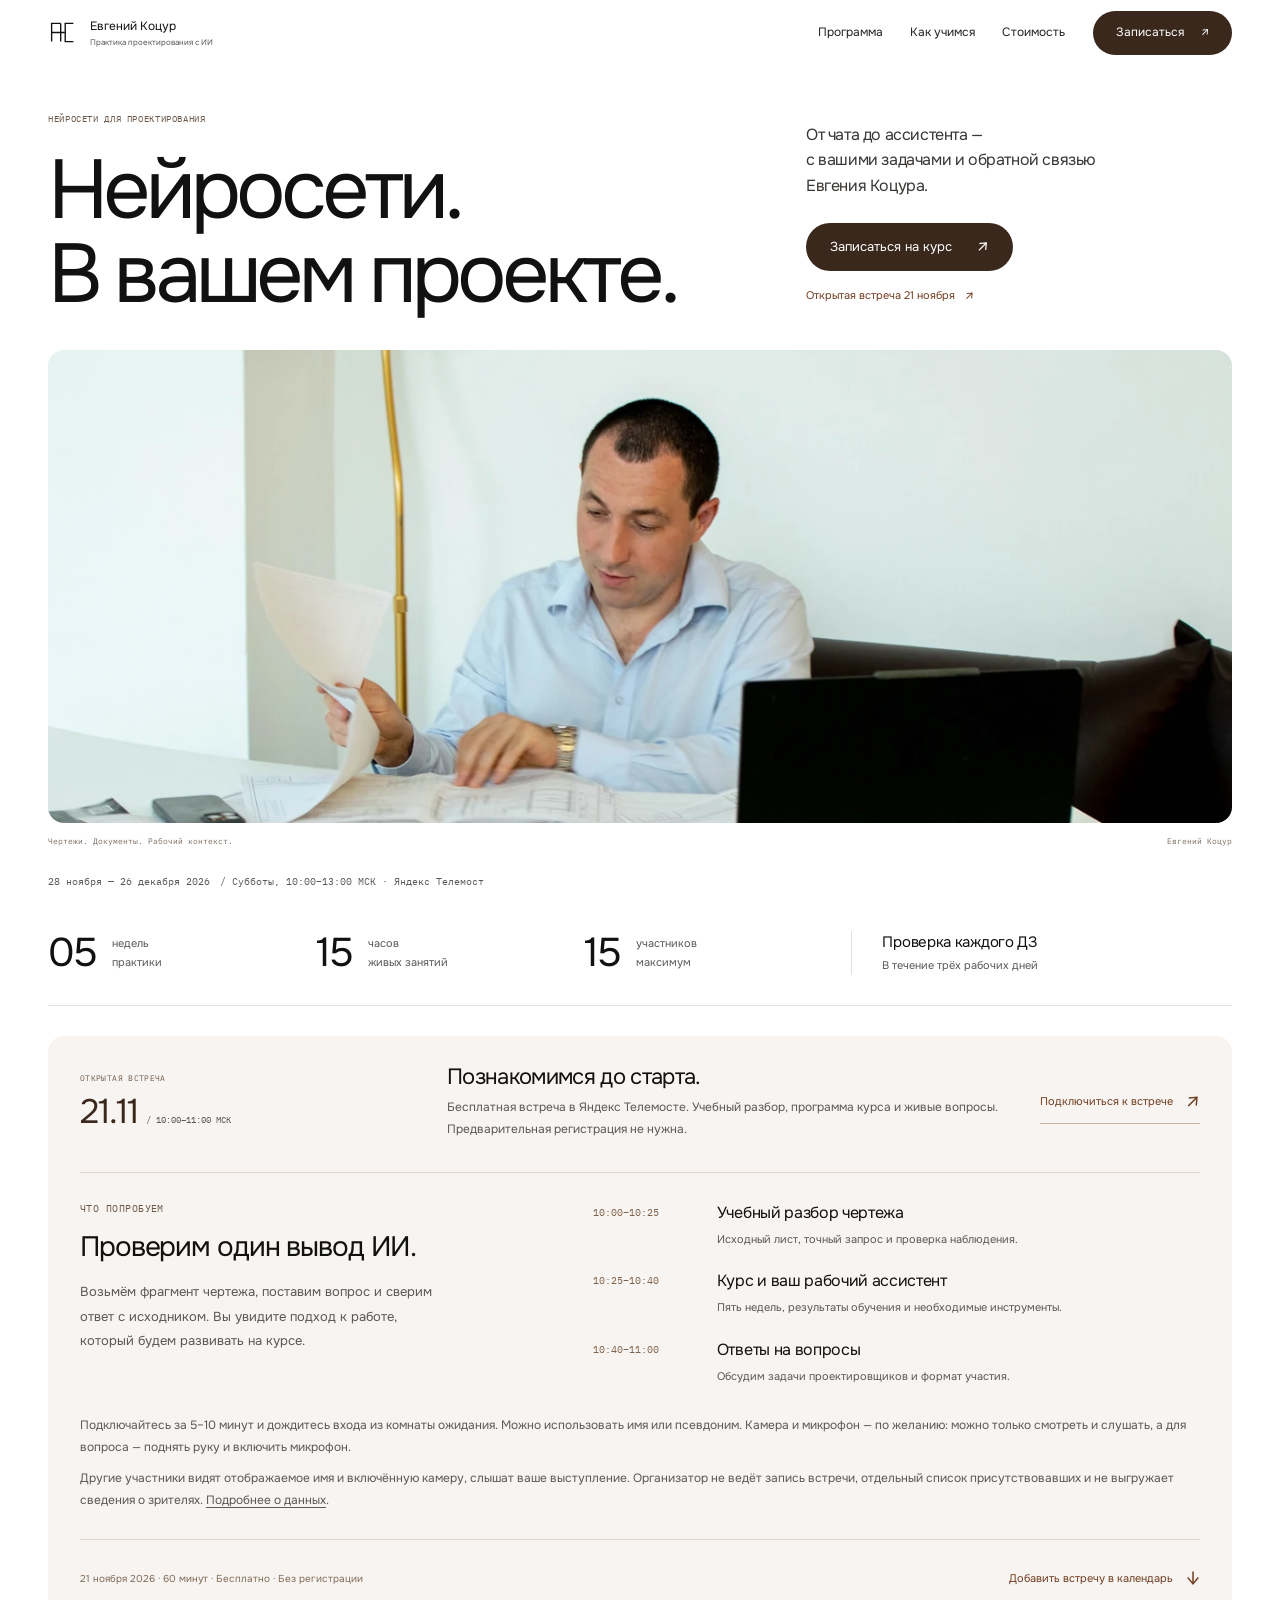
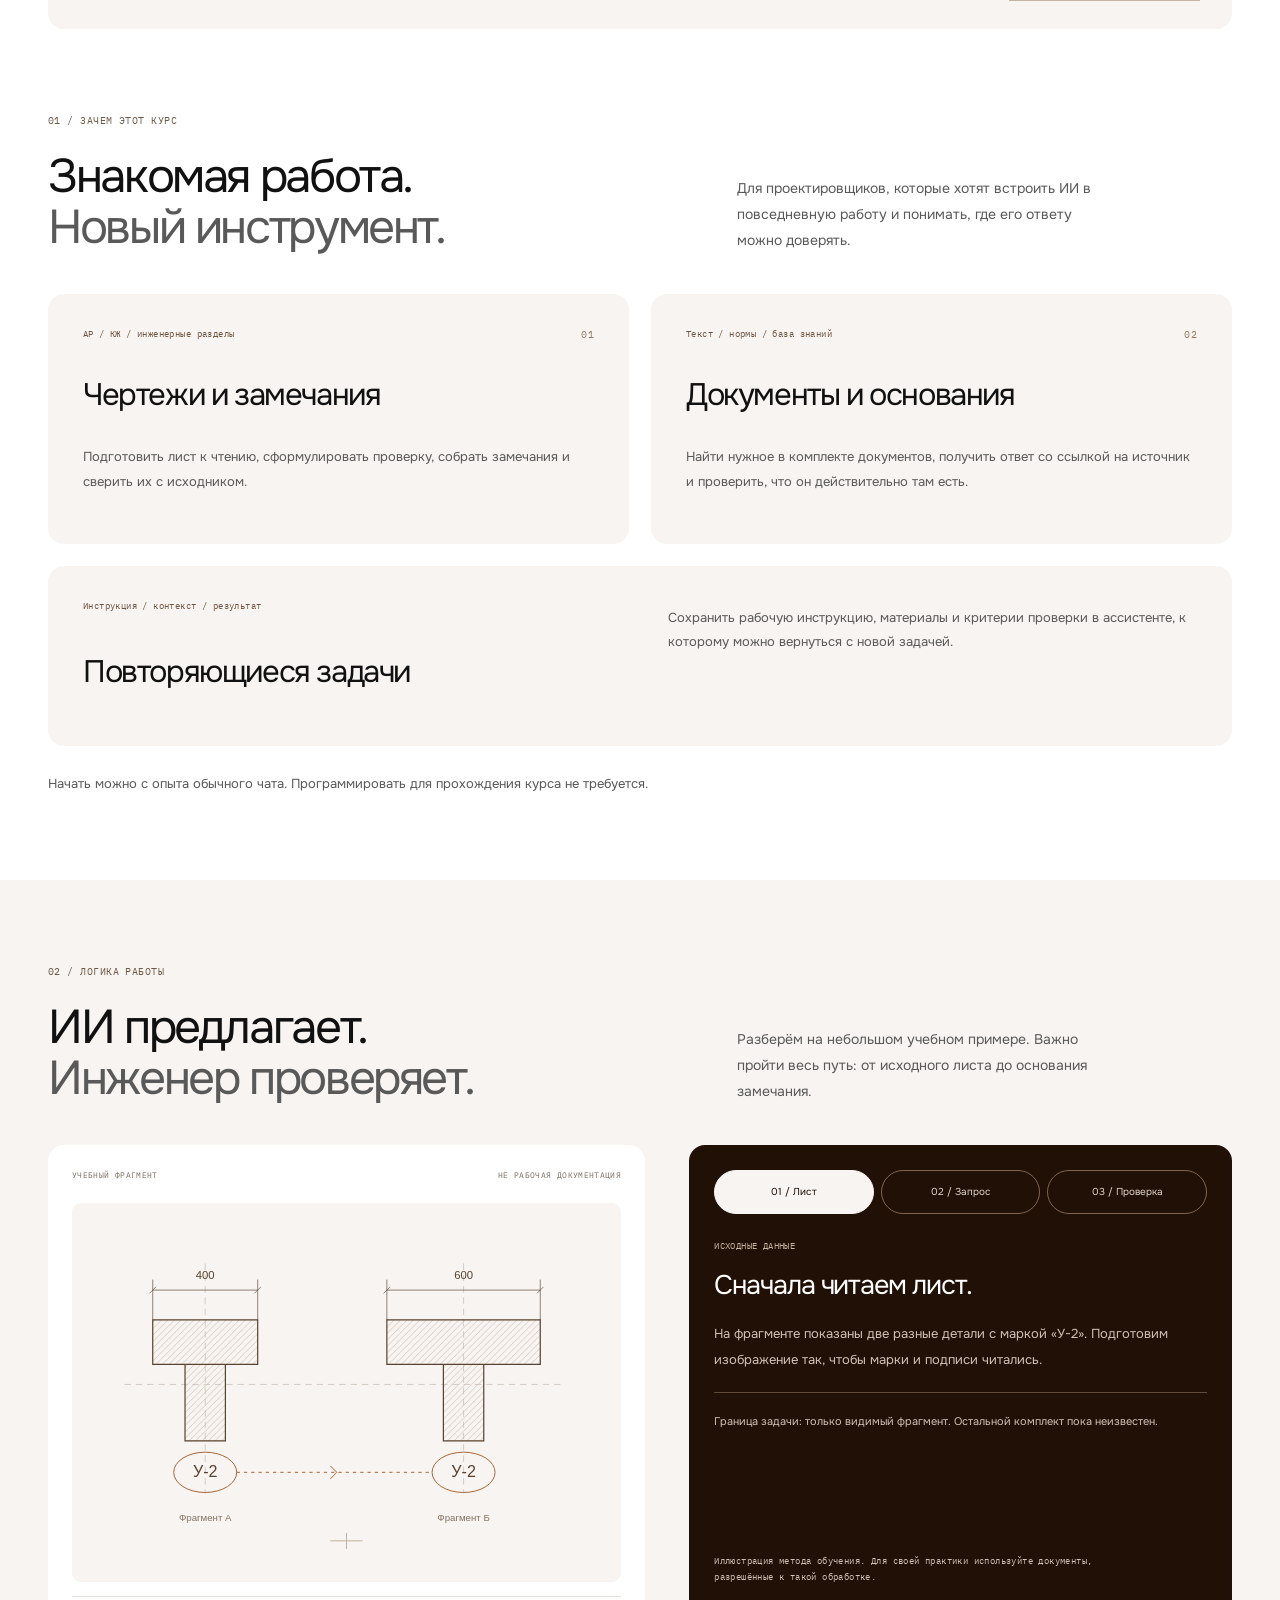
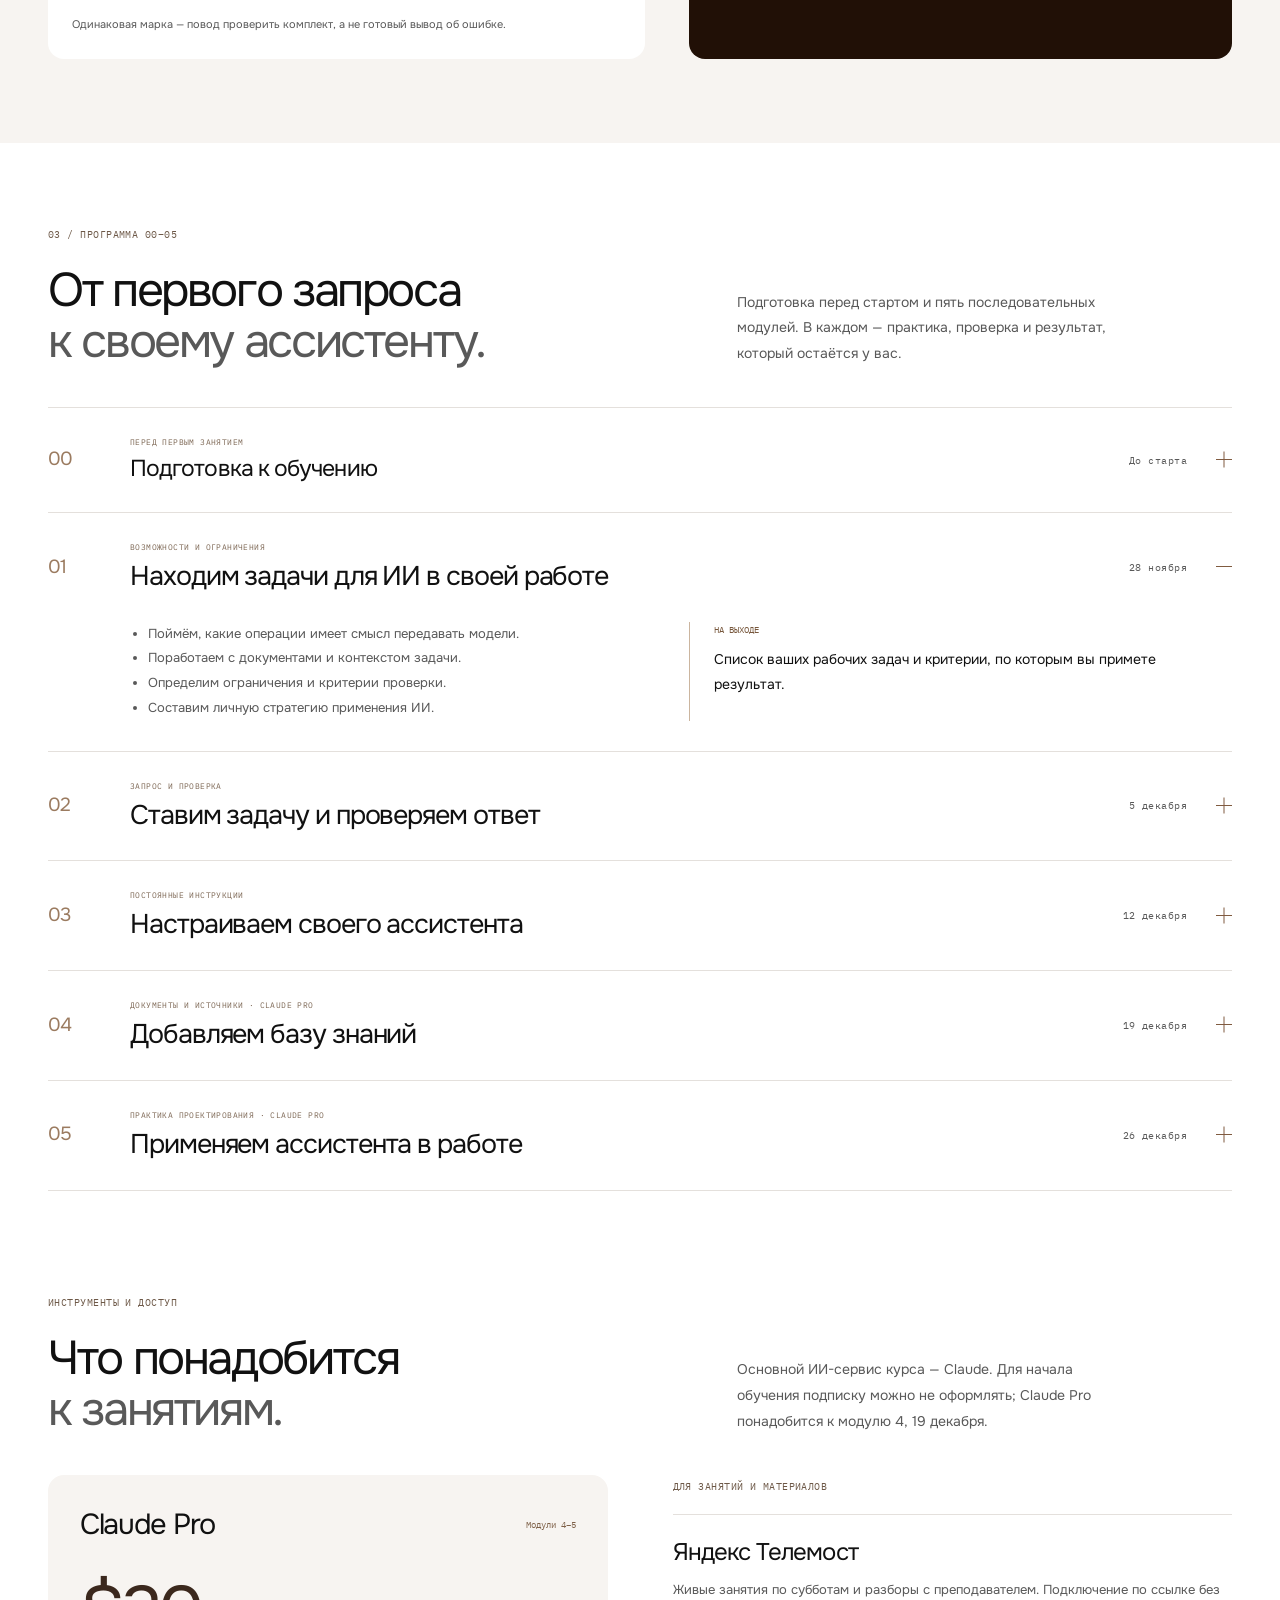
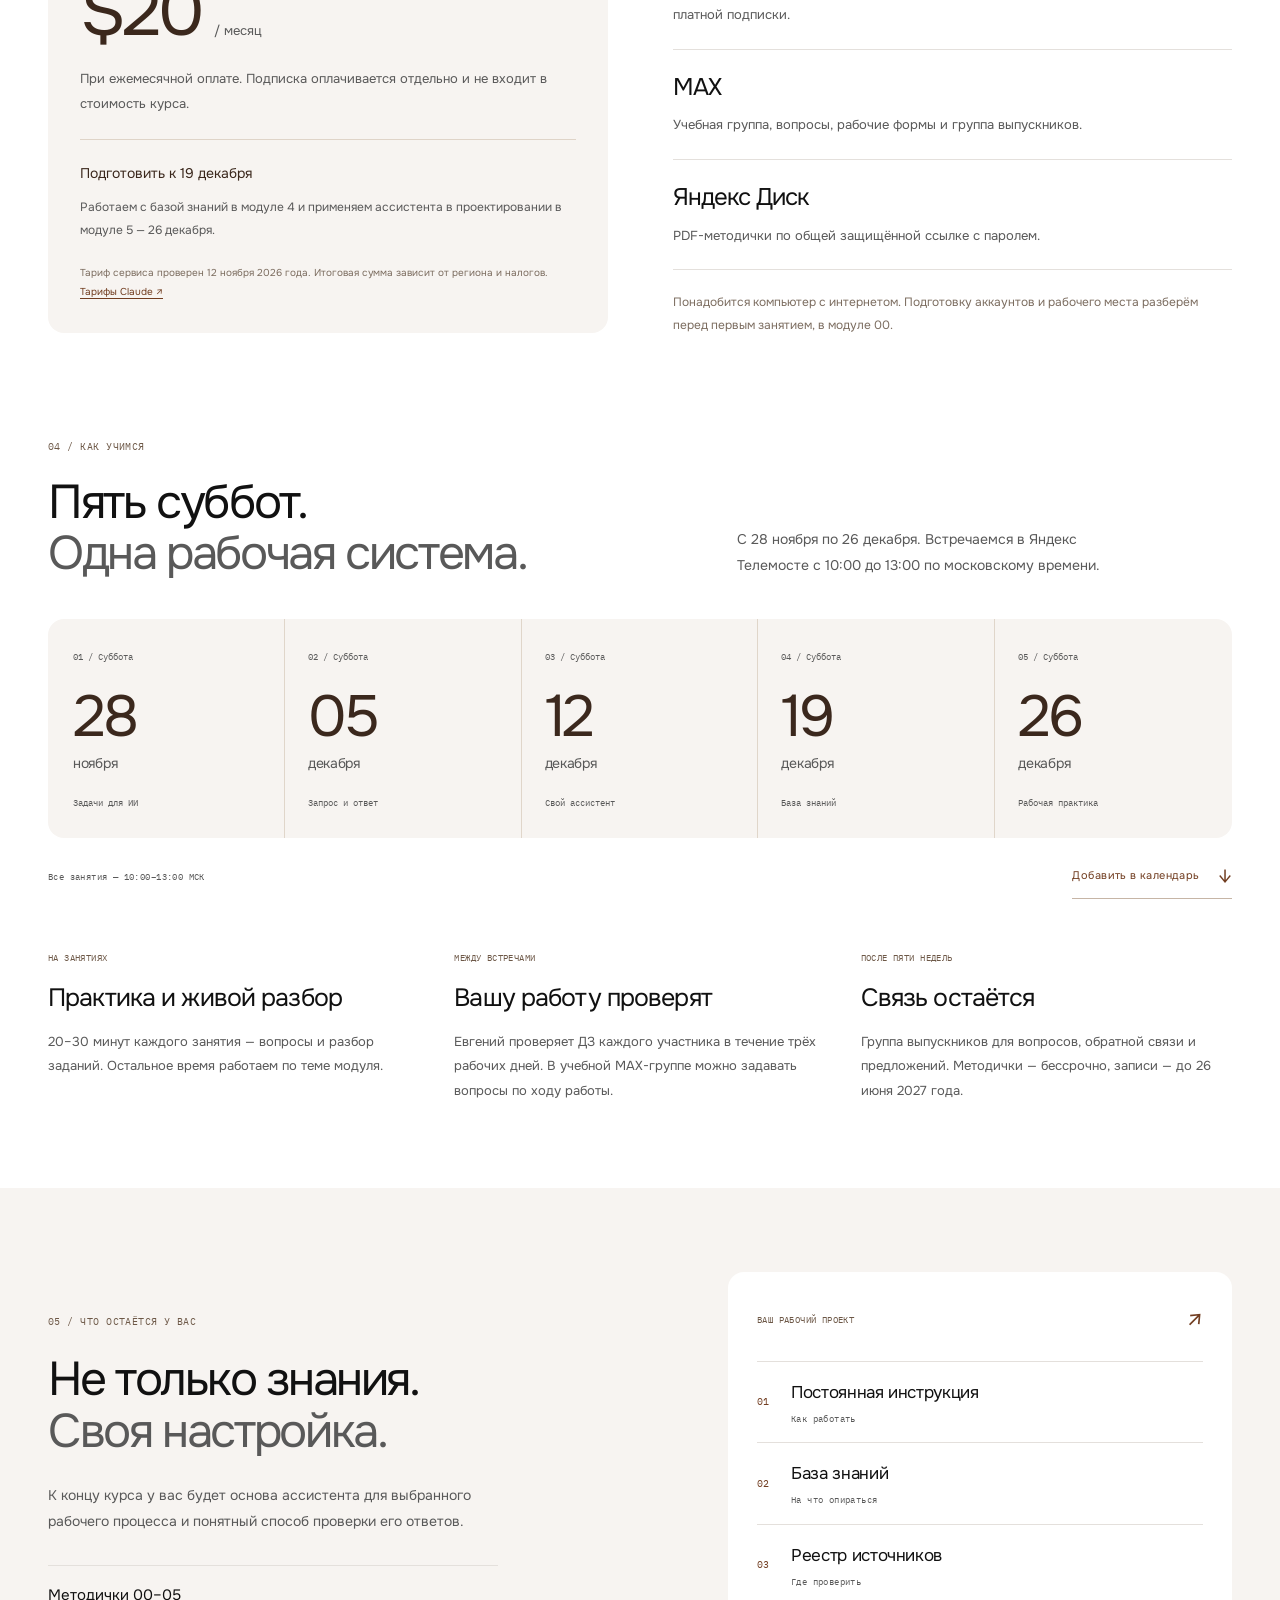
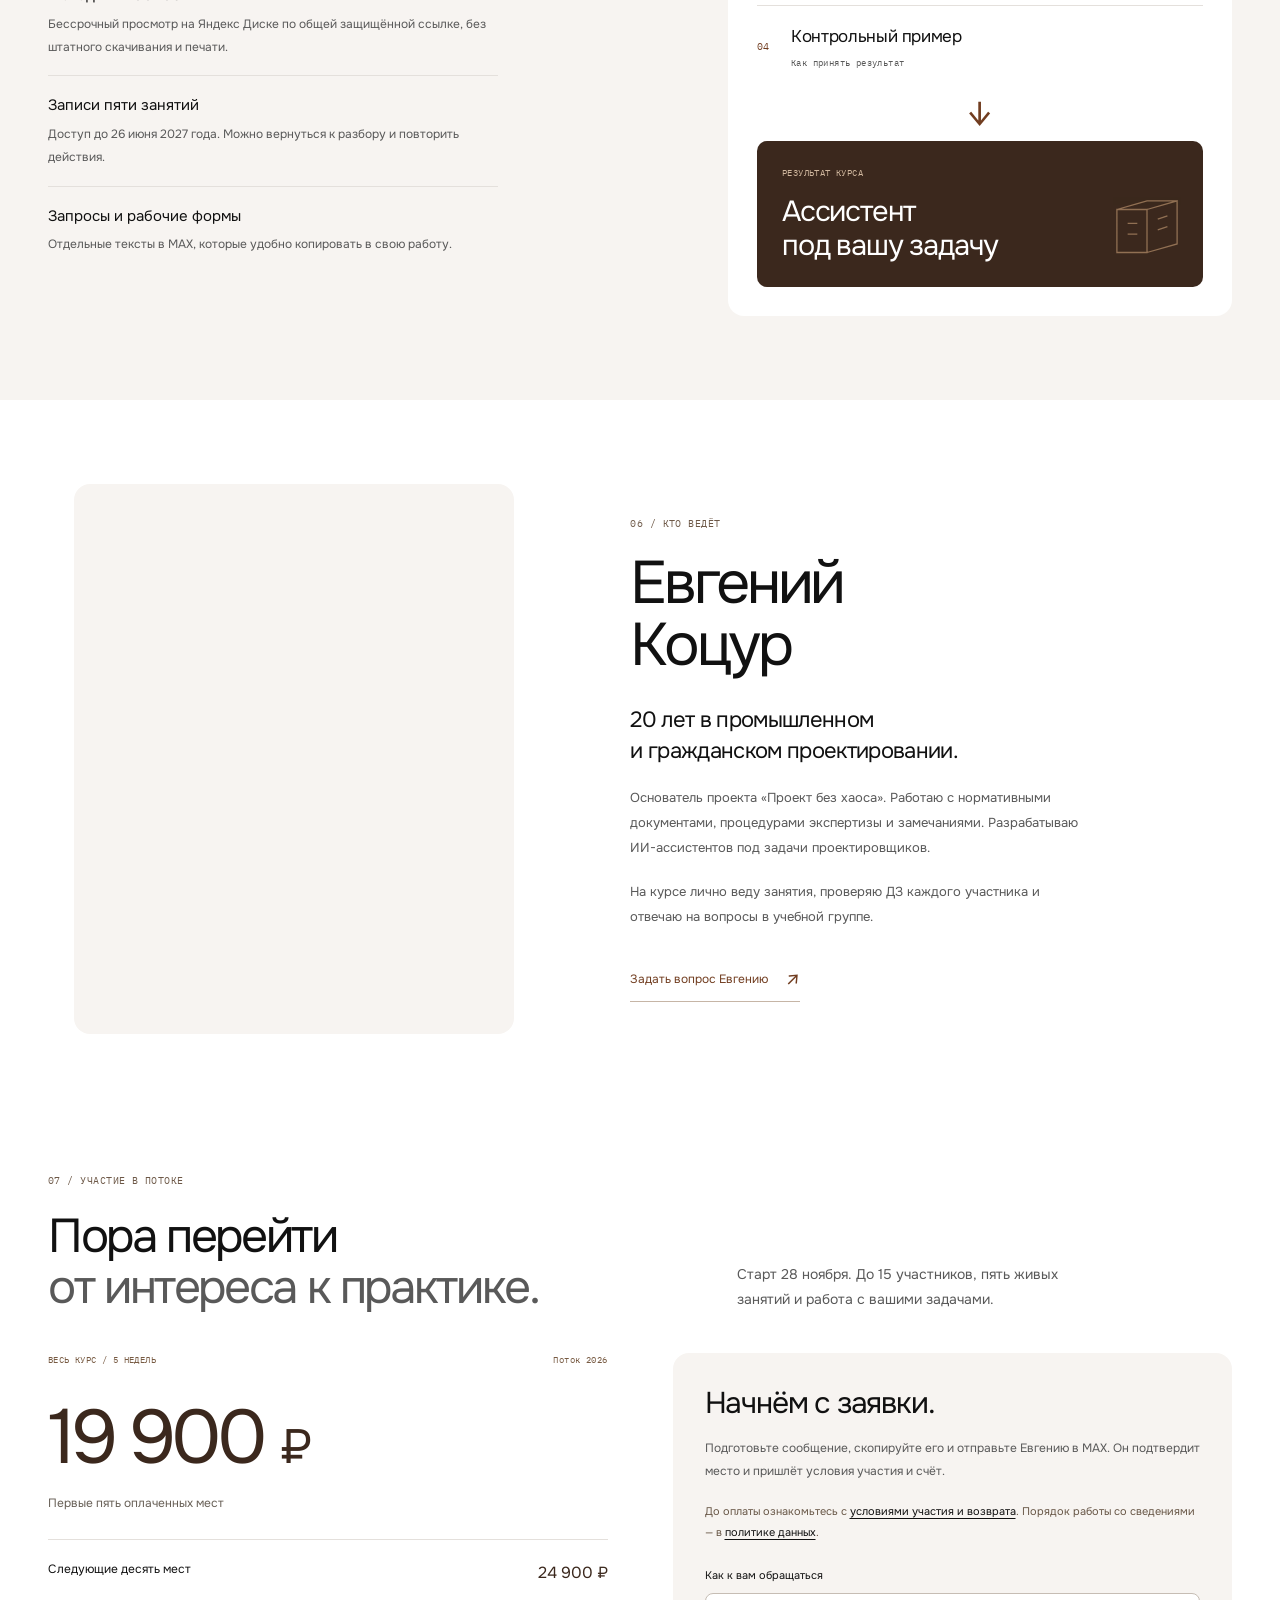
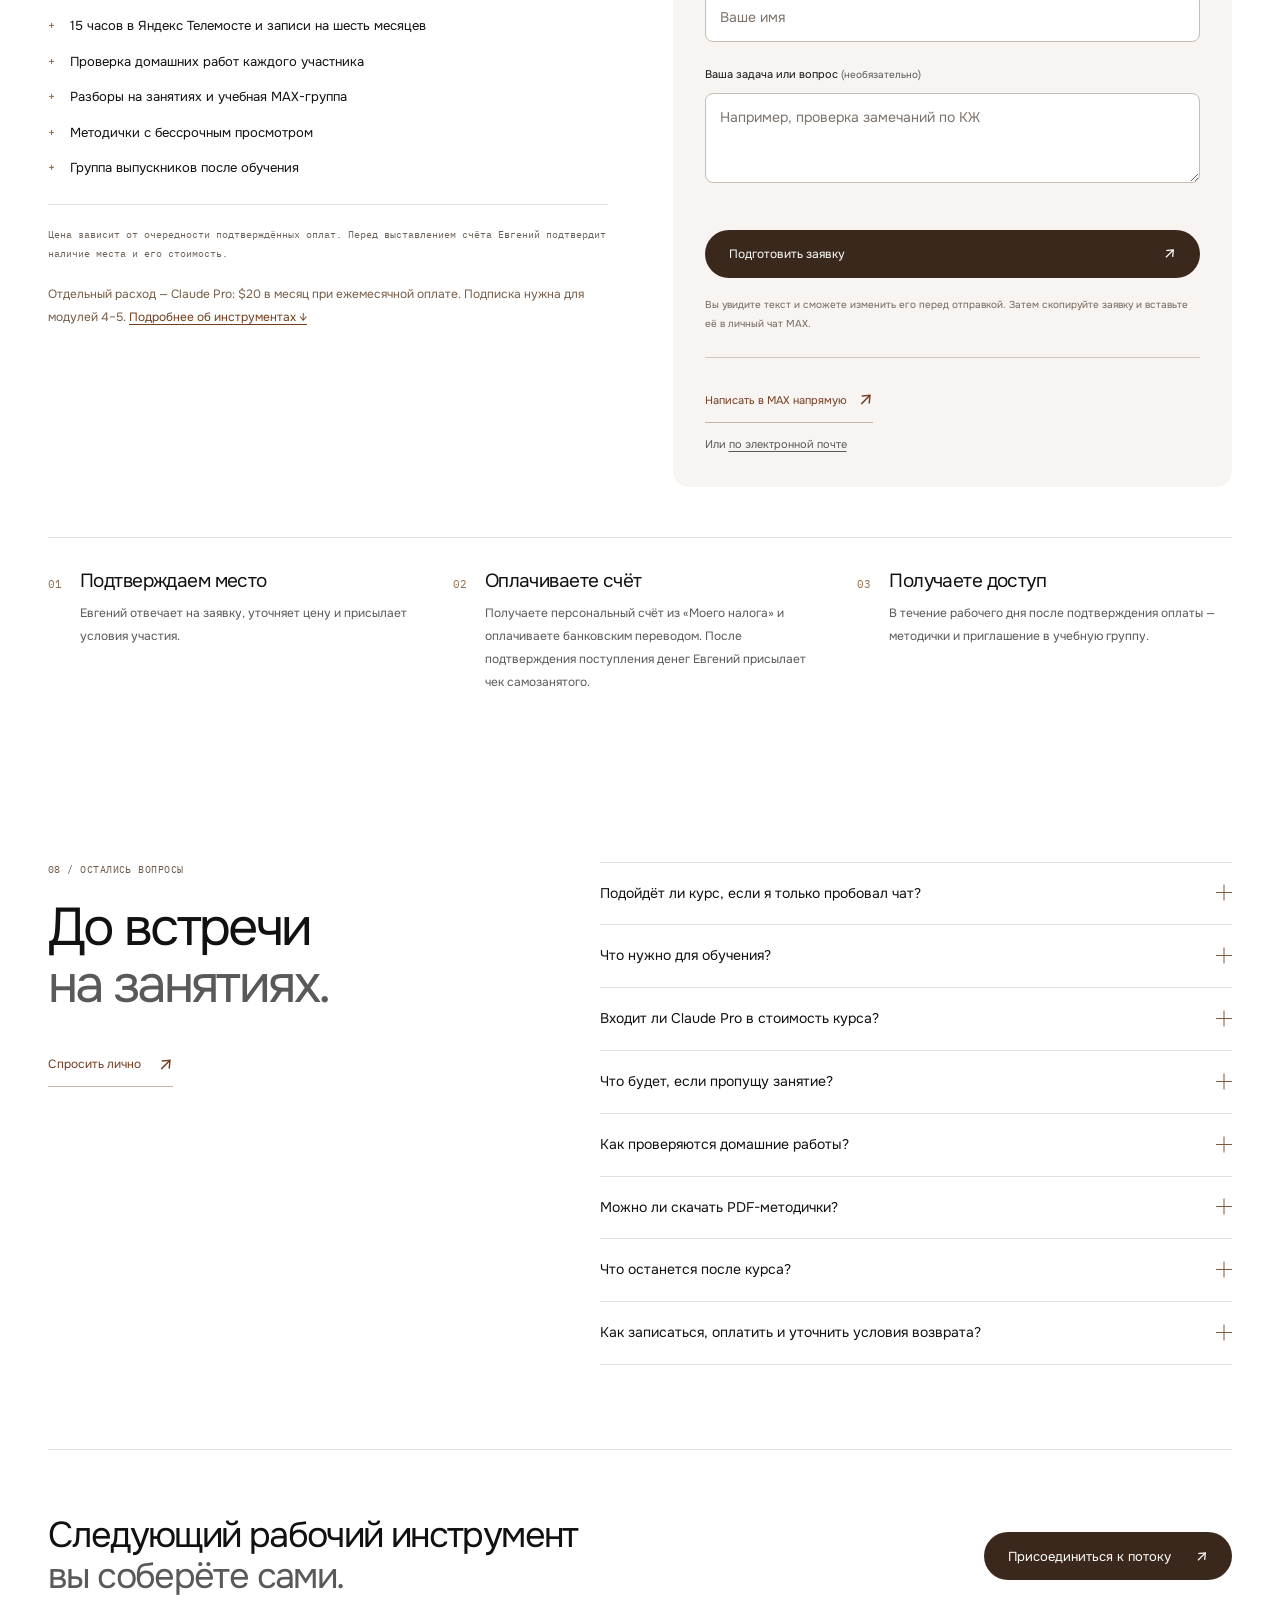
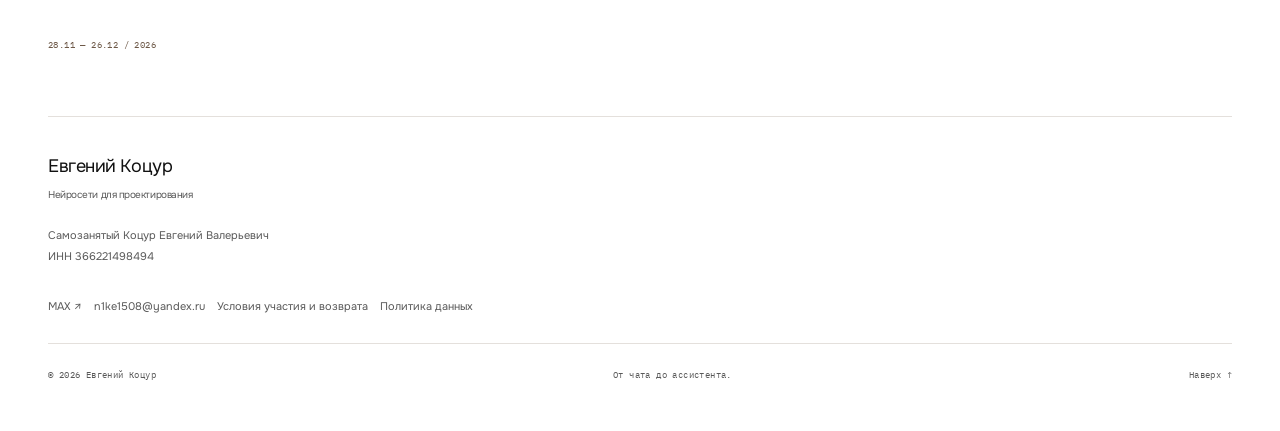
<file: index.html>
<!doctype html>
<html lang="ru">
<head>
  <meta charset="utf-8">
  <meta name="viewport" content="width=device-width, initial-scale=1">
  <title>Нейросети для проектирования: от чата до ассистента — курс Евгения Коцура</title>
  <meta name="description" content="Практический онлайн-курс для проектировщиков. 5 недель, 15 часов в Яндекс Телемосте, проверка каждой домашней работы. Старт 28 ноября 2026. Первые 5 оплаченных мест — 19 900 ₽, затем 24 900 ₽.">
  <meta name="theme-color" content="#ffffff">
  <meta name="color-scheme" content="light">
  <meta name="referrer" content="no-referrer">
  <meta http-equiv="Content-Security-Policy" content="default-src 'self'; script-src 'self'; style-src 'self'; img-src 'self'; connect-src 'none'; object-src 'none'; base-uri 'none'; form-action 'none'; frame-src 'none'">
  <link rel="canonical" href="https://evgeniikotsur.ru/">
  <meta property="og:type" content="website">
  <meta property="og:locale" content="ru_RU">
  <meta property="og:title" content="Нейросети для проектирования: от чата до ассистента">
  <meta property="og:description" content="5 недель практики с Евгением Коцуром. Старт 28 ноября 2026. Открытая встреча — 21 ноября, 10:00–11:00 МСК, бесплатно.">
  <meta property="og:url" content="https://evgeniikotsur.ru/">
  <meta property="og:image" content="https://evgeniikotsur.ru/images/course-social.png?v=d02b2d612544">
  <meta property="og:image:width" content="1200">
  <meta property="og:image:height" content="630">
  <meta property="og:image:alt" content="Нейросети для проектирования: от чата до ассистента. Евгений Коцур, 20 лет в ПГС. Старт 28 ноября 2026.">
  <meta name="twitter:card" content="summary_large_image">
  <link rel="icon" href="images/course-mark.svg" type="image/svg+xml">
  <link rel="preload" href="fonts/onest-regular.ttf" as="font" type="font/ttf" crossorigin>
  <link rel="stylesheet" href="css/style.css?v=20e0aaa053d5">
  <script src="js/main.js?v=a18a6745b78f" defer></script>
</head>
<body>
  <a class="skip-link" href="#main">Перейти к содержанию</a>
  <header class="site-header">
    <div class="container header-inner">
      <a class="brand" href="#top" aria-label="К началу страницы">
        <svg class="brand-mark" viewBox="0 0 32 32" fill="none" aria-hidden="true"><path d="M4 26V6h10M4 16h15V6h9M19 16v10h9M14 6v20" stroke="currentColor" stroke-width="1.5"/></svg>
        <span>Евгений Коцур<span class="brand-sub">Практика проектирования с ИИ</span></span>
      </a>
      <nav class="desktop-nav" aria-label="Основная навигация"><a href="#program">Программа</a><a href="#format">Как учимся</a><a href="#enroll" data-interest="course">Стоимость</a></nav>
      <a class="header-cta" href="#enroll" data-interest="course">Записаться <span aria-hidden="true">↗</span></a>
    </div>
  </header>
  <main id="main">
    <section class="hero container" id="top" aria-labelledby="hero-title">
      <div class="mollie-intro">
        <div><p class="eyebrow">Нейросети для проектирования</p><h1 id="hero-title">Нейросети.<br>В вашем проекте.</h1></div>
        <div class="mollie-lead"><p>От чата до ассистента —<br>с вашими задачами и обратной связью Евгения Коцура.</p><div class="hero-actions"><a class="button button-light" href="#enroll" data-interest="course">Записаться на курс <span aria-hidden="true">↗</span></a><a class="text-link" href="#meeting">Открытая встреча 21 ноября <span aria-hidden="true">↗</span></a></div></div>
      </div>
      <figure class="studio-art author-work">
        <picture class="work-photo-frame"><img src="images/author-work-1280.webp" srcset="images/author-work-1280.webp 1280w, images/author-work-2400.webp 2400w" sizes="(max-width:800px) calc(100vw - 36px), (max-width:1100px) calc(100vw - 64px), (max-width:1280px) calc(100vw - 96px), 1184px" width="2400" height="1600" fetchpriority="high" alt="Евгений Коцур за столом с чертежами, архитектурными материалами и ноутбуком"></picture>
        <figcaption><span>Чертежи. Документы. Рабочий контекст.</span><span>Евгений Коцур</span></figcaption>
      </figure>
      <p class="hero-date"><time datetime="2026-11-28T10:00:00+03:00">28 ноября — 26 декабря 2026</time><span>/ Субботы, 10:00–13:00 МСК · Яндекс Телемост</span></p>
      <dl class="hero-facts"><div><dt>05</dt><dd>недель<br>практики</dd></div><div><dt>15</dt><dd>часов<br>живых занятий</dd></div><div><dt>15</dt><dd>участников<br>максимум</dd></div><div class="fact-text"><dt>Проверка каждого ДЗ</dt><dd>В течение трёх рабочих дней</dd></div></dl>
    </section>
    <section class="open-meeting container" id="meeting" aria-labelledby="open-title">
      <div class="meeting-date"><span class="eyebrow">Открытая встреча</span><time datetime="2026-11-21T10:00:00+03:00">21.11 <span>/ 10:00–11:00 МСК</span></time></div>
      <div class="meeting-copy"><h2 id="open-title">Познакомимся до старта.</h2><p>Бесплатная встреча в Яндекс Телемосте. Учебный разбор, программа курса и живые вопросы. Предварительная регистрация не нужна.</p></div>
      <a class="text-link" id="meeting-join" href="https://telemost.yandex.ru/j/76679572681100" target="_blank" rel="noopener noreferrer" referrerpolicy="no-referrer">Подключиться к встрече <span aria-hidden="true">↗</span></a>
      <div class="meeting-details"><div class="meeting-focus"><p class="eyebrow">Что попробуем</p><h3>Проверим один вывод ИИ.</h3><p>Возьмём фрагмент чертежа, поставим вопрос и сверим ответ с исходником. Вы увидите подход к работе, который будем развивать на курсе.</p></div><ol class="meeting-agenda" aria-label="Программа открытой встречи"><li><span>10:00–10:25</span><div><h3>Учебный разбор чертежа</h3><p>Исходный лист, точный запрос и проверка наблюдения.</p></div></li><li><span>10:25–10:40</span><div><h3>Курс и ваш рабочий ассистент</h3><p>Пять недель, результаты обучения и необходимые инструменты.</p></div></li><li><span>10:40–11:00</span><div><h3>Ответы на вопросы</h3><p>Обсудим задачи проектировщиков и формат участия.</p></div></li></ol></div>
      <div class="meeting-participation"><p>Подключайтесь за 5–10 минут и дождитесь входа из комнаты ожидания. Можно использовать имя или псевдоним. Камера и микрофон — по желанию: можно только смотреть и слушать, а для вопроса — поднять руку и включить микрофон.</p><p>Другие участники видят отображаемое имя и включённую камеру, слышат ваше выступление. Организатор не ведёт запись встречи, отдельный список присутствовавших и не выгружает сведения о зрителях. <a href="privacy.html#privacy-3">Подробнее о данных</a>.</p></div>
      <div class="meeting-footer"><span>21 ноября 2026 · 60 минут · Бесплатно · Без регистрации</span><a class="text-link" href="open-meeting.ics" download>Добавить встречу в календарь <span aria-hidden="true">↓</span></a></div>
    </section>
    <section class="section container" aria-labelledby="tasks-title">
      <div class="section-heading"><p class="eyebrow">01 / Зачем этот курс</p><h2 id="tasks-title">Знакомая работа.<br><span class="muted">Новый инструмент.</span></h2><p class="section-intro">Для проектировщиков, которые хотят встроить ИИ в повседневную работу и понимать, где его ответу можно доверять.</p></div>
      <div class="task-list">
        <article><span class="row-index">01</span><h3>Чертежи и замечания</h3><p>Подготовить лист к чтению, сформулировать проверку, собрать замечания и сверить их с исходником.</p><span class="task-tag">АР / КЖ / инженерные разделы</span></article>
        <article><span class="row-index">02</span><h3>Документы и основания</h3><p>Найти нужное в комплекте документов, получить ответ со ссылкой на источник и проверить, что он действительно там есть.</p><span class="task-tag">Текст / нормы / база знаний</span></article>
        <article><span class="row-index">03</span><h3>Повторяющиеся задачи</h3><p>Сохранить рабочую инструкцию, материалы и критерии проверки в ассистенте, к которому можно вернуться с новой задачей.</p><span class="task-tag">Инструкция / контекст / результат</span></article>
      </div>
      <p class="section-note">Начать можно с опыта обычного чата. Программировать для прохождения курса не требуется.</p>
    </section>
    <section class="practice-section section" id="practice" aria-labelledby="practice-title">
      <div class="container">
        <div class="section-heading"><p class="eyebrow">02 / Логика работы</p><h2 id="practice-title">ИИ предлагает.<br><span class="muted">Инженер проверяет.</span></h2><p class="section-intro">Разберём на небольшом учебном примере. Важно пройти весь путь: от исходного листа до основания замечания.</p></div>
        <div class="practice-layout">
          <figure class="practice-drawing"><div class="drawing-label"><span>Учебный фрагмент</span><span>Не рабочая документация</span></div><img src="images/course-detail.svg" alt="Два разных учебных узла с одинаковой маркой У-2. Повторяющиеся марки выделены для проверки по полному комплекту" width="680" height="470" loading="lazy"><figcaption>Одинаковая марка — повод проверить комплект, а не готовый вывод об ошибке.</figcaption></figure>
          <div class="practice-workflow" data-workflow>
            <div class="workflow-nav" aria-label="Этапы разбора"><button type="button" data-step="0" aria-pressed="true">01 / Лист</button><button type="button" data-step="1" aria-pressed="false">02 / Запрос</button><button type="button" data-step="2" aria-pressed="false">03 / Проверка</button></div>
            <div class="workflow-panels" aria-live="polite" aria-atomic="true">
              <article data-panel="0"><p class="eyebrow">Исходные данные</p><h3>Сначала читаем лист.</h3><p>На фрагменте показаны две разные детали с маркой «У-2». Подготовим изображение так, чтобы марки и подписи читались.</p><p class="workflow-foot">Граница задачи: только видимый фрагмент. Остальной комплект пока неизвестен.</p></article>
              <article data-panel="1"><p class="eyebrow">Постановка задачи</p><h3>Спрашиваем конкретно.</h3><blockquote>«Составь список марок узлов на фрагменте. Покажи повторяющиеся обозначения. Для каждого укажи место на листе. Не делай выводов по отсутствующим данным».</blockquote><p class="workflow-foot">Формат ответа задан заранее: марка → расположение → что нужно уточнить.</p></article>
              <article data-panel="2"><p class="eyebrow">Проверка результата</p><h3>Возвращаемся к исходнику.</h3><p>Сверяем обе марки с изображением и проверяем их по полному комплекту. До этой сверки одинаковое обозначение остаётся кандидатом на проверку.</p><p class="workflow-foot"><span class="annotation-mark" aria-hidden="true">↳</span> Результат: проверяемое замечание с понятным основанием.</p></article>
            </div>
            <p class="sample-caption">Иллюстрация метода обучения. Для своей практики используйте документы, разрешённые к такой обработке.</p>
          </div>
        </div>
      </div>
    </section>
    <section class="section container program-section" id="program" aria-labelledby="program-title">
      <div class="section-heading"><p class="eyebrow">03 / Программа 00–05</p><h2 id="program-title">От первого запроса<br><span class="muted">к своему ассистенту.</span></h2><p class="section-intro">Подготовка перед стартом и пять последовательных модулей. В каждом — практика, проверка и результат, который остаётся у вас.</p></div>
      <div class="program-list">
        <details class="module module-prep"><summary><span class="module-number">00</span><span class="module-heading"><span class="module-kicker">Перед первым занятием</span><span class="module-title">Подготовка к обучению</span></span><span class="module-date">До старта</span><span class="expand-mark" aria-hidden="true"></span></summary><div class="module-body"><ul><li>Подготовим аккаунт Claude и необходимые инструменты. Подписка Pro понадобится к модулю 4, 19 декабря.</li><li>Разберём условия работы с документами.</li><li>Подготовим разрешённые исходные материалы для практики.</li></ul><p class="module-result"><span>На выходе</span>Готовое рабочее место и понимание, что понадобится к первому занятию.</p></div></details>
        <details class="module" open><summary><span class="module-number">01</span><span class="module-heading"><span class="module-kicker">Возможности и ограничения</span><span class="module-title">Находим задачи для ИИ в своей работе</span></span><time class="module-date" datetime="2026-11-28">28 ноября</time><span class="expand-mark" aria-hidden="true"></span></summary><div class="module-body"><ul><li>Поймём, какие операции имеет смысл передавать модели.</li><li>Поработаем с документами и контекстом задачи.</li><li>Определим ограничения и критерии проверки.</li><li>Составим личную стратегию применения ИИ.</li></ul><p class="module-result"><span>На выходе</span>Список ваших рабочих задач и критерии, по которым вы примете результат.</p></div></details>
        <details class="module"><summary><span class="module-number">02</span><span class="module-heading"><span class="module-kicker">Запрос и проверка</span><span class="module-title">Ставим задачу и проверяем ответ</span></span><time class="module-date" datetime="2026-12-05">5 декабря</time><span class="expand-mark" aria-hidden="true"></span></summary><div class="module-body"><ul><li>Соберём исходные данные и сформулируем запрос.</li><li>Научимся уточнять неизвестное и исправлять ошибки.</li><li>Продолжим длинную работу, сохраняя контекст.</li><li>Зафиксируем удачный способ решения.</li></ul><p class="module-result"><span>На выходе</span>Проверенный запрос, принятый результат и запись порядка работы.</p></div></details>
        <details class="module"><summary><span class="module-number">03</span><span class="module-heading"><span class="module-kicker">Постоянные инструкции</span><span class="module-title">Настраиваем своего ассистента</span></span><time class="module-date" datetime="2026-12-12">12 декабря</time><span class="expand-mark" aria-hidden="true"></span></summary><div class="module-body"><ul><li>Создадим проект в Claude.</li><li>Разделим постоянную инструкцию и данные текущей задачи.</li><li>Добавим общие материалы и контрольные примеры.</li><li>Сохраним версию настройки для повторного использования.</li></ul><p class="module-result"><span>На выходе</span>Ассистент для одного повторяющегося рабочего процесса.</p></div></details>
        <details class="module"><summary><span class="module-number">04</span><span class="module-heading"><span class="module-kicker">Документы и источники · Claude Pro</span><span class="module-title">Добавляем базу знаний</span></span><time class="module-date" datetime="2026-12-19">19 декабря</time><span class="expand-mark" aria-hidden="true"></span></summary><div class="module-body"><ul><li>Подготовим документы и заведём реестр источников.</li><li>Проверим, что ассистент прочитал материалы.</li><li>Поработаем с поиском и исследованием пробелов.</li><li>Проверим ответы по документам и основаниям.</li></ul><p class="module-result"><span>На выходе</span>Подготовленная база знаний и порядок проверки ответов по источникам.</p></div></details>
        <details class="module"><summary><span class="module-number">05</span><span class="module-heading"><span class="module-kicker">Практика проектирования · Claude Pro</span><span class="module-title">Применяем ассистента в работе</span></span><time class="module-date" datetime="2026-12-26">26 декабря</time><span class="expand-mark" aria-hidden="true"></span></summary><div class="module-body"><ul><li>Подготовим крупный чертёж к чтению и проверке.</li><li>Составим текст по чертежам и разберём расчётную задачу.</li><li>Проверим согласованность разделов.</li><li>Сохраним рабочую настройку и её отдельную копию.</li></ul><p class="module-result"><span>На выходе</span>Рабочий проект ассистента, реестр документов и проверенный результат.</p></div></details>
      </div>
    </section>
    <section class="section container tools-section" id="tools" aria-labelledby="tools-title">
      <div class="section-heading"><p class="eyebrow">Инструменты и доступ</p><h2 id="tools-title">Что понадобится<br><span class="muted">к занятиям.</span></h2><p class="section-intro">Основной ИИ-сервис курса — Claude. Для начала обучения подписку можно не оформлять; Claude Pro понадобится к модулю 4, 19 декабря.</p></div>
      <div class="tools-layout"><article class="claude-plan" aria-labelledby="claude-title"><div class="tool-card-top"><h3 id="claude-title">Claude Pro</h3><span class="tool-stage">Модули 4–5</span></div><p class="tool-price">$20<span>/ месяц</span></p><p class="tool-price-copy">При ежемесячной оплате. Подписка оплачивается отдельно и не входит в стоимость курса.</p><div class="tool-deadline"><span>Подготовить к 19 декабря</span><p>Работаем с базой знаний в модуле 4 и применяем ассистента в проектировании в модуле 5 — 26 декабря.</p></div><p class="tool-price-source">Тариф сервиса проверен 12 ноября 2026 года. Итоговая сумма зависит от региона и налогов. <a href="https://claude.com/pricing" target="_blank" rel="noopener noreferrer">Тарифы Claude ↗</a></p></article>
      <div class="study-tools"><p class="eyebrow">Для занятий и материалов</p><dl><div><dt>Яндекс Телемост</dt><dd>Живые занятия по субботам и разборы с преподавателем. Подключение по ссылке без платной подписки.</dd></div><div><dt>MAX</dt><dd>Учебная группа, вопросы, рабочие формы и группа выпускников.</dd></div><div><dt>Яндекс Диск</dt><dd>PDF-методички по общей защищённой ссылке с паролем.</dd></div></dl><p class="tools-preparation">Понадобится компьютер с интернетом. Подготовку аккаунтов и рабочего места разберём перед первым занятием, в модуле 00.</p></div></div>
    </section>
    <section class="section container" id="format" aria-labelledby="format-title">
      <div class="section-heading"><p class="eyebrow">04 / Как учимся</p><h2 id="format-title">Пять суббот.<br><span class="muted">Одна рабочая система.</span></h2><p class="section-intro">С 28 ноября по 26 декабря. Встречаемся в Яндекс Телемосте с 10:00 до 13:00 по московскому времени.</p></div>
      <ol class="calendar" aria-label="Расписание занятий"><li><span>01 / Суббота</span><time datetime="2026-11-28T10:00:00+03:00">28<span>ноября</span></time><span>Задачи для ИИ</span></li><li><span>02 / Суббота</span><time datetime="2026-12-05T10:00:00+03:00">05<span>декабря</span></time><span>Запрос и ответ</span></li><li><span>03 / Суббота</span><time datetime="2026-12-12T10:00:00+03:00">12<span>декабря</span></time><span>Свой ассистент</span></li><li><span>04 / Суббота</span><time datetime="2026-12-19T10:00:00+03:00">19<span>декабря</span></time><span>База знаний</span></li><li><span>05 / Суббота</span><time datetime="2026-12-26T10:00:00+03:00">26<span>декабря</span></time><span>Рабочая практика</span></li></ol>
      <div class="calendar-footer"><span>Все занятия — 10:00–13:00 МСК</span><a class="text-link" href="course-schedule.ics" download>Добавить в календарь <span aria-hidden="true">↓</span></a></div>
      <div class="format-grid"><article><span class="eyebrow">На занятиях</span><h3>Практика и живой разбор</h3><p>20–30 минут каждого занятия — вопросы и разбор заданий. Остальное время работаем по теме модуля.</p></article><article><span class="eyebrow">Между встречами</span><h3>Вашу работу проверят</h3><p>Евгений проверяет ДЗ каждого участника в течение трёх рабочих дней. В учебной MAX-группе можно задавать вопросы по ходу работы.</p></article><article><span class="eyebrow">После пяти недель</span><h3>Связь остаётся</h3><p>Группа выпускников для вопросов, обратной связи и предложений. Методички — бессрочно, записи — до 26 июня 2027 года.</p></article></div>
    </section>
    <section class="section materials-section" aria-labelledby="materials-title"><div class="container materials-layout">
      <div><p class="eyebrow">05 / Что остаётся у вас</p><h2 id="materials-title">Не только знания.<br><span class="muted">Своя настройка.</span></h2><p class="section-intro">К концу курса у вас будет основа ассистента для выбранного рабочего процесса и понятный способ проверки его ответов.</p><dl class="access-list"><div><dt>Методички 00–05</dt><dd>Бессрочный просмотр на Яндекс Диске по общей защищённой ссылке, без штатного скачивания и печати.</dd></div><div><dt>Записи пяти занятий</dt><dd>Доступ до 26 июня 2027 года. Можно вернуться к разбору и повторить действия.</dd></div><div><dt>Запросы и рабочие формы</dt><dd>Отдельные тексты в MAX, которые удобно копировать в свою работу.</dd></div></dl></div>
      <div class="assistant-map" aria-label="Состав вашего ассистента"><div class="map-head"><span class="eyebrow">Ваш рабочий проект</span><span aria-hidden="true">↗</span></div><div class="map-row"><span class="map-number">01</span><span>Постоянная инструкция</span><span class="map-detail">Как работать</span></div><div class="map-row"><span class="map-number">02</span><span>База знаний</span><span class="map-detail">На что опираться</span></div><div class="map-row"><span class="map-number">03</span><span>Реестр источников</span><span class="map-detail">Где проверить</span></div><div class="map-row"><span class="map-number">04</span><span>Контрольный пример</span><span class="map-detail">Как принять результат</span></div><div class="map-connector" aria-hidden="true">↓</div><div class="map-output"><span class="eyebrow">Результат курса</span><span>Ассистент<br>под вашу задачу</span><svg viewBox="0 0 80 80" fill="none" aria-hidden="true"><path d="M12 60V20h28v40H12Zm28-40 28-8v40l-28 8M12 20l28-8h28M22 33h9M22 43h9M50 29l9-3M50 39l9-3" stroke="currentColor" stroke-width="1.2"/></svg></div></div>
    </div></section>
    <section class="section container teacher-section" id="teacher" aria-labelledby="teacher-title">
      <figure class="teacher-portrait"><picture class="portrait-photo-frame"><img src="images/author-portrait-600.webp" srcset="images/author-portrait-600.webp 600w, images/author-portrait-1200.webp 1200w" sizes="(max-width:480px) calc(100vw - 36px), 440px" width="1200" height="1800" loading="lazy" decoding="async" alt="Портрет Евгения Коцура, автора и ведущего курса"></picture></figure>
      <div class="teacher-copy"><p class="eyebrow">06 / Кто ведёт</p><h2 id="teacher-title">Евгений<br>Коцур</h2><p class="teacher-lead">20 лет в промышленном<br>и гражданском проектировании.</p><p class="teacher-experience">Основатель проекта «Проект без хаоса». Работаю с нормативными документами, процедурами экспертизы и замечаниями. Разрабатываю ИИ-ассистентов под задачи проектировщиков.</p><p>На курсе лично веду занятия, проверяю ДЗ каждого участника и отвечаю на вопросы в учебной группе.</p><a class="text-link" href="https://max.ru/u/f9LHodD0cOIU68h-HiZimr35EaPRvuUT0JCbWIXVLx1k7tuKN1WsIWpv5bM" target="_blank" rel="noopener noreferrer">Задать вопрос Евгению <span aria-hidden="true">↗</span></a></div>
    </section>
    <section class="section enroll-section" id="enroll" aria-labelledby="enroll-title"><div class="container">
      <div class="section-heading"><p class="eyebrow">07 / Участие в потоке</p><h2 id="enroll-title">Пора перейти<br><span class="muted">от интереса к практике.</span></h2><p class="section-intro">Старт 28 ноября. До 15 участников, пять живых занятий и работа с вашими задачами.</p></div>
      <div class="enroll-layout">
        <div class="price-panel"><div class="price-top"><span class="eyebrow">Весь курс / 5 недель</span><span class="price-label">Поток 2026</span></div><p class="price">19 900 <span>₽</span></p><p class="price-caption">Первые пять оплаченных мест</p><div class="next-price"><span>Следующие десять мест</span><span>24 900 ₽</span></div><ul class="included-list"><li>15 часов в Яндекс Телемосте и записи на шесть месяцев</li><li>Проверка домашних работ каждого участника</li><li>Разборы на занятиях и учебная MAX-группа</li><li>Методички с бессрочным просмотром</li><li>Группа выпускников после обучения</li></ul><p class="price-note">Цена зависит от очередности подтверждённых оплат. Перед выставлением счёта Евгений подтвердит наличие места и его стоимость.</p><p class="subscription-cost">Отдельный расход — Claude Pro: $20 в месяц при ежемесячной оплате. Подписка нужна для модулей 4–5. <a href="#tools">Подробнее об инструментах ↓</a></p></div>
        <div class="enroll-form-panel"><h3>Начнём с заявки.</h3><p class="form-intro">Подготовьте сообщение, скопируйте его и отправьте Евгению в MAX. Он подтвердит место и пришлёт условия участия и счёт.</p>
          <p class="enrollment-terms">До оплаты ознакомьтесь с <a href="offer.html">условиями участия и возврата</a>. Порядок работы со сведениями — в <a href="privacy.html">политике данных</a>.</p>
          <form id="enrollment-form" hidden>
            <div class="field"><label for="participant-name">Как к вам обращаться</label><input id="participant-name" name="name" type="text" autocomplete="given-name" maxlength="80" required placeholder="Ваше имя"></div>
            <div class="field"><label for="participant-question">Ваша задача или вопрос <span>(необязательно)</span></label><textarea id="participant-question" name="question" rows="2" maxlength="600" placeholder="Например, проверка замечаний по КЖ"></textarea></div>
            <button class="button button-light button-full" type="submit">Подготовить заявку <span aria-hidden="true">↗</span></button>
            <p class="form-note">Вы увидите текст и сможете изменить его перед отправкой. Затем скопируйте заявку и вставьте её в личный чат MAX.</p>
          </form>
          <div class="draft-panel" id="draft-panel" hidden><h4 id="draft-heading" tabindex="-1">Заявка подготовлена</h4><p>Скопируйте текст, откройте MAX и вставьте заявку в личный чат Евгения.</p><label class="sr-only" for="draft-text">Текст заявки</label><textarea id="draft-text" rows="6" readonly></textarea><button class="button button-light button-full" id="copy-draft" type="button">Скопировать заявку</button><div class="draft-tools"><a class="text-link" id="max-contact-link" href="https://max.ru/u/f9LHodD0cOIU68h-HiZimr35EaPRvuUT0JCbWIXVLx1k7tuKN1WsIWpv5bM" target="_blank" rel="noopener noreferrer" referrerpolicy="no-referrer">Открыть MAX <span aria-hidden="true">↗</span></a><button class="text-link" id="edit-draft" type="button">Изменить заявку</button></div><p class="draft-status" id="draft-status" role="status"></p><p class="form-note">Заявка не отправляется автоматически. Проверьте и отправьте сообщение в MAX самостоятельно.</p></div>
          <div class="direct-contact"><a class="text-link" href="https://max.ru/u/f9LHodD0cOIU68h-HiZimr35EaPRvuUT0JCbWIXVLx1k7tuKN1WsIWpv5bM" target="_blank" rel="noopener noreferrer">Написать в MAX напрямую <span aria-hidden="true">↗</span></a><span>Или <a href="mailto:n1ke1508@yandex.ru?subject=Запись%20на%20курс%20по%20нейросетям">по электронной почте</a></span></div>
        </div>
      </div>
      <ol class="payment-steps"><li><span>01</span><div><h3>Подтверждаем место</h3><p>Евгений отвечает на заявку, уточняет цену и присылает условия участия.</p></div></li><li><span>02</span><div><h3>Оплачиваете счёт</h3><p>Получаете персональный счёт из «Моего налога» и оплачиваете банковским переводом. После подтверждения поступления денег Евгений присылает чек самозанятого.</p></div></li><li><span>03</span><div><h3>Получаете доступ</h3><p>В течение рабочего дня после подтверждения оплаты — методички и приглашение в учебную группу.</p></div></li></ol>
    </div></section>
    <section class="section container faq-section" id="faq" aria-labelledby="faq-title"><div class="faq-heading"><p class="eyebrow">08 / Остались вопросы</p><h2 id="faq-title">До встречи<br><span class="muted">на занятиях.</span></h2><a class="text-link" href="https://max.ru/u/f9LHodD0cOIU68h-HiZimr35EaPRvuUT0JCbWIXVLx1k7tuKN1WsIWpv5bM" target="_blank" rel="noopener noreferrer">Спросить лично <span aria-hidden="true">↗</span></a></div><div class="faq-list">
      <details><summary>Подойдёт ли курс, если я только пробовал чат?<span class="expand-mark" aria-hidden="true"></span></summary><p>Да. Начинаем с подготовки инструментов и постановки задачи, затем переходим к своему ассистенту и базе знаний. Для практики пригодятся ваши задачи из проектирования; программирование не требуется.</p></details>
      <details><summary>Что нужно для обучения?<span class="expand-mark" aria-hidden="true"></span></summary><p>Компьютер с интернетом, аккаунт Claude, возможность открыть Яндекс Телемост в браузере и MAX для учебной группы. Методички открываются по общей защищённой ссылке на Яндекс Диск. Основной ИИ-сервис — Claude. К модулю 4, 19 декабря, потребуется Claude Pro; подготовку рабочего места разберём до первого занятия.</p></details>
      <details><summary>Входит ли Claude Pro в стоимость курса?<span class="expand-mark" aria-hidden="true"></span></summary><p>Нет. Подписка оплачивается отдельно: $20 в месяц при ежемесячной оплате по тарифу сервиса. Она необходима для модулей 4–5, занятия пройдут 19 и 26 декабря. Для начала курса оформлять её заранее не требуется. Итоговая цена сервиса зависит от региона и налогов; <a href="https://claude.com/pricing" target="_blank" rel="noopener noreferrer">проверьте тариф Claude</a> при оформлении.</p></details>
      <details><summary>Что будет, если пропущу занятие?<span class="expand-mark" aria-hidden="true"></span></summary><p>Останется запись: доступ к записям пяти занятий — до 26 июня 2027 года. Вопросы по материалу можно задавать в учебной группе, а домашнюю работу сдавать на проверку.</p></details>
      <details><summary>Как проверяются домашние работы?<span class="expand-mark" aria-hidden="true"></span></summary><p>Евгений проверяет работу каждого участника в течение трёх рабочих дней. На каждом занятии 20–30 минут отводится вопросам и групповому разбору заданий.</p></details>
      <details><summary>Можно ли скачать PDF-методички?<span class="expand-mark" aria-hidden="true"></span></summary><p>Методички доступны бессрочно по общей защищённой ссылке на Яндекс Диск. Штатные скачивание, сохранение на свой Диск и печать отключены. Ссылка и пароль выдаются участникам и не предназначены для пересылки третьим лицам. Готовые запросы и рабочие формы выдаются отдельно в MAX для удобного копирования.</p></details>
      <details><summary>Что останется после курса?<span class="expand-mark" aria-hidden="true"></span></summary><p>Ваш проект ассистента, инструкция, подготовленные источники и проверенные результаты. Методички остаются доступны бессрочно, записи — на шесть месяцев после окончания курса. Для вопросов и обратной связи будет группа выпускников в MAX.</p></details>
      <details id="terms"><summary>Как записаться, оплатить и уточнить условия возврата?<span class="expand-mark" aria-hidden="true"></span></summary><p>Отправьте заявку Евгению. До оплаты он подтвердит место, цену и предоставит условия участия, оплаты и возврата. Заявка сама по себе не закрепляет место. После подтверждения оплаты вы получаете чек и в течение рабочего дня — защищённую ссылку на методички и приглашение в учебную группу. Для уточнения или возврата напишите <a href="mailto:n1ke1508@yandex.ru">n1ke1508@yandex.ru</a> или в <a href="https://max.ru/u/f9LHodD0cOIU68h-HiZimr35EaPRvuUT0JCbWIXVLx1k7tuKN1WsIWpv5bM" target="_blank" rel="noopener noreferrer">MAX</a>.</p><p>Полные <a href="offer.html">условия участия, оплаты и возврата</a> доступны до оформления заявки. Место резервируется на 24 часа после направления персонального счёта.</p></details>
    </div></section>
    <section class="closing container" aria-label="Запись на курс"><p>Следующий рабочий инструмент<br><span class="muted">вы соберёте сами.</span></p><a class="button button-light" href="#enroll" data-interest="course">Присоединиться к потоку <span aria-hidden="true">↗</span></a><span class="eyebrow">28.11 — 26.12 / 2026</span></section>
  </main>
  <footer class="site-footer container">
    <a class="footer-brand" href="#top">Евгений Коцур<span>Нейросети для проектирования</span></a>
    <div class="footer-requisites" aria-label="Реквизиты исполнителя">
      <p>Самозанятый Коцур Евгений Валерьевич</p>
      <p>ИНН 366221498494</p>
    </div>
    <div class="footer-links">
      <a href="https://max.ru/u/f9LHodD0cOIU68h-HiZimr35EaPRvuUT0JCbWIXVLx1k7tuKN1WsIWpv5bM" target="_blank" rel="noopener noreferrer">MAX ↗</a>
      <a href="mailto:n1ke1508@yandex.ru">n1ke1508@yandex.ru</a>
      <a href="offer.html">Условия участия и возврата</a>
      <a href="privacy.html">Политика данных</a>
    </div>
    <div class="footer-bottom"><span>© 2026 Евгений Коцур</span><span>От чата до ассистента.</span><a href="#top">Наверх ↑</a></div>
  </footer>
</body>
</html>
</file>
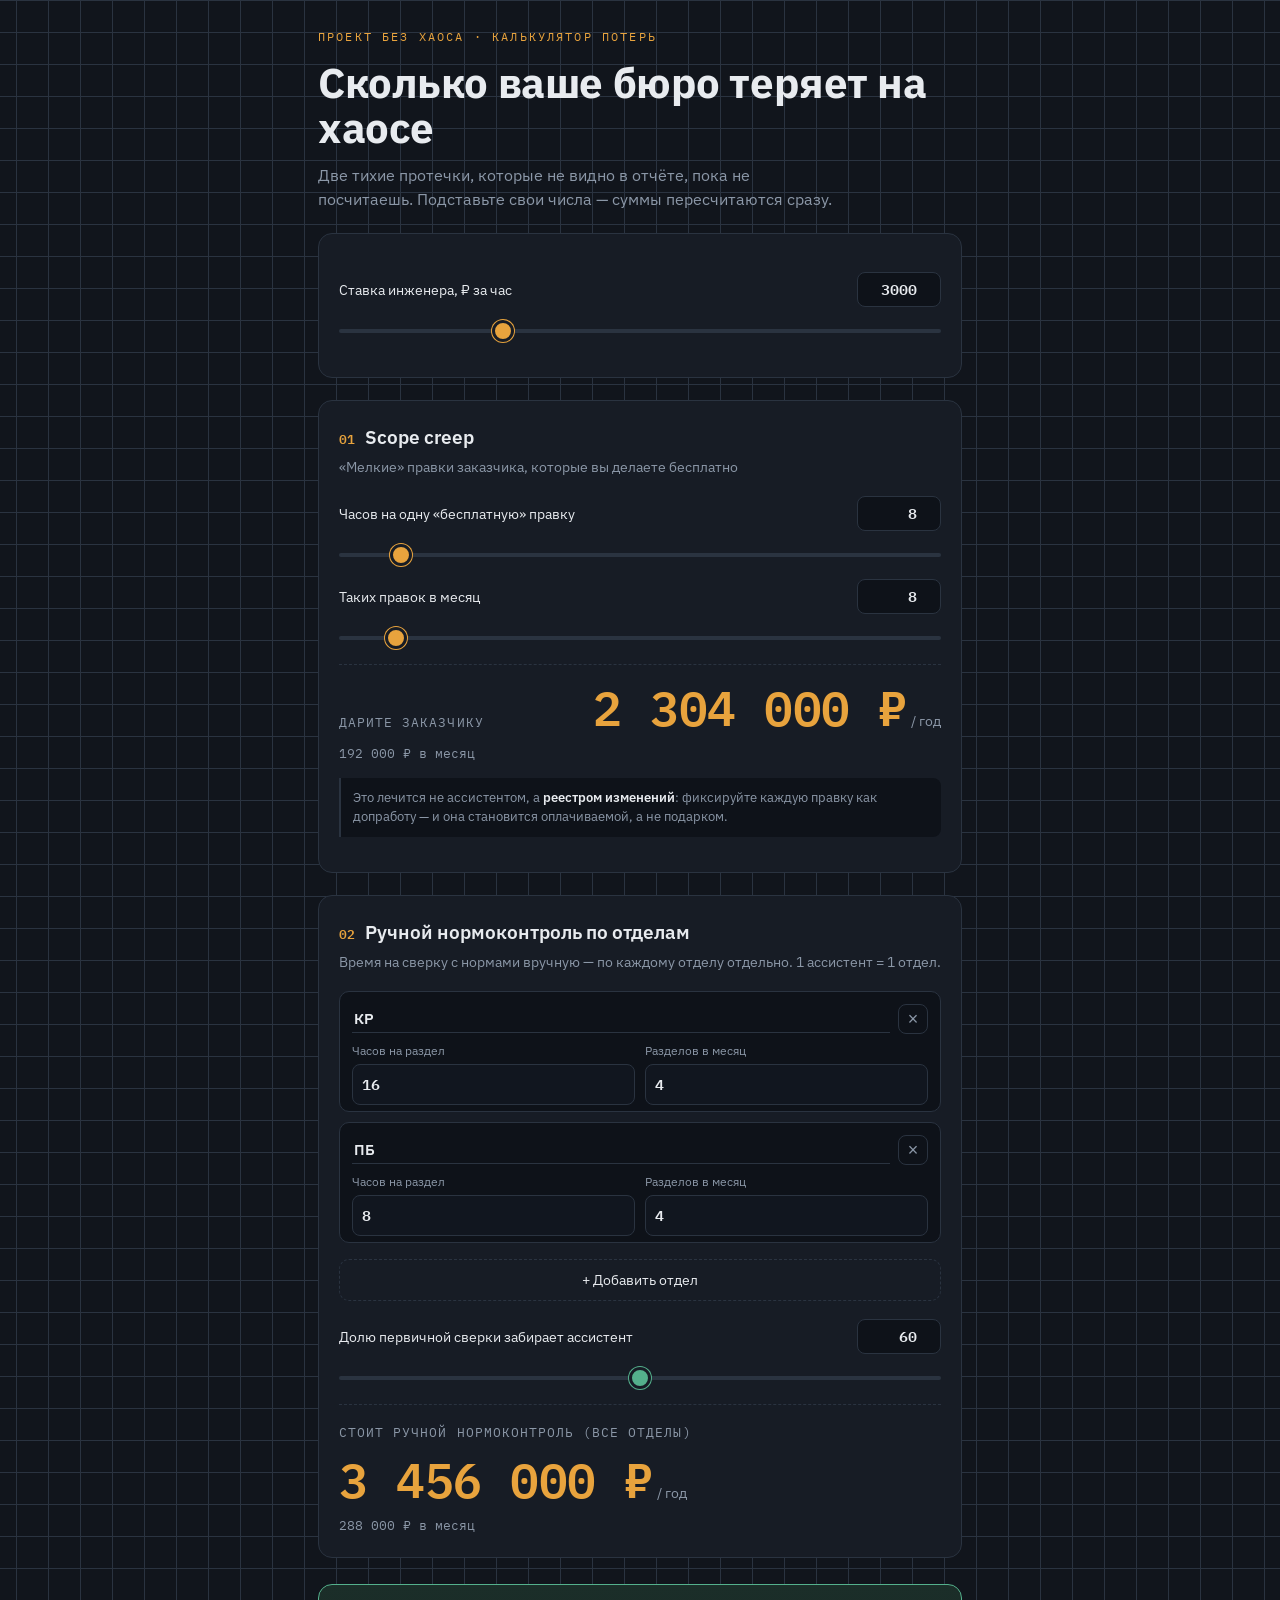
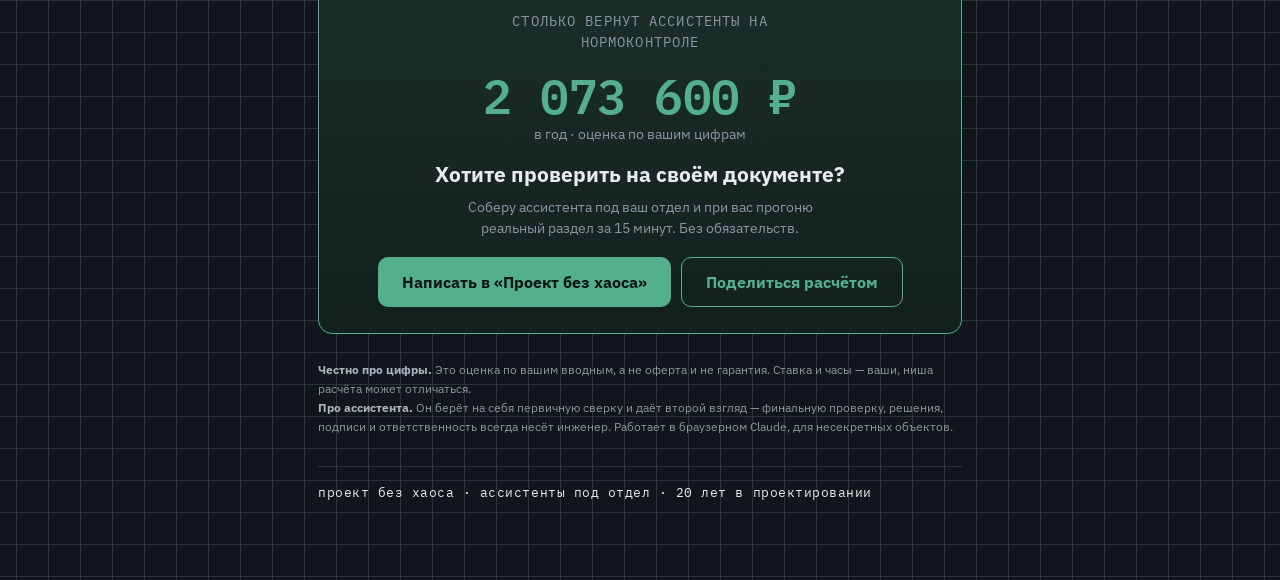
<file: calc/index.html>
<!DOCTYPE html>
<html lang="ru">
<head>
<meta charset="UTF-8">
<meta name="viewport" content="width=device-width, initial-scale=1.0">
<title>Сколько ваше бюро теряет на хаосе — Проект без хаоса</title>
<link rel="preconnect" href="https://fonts.googleapis.com">
<link rel="preconnect" href="https://fonts.gstatic.com" crossorigin>
<link href="https://fonts.googleapis.com/css2?family=IBM+Plex+Mono:wght@400;500;600&family=IBM+Plex+Sans:wght@400;500;600;700&display=swap" rel="stylesheet">
<style>
  :root{
    --ink:#11151c; --ink-2:#171c25; --line:#2a3340;
    --paper:#e8ebef; --muted:#8b97a7;
    --amber:#e8a33d; --green:#54b08c; --green-soft:#1b2e29;
    --radius:14px;
  }
  *{box-sizing:border-box}
  html,body{margin:0;padding:0}
  body{
    background:var(--ink);
    background-image:linear-gradient(var(--line) 1px,transparent 1px),linear-gradient(90deg,var(--line) 1px,transparent 1px);
    background-size:32px 32px;background-position:center top;
    color:var(--paper);font-family:"IBM Plex Sans",system-ui,sans-serif;line-height:1.5;
    -webkit-font-smoothing:antialiased;
  }
  .wrap{max-width:680px;margin:0 auto;padding:28px 18px 64px}
  .eyebrow{font-family:"IBM Plex Mono",monospace;font-size:12px;letter-spacing:.18em;text-transform:uppercase;color:var(--amber);margin:0 0 14px}
  h1{font-size:clamp(28px,7vw,42px);line-height:1.08;font-weight:700;margin:0 0 12px;letter-spacing:-.01em}
  .lede{color:var(--muted);font-size:16px;margin:0 0 8px;max-width:52ch}
  .card{background:var(--ink-2);border:1px solid var(--line);border-radius:var(--radius);padding:22px 20px;margin:22px 0}
  .card-head{display:flex;align-items:baseline;gap:10px;margin-bottom:6px}
  .card-num{font-family:"IBM Plex Mono",monospace;font-size:13px;color:var(--amber);font-weight:600}
  .card-title{font-size:19px;font-weight:600;margin:0}
  .card-sub{color:var(--muted);font-size:14px;margin:2px 0 18px}
  .field{margin:16px 0}
  .field-top{display:flex;justify-content:space-between;align-items:baseline;gap:12px;margin-bottom:8px}
  .field label{font-size:14px;color:var(--paper)}
  .val{font-family:"IBM Plex Mono",monospace;font-weight:600;font-size:15px;background:#0e1219;border:1px solid var(--line);border-radius:8px;padding:4px 8px;min-width:84px;text-align:right;color:var(--paper)}
  .val:focus{outline:2px solid var(--amber);outline-offset:1px}
  input[type=range]{-webkit-appearance:none;appearance:none;width:100%;height:4px;background:var(--line);border-radius:99px;outline:none;margin:6px 0 0}
  input[type=range]::-webkit-slider-thumb{-webkit-appearance:none;appearance:none;width:22px;height:22px;border-radius:50%;background:var(--amber);cursor:pointer;border:3px solid var(--ink-2);box-shadow:0 0 0 1px var(--amber)}
  input[type=range]::-moz-range-thumb{width:22px;height:22px;border-radius:50%;background:var(--amber);cursor:pointer;border:3px solid var(--ink-2)}
  input[type=range].green::-webkit-slider-thumb{background:var(--green);box-shadow:0 0 0 1px var(--green)}
  input[type=range].green::-moz-range-thumb{background:var(--green)}

  /* отделы */
  .dept{border:1px solid var(--line);border-radius:10px;padding:12px 12px 6px;margin:10px 0;background:#0e1219}
  .dept-top{display:flex;align-items:center;gap:8px;margin-bottom:8px}
  .dept-name{flex:1;font-family:"IBM Plex Sans",sans-serif;font-size:15px;font-weight:600;background:transparent;border:none;border-bottom:1px solid var(--line);color:var(--paper);padding:4px 2px}
  .dept-name:focus{outline:none;border-bottom-color:var(--amber)}
  .dept-del{background:transparent;border:1px solid var(--line);color:var(--muted);width:30px;height:30px;border-radius:8px;font-size:18px;line-height:1;cursor:pointer;flex:none}
  .dept-del:hover{color:var(--amber);border-color:var(--amber)}
  .dept-fields{display:flex;gap:10px;flex-wrap:wrap}
  .mini{flex:1;min-width:130px}
  .mini label{display:block;font-size:12px;color:var(--muted);margin-bottom:4px}
  .mini input{width:100%;font-family:"IBM Plex Mono",monospace;font-weight:600;font-size:15px;background:#11161f;border:1px solid var(--line);border-radius:8px;padding:7px 9px;color:var(--paper)}
  .mini input:focus{outline:2px solid var(--amber);outline-offset:1px}
  .add{margin-top:6px;background:transparent;border:1px dashed var(--line);color:var(--paper);width:100%;padding:11px;border-radius:10px;font-size:14px;cursor:pointer;font-family:"IBM Plex Sans",sans-serif}
  .add:hover{border-color:var(--amber);color:var(--amber)}

  .result{margin-top:18px;padding-top:18px;border-top:1px dashed var(--line);display:flex;justify-content:space-between;align-items:flex-end;gap:12px;flex-wrap:wrap}
  .result-label{font-size:13px;color:var(--muted);font-family:"IBM Plex Mono",monospace;text-transform:uppercase;letter-spacing:.08em}
  .big{font-family:"IBM Plex Mono",monospace;font-weight:600;font-size:clamp(30px,9vw,48px);line-height:1;letter-spacing:-.01em}
  .big.loss{color:var(--amber)} .big.gain{color:var(--green)}
  .per{font-size:14px;color:var(--muted);font-family:"IBM Plex Sans",sans-serif}
  .sub-result{font-size:13px;color:var(--muted);font-family:"IBM Plex Mono",monospace;width:100%}
  .note{font-size:13px;color:var(--muted);margin-top:14px;padding:10px 12px;border-left:2px solid var(--line);background:#0e1219;border-radius:0 8px 8px 0}
  .note b{color:var(--paper);font-weight:600}

  .cta{background:linear-gradient(180deg,var(--green-soft),#13201d);border:1px solid var(--green);border-radius:var(--radius);padding:26px 22px;margin:26px 0 14px;text-align:center}
  .cta .big{margin:4px 0 2px}
  .cta h2{font-size:21px;margin:14px 0 6px;font-weight:700}
  .cta p{color:var(--muted);font-size:14px;margin:0 auto 18px;max-width:46ch}
  .btns{display:flex;gap:10px;justify-content:center;flex-wrap:wrap}
  .btn{display:inline-block;background:var(--green);color:#0c1714;font-weight:700;font-size:16px;text-decoration:none;padding:13px 24px;border-radius:10px;border:none;cursor:pointer;font-family:"IBM Plex Sans",sans-serif}
  .btn:focus{outline:2px solid var(--paper);outline-offset:2px}
  .btn.ghost{background:transparent;border:1px solid var(--green);color:var(--green)}
  .foot{color:var(--muted);font-size:12px;line-height:1.6;margin-top:26px}
  .foot b{color:#aab4c2}
  .brand{font-family:"IBM Plex Mono",monospace;font-size:13px;letter-spacing:.04em;color:var(--paper);margin-top:30px;border-top:1px solid var(--line);padding-top:16px}
  .toast{position:fixed;left:50%;bottom:24px;transform:translateX(-50%) translateY(20px);background:#0e1219;border:1px solid var(--green);color:var(--paper);padding:12px 18px;border-radius:10px;font-size:14px;opacity:0;pointer-events:none;transition:opacity .25s,transform .25s;z-index:10}
  .toast.show{opacity:1;transform:translateX(-50%) translateY(0)}
  @media (prefers-reduced-motion:reduce){.toast{transition:none}}
</style>
</head>
<body>
<div class="wrap">

  <p class="eyebrow">Проект без хаоса · калькулятор потерь</p>
  <h1>Сколько ваше бюро теряет на хаосе</h1>
  <p class="lede">Две тихие протечки, которые не видно в отчёте, пока не посчитаешь. Подставьте свои числа — суммы пересчитаются сразу.</p>

  <div class="card">
    <div class="field">
      <div class="field-top">
        <label for="rate">Ставка инженера, ₽ за час</label>
        <input class="val" id="rate" type="number" min="500" max="10000" step="100" value="3000" inputmode="numeric">
      </div>
      <input type="range" id="rate-r" min="500" max="10000" step="100" value="3000" aria-label="Ставка инженера в час">
    </div>
  </div>

  <!-- 01 SCOPE CREEP -->
  <div class="card">
    <div class="card-head"><span class="card-num">01</span><h2 class="card-title">Scope creep</h2></div>
    <p class="card-sub">«Мелкие» правки заказчика, которые вы делаете бесплатно</p>
    <div class="field">
      <div class="field-top">
        <label for="sc-h">Часов на одну «бесплатную» правку</label>
        <input class="val" id="sc-h" type="number" min="1" max="80" step="1" value="8" inputmode="numeric">
      </div>
      <input type="range" id="sc-h-r" min="1" max="80" step="1" value="8" aria-label="Часов на одну правку">
    </div>
    <div class="field">
      <div class="field-top">
        <label for="sc-n">Таких правок в месяц</label>
        <input class="val" id="sc-n" type="number" min="0" max="100" step="1" value="8" inputmode="numeric">
      </div>
      <input type="range" id="sc-n-r" min="0" max="100" step="1" value="8" aria-label="Правок в месяц">
    </div>
    <div class="result">
      <span class="result-label">Дарите заказчику</span>
      <div><span class="big loss" id="sc-year">0&nbsp;₽</span> <span class="per">/ год</span></div>
      <span class="sub-result" id="sc-month">0 ₽ в месяц</span>
    </div>
    <p class="note">Это лечится не ассистентом, а <b>реестром изменений</b>: фиксируйте каждую правку как допработу — и она становится оплачиваемой, а не подарком.</p>
  </div>

  <!-- 02 НОРМОКОНТРОЛЬ ПО ОТДЕЛАМ -->
  <div class="card">
    <div class="card-head"><span class="card-num">02</span><h2 class="card-title">Ручной нормоконтроль по отделам</h2></div>
    <p class="card-sub">Время на сверку с нормами вручную — по каждому отделу отдельно. 1 ассистент = 1 отдел.</p>

    <div id="depts"></div>
    <button class="add" id="add-dept" type="button">+ Добавить отдел</button>

    <div class="field" style="margin-top:18px">
      <div class="field-top">
        <label for="nc-share">Долю первичной сверки забирает ассистент</label>
        <input class="val" id="nc-share" type="number" min="40" max="80" step="5" value="60" inputmode="numeric">
      </div>
      <input type="range" class="green" id="nc-share-r" min="40" max="80" step="5" value="60" aria-label="Доля проверки, которую забирает ассистент">
    </div>

    <div class="result">
      <span class="result-label">Стоит ручной нормоконтроль (все отделы)</span>
      <div><span class="big loss" id="nc-year">0&nbsp;₽</span> <span class="per">/ год</span></div>
      <span class="sub-result" id="nc-month">0 ₽ в месяц</span>
    </div>
  </div>

  <!-- CTA -->
  <div class="cta">
    <p class="result-label">Столько вернут ассистенты на нормоконтроле</p>
    <div class="big gain" id="gain-year">0&nbsp;₽</div>
    <span class="per">в год · оценка по вашим цифрам</span>
    <h2>Хотите проверить на своём документе?</h2>
    <p>Соберу ассистента под ваш отдел и при вас прогоню реальный раздел за 15 минут. Без обязательств.</p>
    <div class="btns">
      <!-- ЗАМЕНИТЕ ссылку на свой контакт в Telegram -->
      <a class="btn" id="cta-link" href="https://t.me/NoChaosProject" target="_blank" rel="noopener">Написать в «Проект без хаоса»</a>
      <button class="btn ghost" id="share" type="button">Поделиться расчётом</button>
    </div>
  </div>

  <p class="foot">
    <b>Честно про цифры.</b> Это оценка по вашим вводным, а не оферта и не гарантия. Ставка и часы — ваши, ниша расчёта может отличаться.<br>
    <b>Про ассистента.</b> Он берёт на себя первичную сверку и даёт второй взгляд — финальную проверку, решения, подписи и ответственность всегда несёт инженер. Работает в браузерном Claude, для несекретных объектов.
  </p>

  <p class="brand">проект&nbsp;без&nbsp;хаоса · ассистенты под отдел · 20 лет в проектировании</p>
</div>

<div class="toast" id="toast">Скопировано — вставьте в чат коллеге</div>

<script>
(function(){
  var fmt = new Intl.NumberFormat('ru-RU');
  function rub(n){ return fmt.format(Math.round(n)) + '\u00A0₽'; }
  function v(id){ return parseFloat(document.getElementById(id).value) || 0; }

  // связь number-поле + ползунок
  function link(numId, rngId){
    var num=document.getElementById(numId), rng=document.getElementById(rngId);
    function clamp(x){var mn=parseFloat(rng.min),mx=parseFloat(rng.max);if(isNaN(x))x=mn;return Math.min(mx,Math.max(mn,x));}
    num.addEventListener('input',function(){rng.value=clamp(parseFloat(num.value));calc();});
    num.addEventListener('blur',function(){num.value=clamp(parseFloat(num.value));calc();});
    rng.addEventListener('input',function(){num.value=rng.value;calc();});
  }

  // ----- отделы -----
  var presets=['КР','ПБ','ОВ','ВК','ЭОМ','АР','ТХ','ГП'];
  var defaults=[['КР',16,4],['ПБ',8,4]];
  var box=document.getElementById('depts');

  function addDept(name,h,n){
    var row=document.createElement('div'); row.className='dept';
    row.innerHTML=
      '<div class="dept-top">'+
        '<input class="dept-name" type="text" value="'+(name||'')+'" placeholder="Отдел" aria-label="Название отдела">'+
        '<button class="dept-del" type="button" aria-label="Удалить отдел">×</button>'+
      '</div>'+
      '<div class="dept-fields">'+
        '<div class="mini"><label>Часов на раздел</label><input class="dept-h" type="number" min="1" max="120" step="1" value="'+(h||16)+'" inputmode="numeric"></div>'+
        '<div class="mini"><label>Разделов в месяц</label><input class="dept-n" type="number" min="0" max="200" step="1" value="'+(n||4)+'" inputmode="numeric"></div>'+
      '</div>';
    box.appendChild(row);
    row.querySelector('.dept-del').addEventListener('click',function(){
      if(box.querySelectorAll('.dept').length>1){ row.remove(); calc(); }
    });
    row.querySelector('.dept-h').addEventListener('input',calc);
    row.querySelector('.dept-n').addEventListener('input',calc);
  }

  document.getElementById('add-dept').addEventListener('click',function(){
    var used=box.querySelectorAll('.dept').length;
    addDept(presets[used % presets.length],16,4); calc();
  });

  // ----- расчёт -----
  var last={};
  function calc(){
    var rate=v('rate');

    var scMonth=rate*v('sc-h')*v('sc-n');
    document.getElementById('sc-year').textContent=rub(scMonth*12);
    document.getElementById('sc-month').textContent=rub(scMonth)+' в месяц';

    var ncMonth=0;
    box.querySelectorAll('.dept').forEach(function(r){
      var h=parseFloat(r.querySelector('.dept-h').value)||0;
      var n=parseFloat(r.querySelector('.dept-n').value)||0;
      ncMonth+=rate*h*n;
    });
    document.getElementById('nc-year').textContent=rub(ncMonth*12);
    document.getElementById('nc-month').textContent=rub(ncMonth)+' в месяц';

    var share=v('nc-share')/100;
    var gainYear=ncMonth*12*share;
    document.getElementById('gain-year').textContent=rub(gainYear);

    last={sc:scMonth*12, nc:ncMonth*12, gain:gainYear};
  }

  // ----- поделиться -----
  var toast=document.getElementById('toast');
  function showToast(msg){toast.textContent=msg;toast.classList.add('show');setTimeout(function(){toast.classList.remove('show');},2200);}
  document.getElementById('share').addEventListener('click',function(){
    var text='Посчитал на калькуляторе «Проект без хаоса»:\n'+
      '— scope creep: '+rub(last.sc)+'/год дарим заказчику\n'+
      '— ручной нормоконтроль: '+rub(last.nc)+'/год\n'+
      '— ассистенты вернули бы ~'+rub(last.gain)+'/год\n'+
      'Посчитай своё бюро: '+location.href;
    if(navigator.share){
      navigator.share({title:'Калькулятор потерь — Проект без хаоса',text:text}).catch(function(){});
    }else if(navigator.clipboard){
      navigator.clipboard.writeText(text).then(function(){showToast('Скопировано — вставьте в чат коллеге');},
        function(){showToast('Не удалось скопировать');});
    }else{ showToast('Скопируйте текст вручную'); }
  });

  // init
  link('rate','rate-r'); link('sc-h','sc-h-r'); link('sc-n','sc-n-r'); link('nc-share','nc-share-r');
  defaults.forEach(function(d){addDept(d[0],d[1],d[2]);});
  calc();
})();
</script>
</body>
</html>
</file>
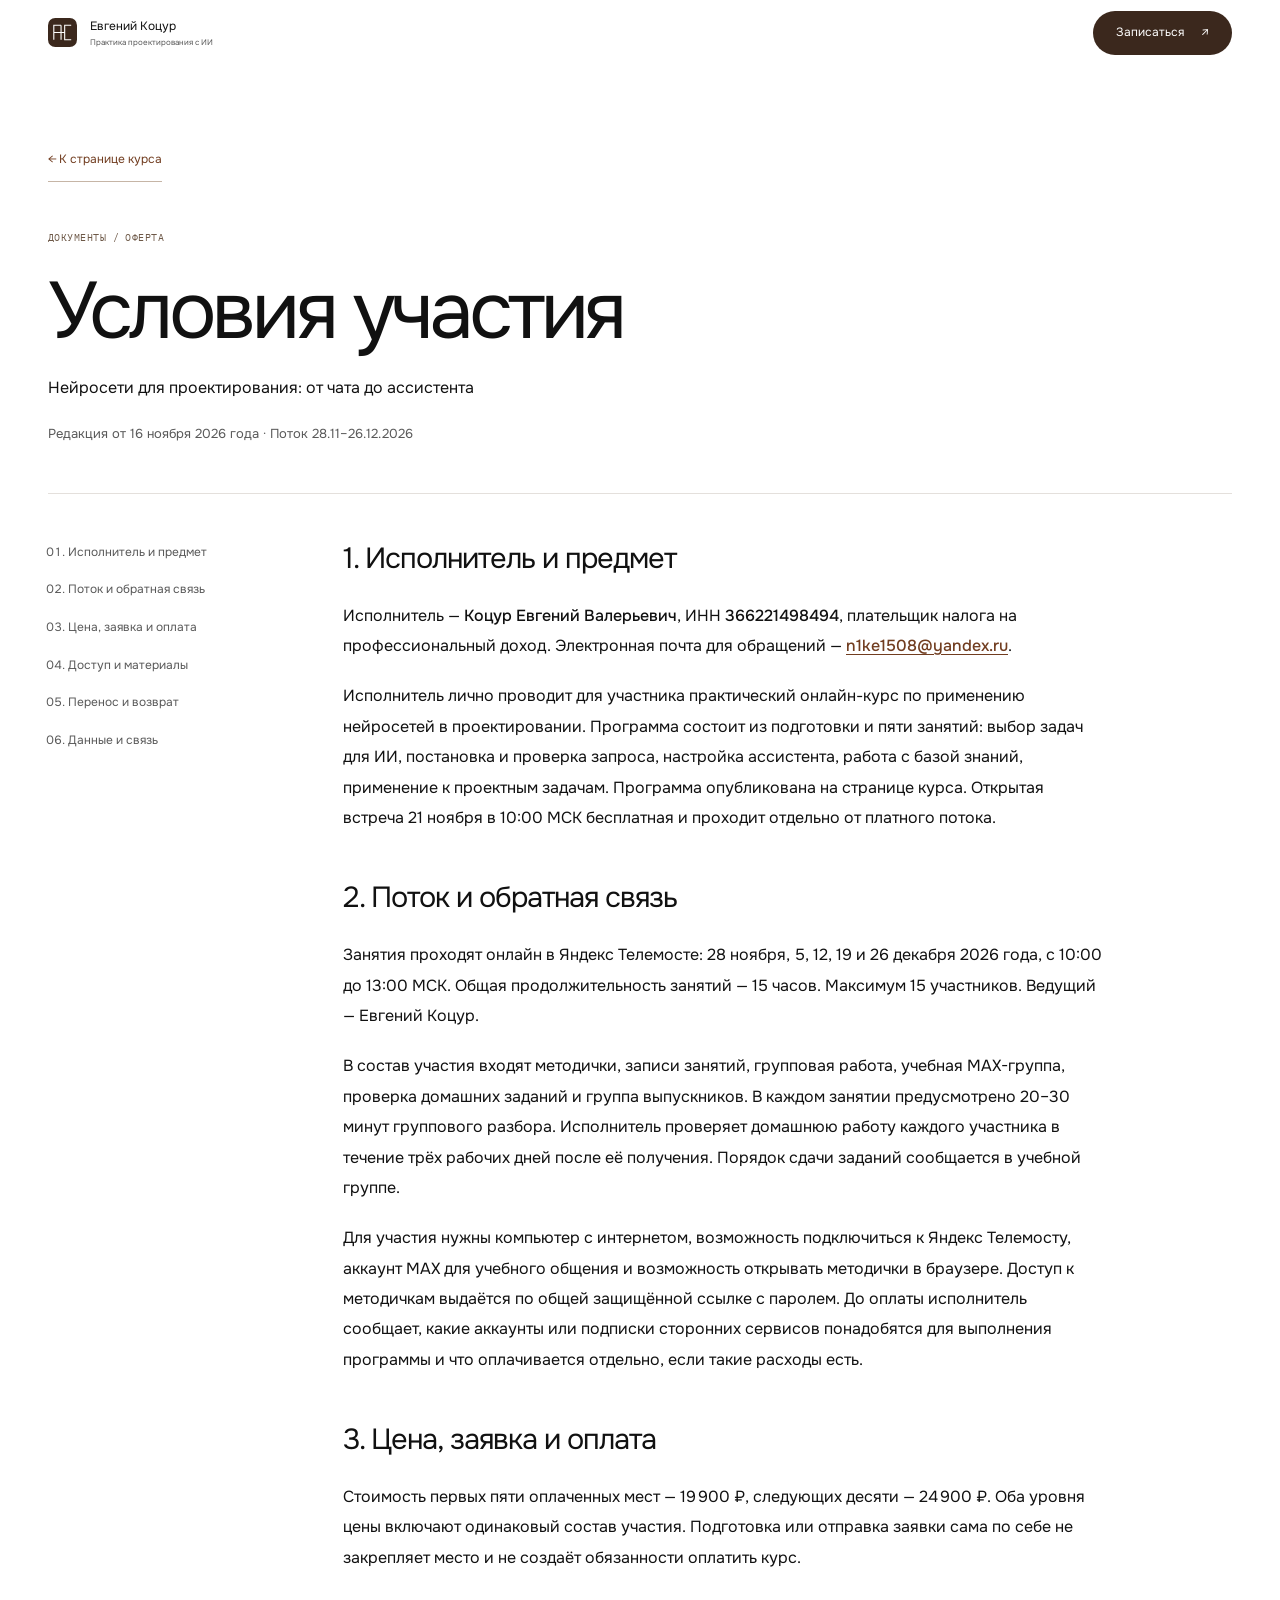
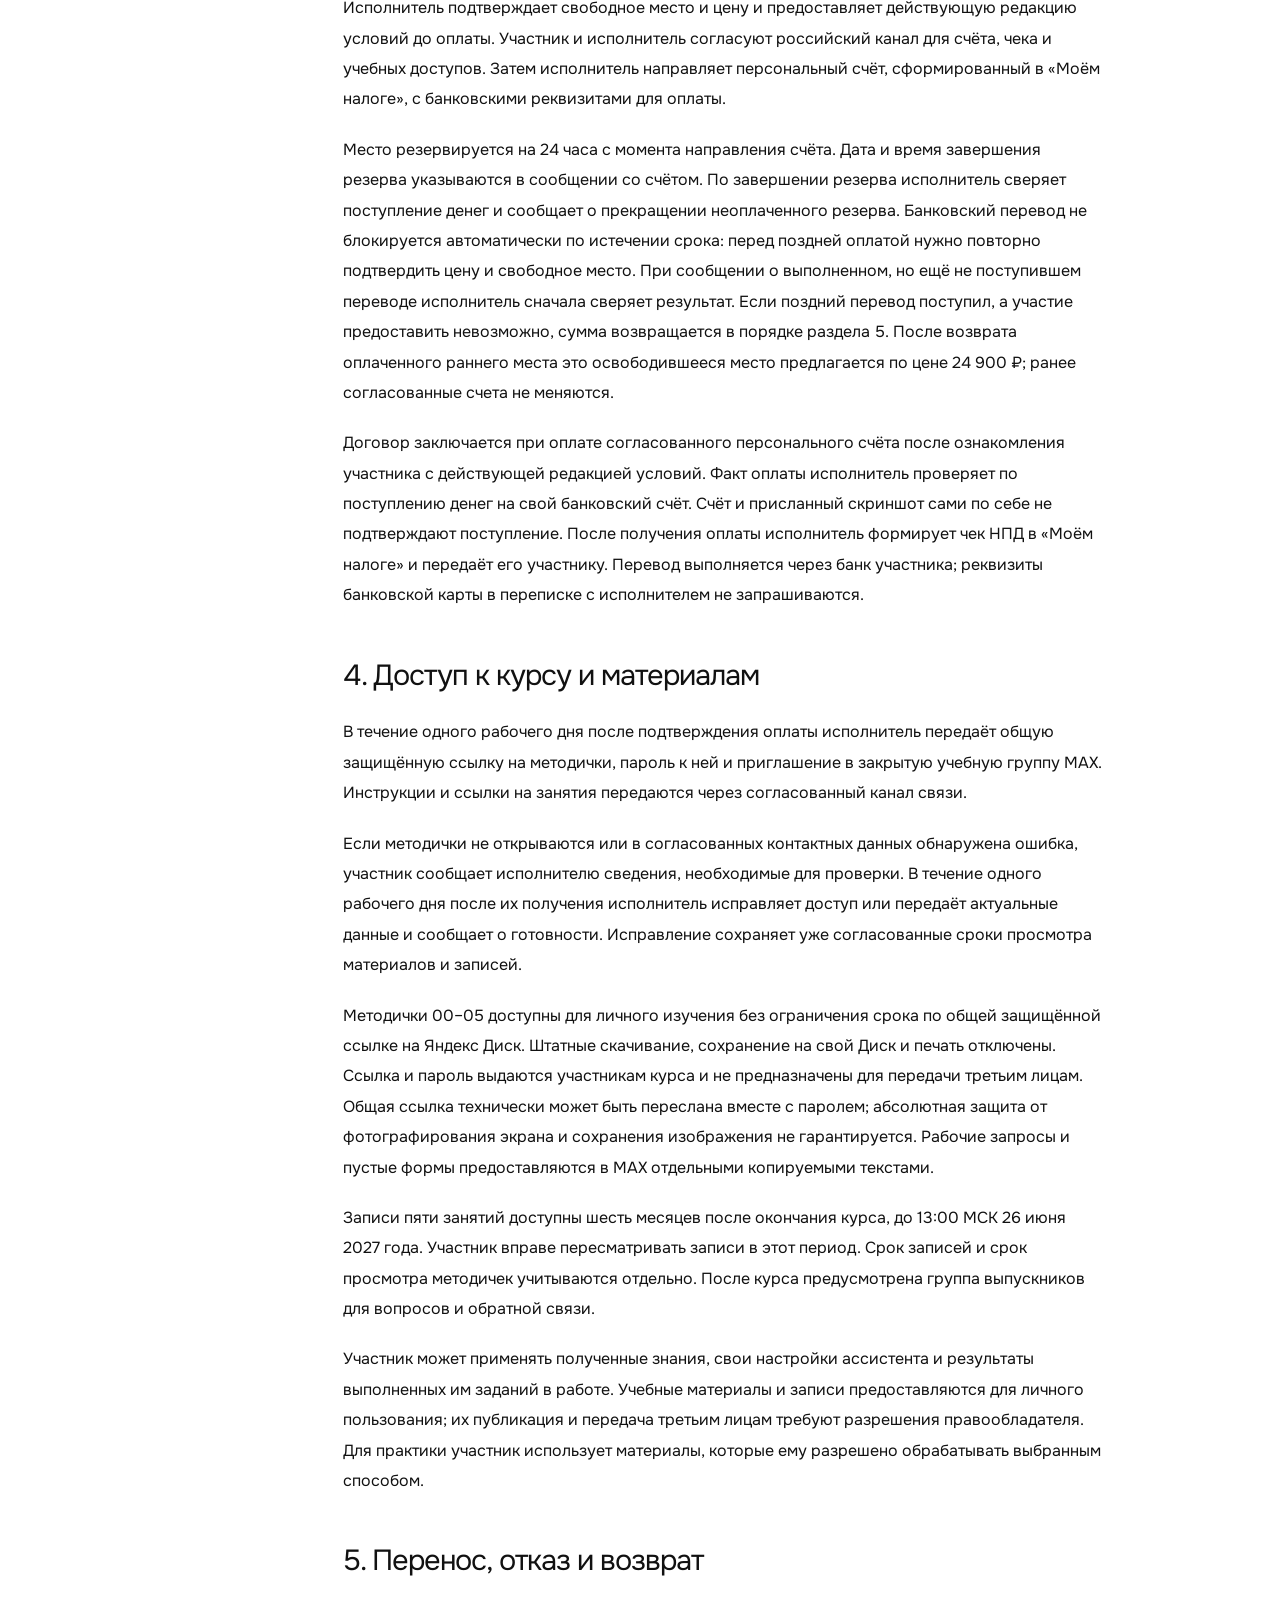
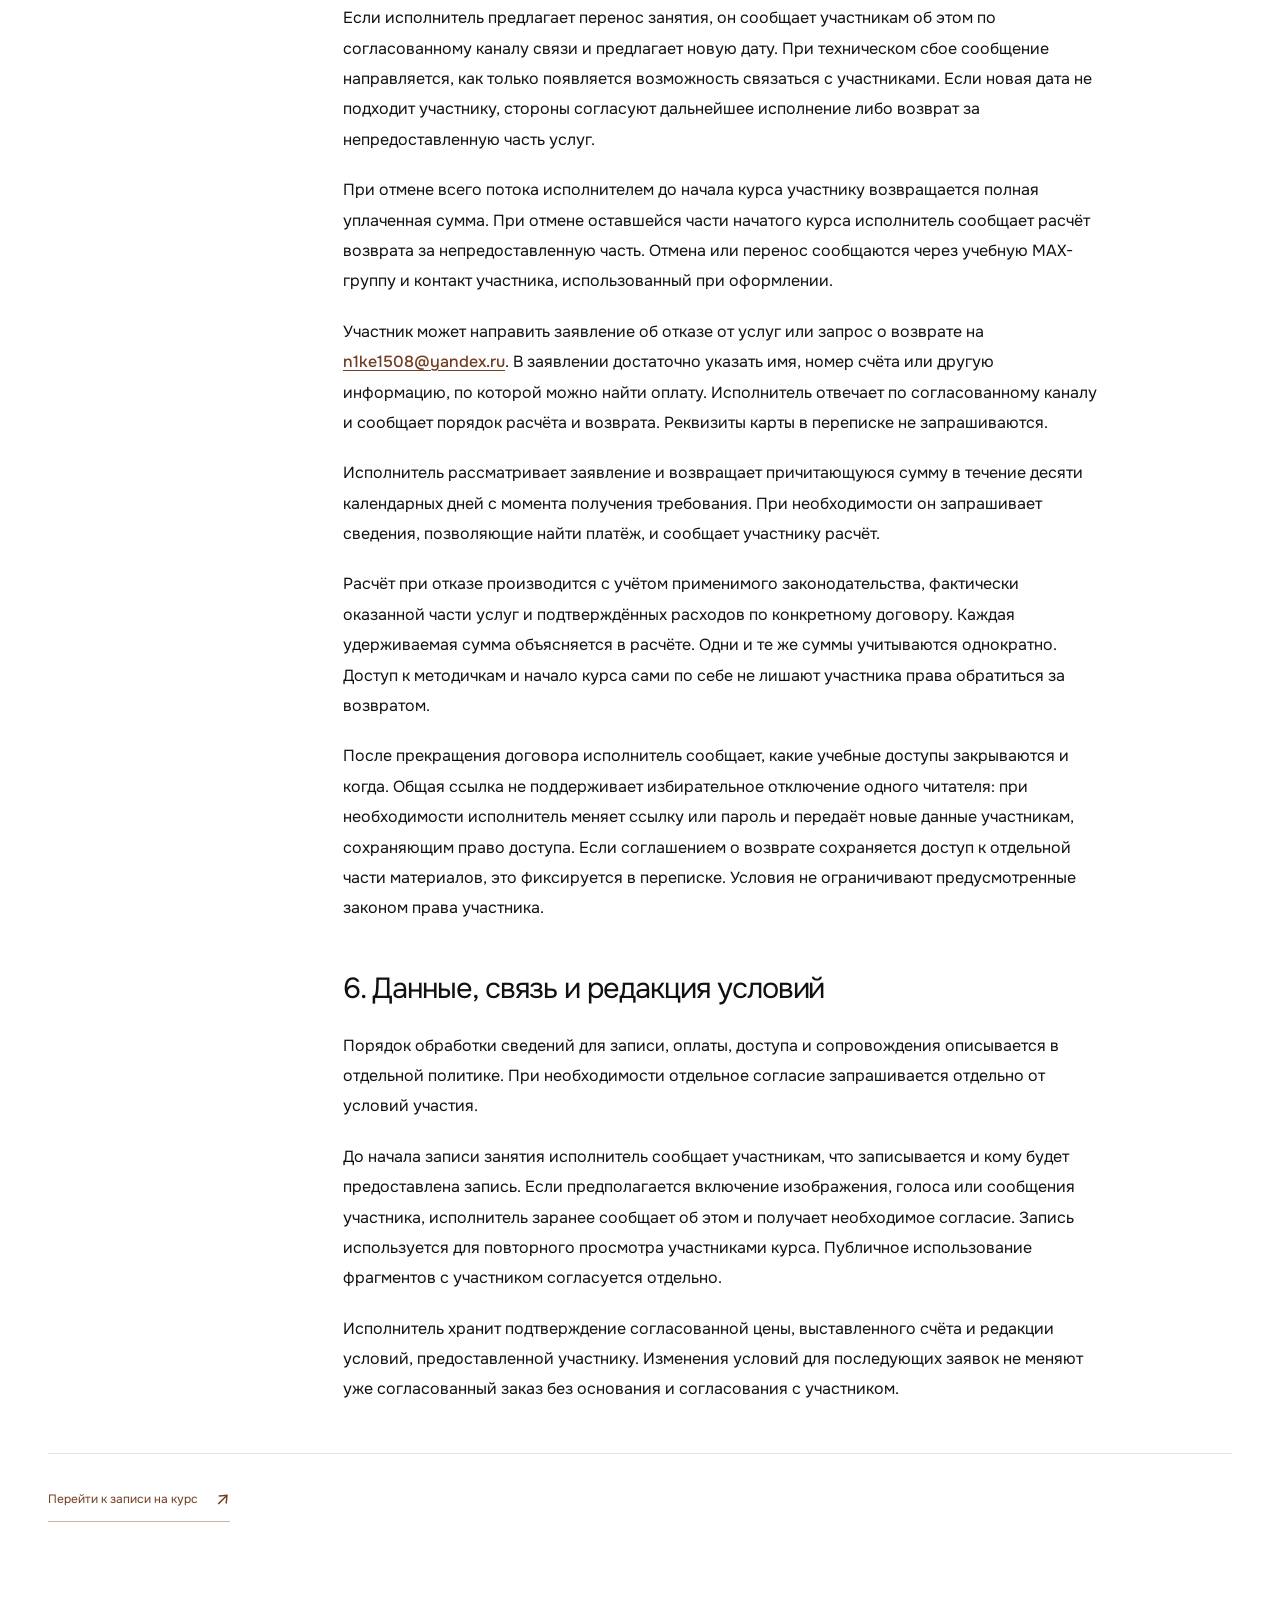
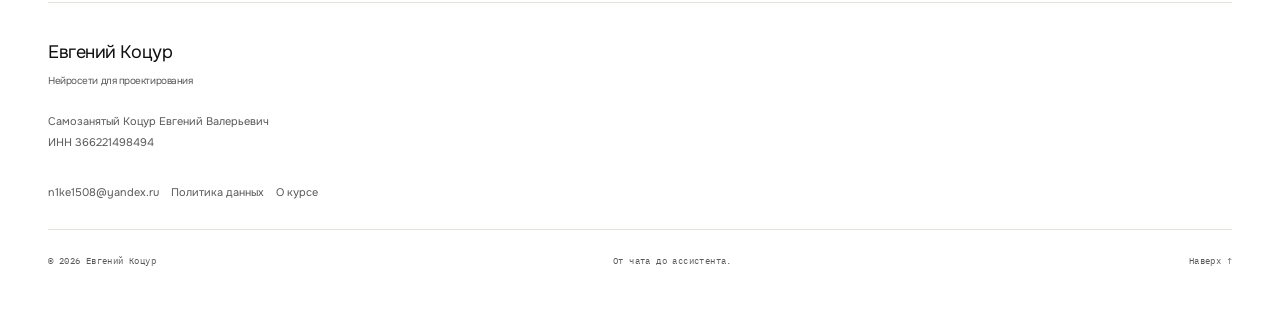
<file: offer.html>
<!doctype html>
<html lang="ru">
<head>
  <meta charset="utf-8">
  <meta name="viewport" content="width=device-width, initial-scale=1">
  <title>Условия участия — Нейросети для проектирования</title>
  <meta name="description" content="Условия участия в курсе Евгения Коцура: программа, стоимость, резерв места, оплата, доступ к материалам и возврат. Редакция от 16 ноября 2026 года.">
  <meta name="theme-color" content="#ffffff">
  <meta name="color-scheme" content="light">
  <meta name="referrer" content="no-referrer">
  <meta http-equiv="Content-Security-Policy" content="default-src 'self'; script-src 'none'; style-src 'self'; img-src 'self'; connect-src 'none'; object-src 'none'; base-uri 'none'; form-action 'none'; frame-src 'none'">
  <link rel="canonical" href="https://evgeniikotsur.ru/offer.html">
  <link rel="icon" href="images/course-mark.svg" type="image/svg+xml">
  <link rel="preload" href="fonts/onest-regular.ttf" as="font" type="font/ttf" crossorigin>
  <link rel="stylesheet" href="css/style.css?v=20e0aaa053d5">
</head>
<body class="legal-page">
  <a class="skip-link" href="#main">Перейти к содержанию</a>
  <header class="site-header">
    <div class="container header-inner legal-header">
      <a class="brand" href="index.html" aria-label="К странице курса">
        <img class="brand-mark" src="images/course-mark.svg" alt="Знак курса" width="32" height="32">
        <span>Евгений Коцур<span class="brand-sub">Практика проектирования с ИИ</span></span>
      </a>
      <a class="header-cta" href="index.html#enroll">Записаться <span aria-hidden="true">↗</span></a>
    </div>
  </header>
  <main class="container legal-main" id="main">
    <div class="legal-heading">
      <a class="text-link" href="index.html">← К странице курса</a>
      <p class="eyebrow">Документы / Оферта</p>
      <h1>Условия участия</h1>
      <p class="legal-intro">Нейросети для проектирования: от чата до ассистента</p>
      <p class="legal-version">Редакция от <time datetime="2026-11-16">16 ноября 2026 года</time> · Поток 28.11–26.12.2026</p>
    </div>
    <div class="legal-layout">
      <nav class="legal-nav" aria-label="Разделы условий">
        <ol>
          <li><a href="#offer-1">Исполнитель и предмет</a></li>
          <li><a href="#offer-2">Поток и обратная связь</a></li>
          <li><a href="#offer-3">Цена, заявка и оплата</a></li>
          <li><a href="#offer-4">Доступ и материалы</a></li>
          <li><a href="#offer-5">Перенос и возврат</a></li>
          <li><a href="#offer-6">Данные и связь</a></li>
        </ol>
      </nav>
      <article class="legal-content" aria-label="Текст оферты">
      <section class="legal-section" id="offer-1" aria-labelledby="offer-1-title">
        <h2 id="offer-1-title">1. Исполнитель и предмет</h2>
        <p>Исполнитель — <strong>Коцур Евгений Валерьевич</strong>, ИНН <strong>366221498494</strong>, плательщик налога на профессиональный доход. Электронная почта для обращений — <strong><a href="mailto:n1ke1508@yandex.ru">n1ke1508@yandex.ru</a></strong>.</p>
        <p>Исполнитель лично проводит для участника практический онлайн-курс по применению нейросетей в проектировании. Программа состоит из подготовки и пяти занятий: выбор задач для ИИ, постановка и проверка запроса, настройка ассистента, работа с базой знаний, применение к проектным задачам. Программа опубликована на странице курса. Открытая встреча 21 ноября в 10:00 МСК бесплатная и проходит отдельно от платного потока.</p>
      </section>
      <section class="legal-section" id="offer-2" aria-labelledby="offer-2-title">
        <h2 id="offer-2-title">2. Поток и обратная связь</h2>
        <p>Занятия проходят онлайн в Яндекс Телемосте: 28 ноября, 5, 12, 19 и 26 декабря 2026 года, с 10:00 до 13:00 МСК. Общая продолжительность занятий — 15 часов. Максимум 15 участников. Ведущий — Евгений Коцур.</p>
        <p>В состав участия входят методички, записи занятий, групповая работа, учебная MAX-группа, проверка домашних заданий и группа выпускников. В каждом занятии предусмотрено 20–30 минут группового разбора. Исполнитель проверяет домашнюю работу каждого участника в течение трёх рабочих дней после её получения. Порядок сдачи заданий сообщается в учебной группе.</p>
        <p>Для участия нужны компьютер с интернетом, возможность подключиться к Яндекс Телемосту, аккаунт MAX для учебного общения и возможность открывать методички в браузере. Доступ к методичкам выдаётся по общей защищённой ссылке с паролем. До оплаты исполнитель сообщает, какие аккаунты или подписки сторонних сервисов понадобятся для выполнения программы и что оплачивается отдельно, если такие расходы есть.</p>
      </section>
      <section class="legal-section" id="offer-3" aria-labelledby="offer-3-title">
        <h2 id="offer-3-title">3. Цена, заявка и оплата</h2>
        <p>Стоимость первых пяти оплаченных мест — 19 900 ₽, следующих десяти — 24 900 ₽. Оба уровня цены включают одинаковый состав участия. Подготовка или отправка заявки сама по себе не закрепляет место и не создаёт обязанности оплатить курс.</p>
        <p>Исполнитель подтверждает свободное место и цену и предоставляет действующую редакцию условий до оплаты. Участник и исполнитель согласуют российский канал для счёта, чека и учебных доступов. Затем исполнитель направляет персональный счёт, сформированный в «Моём налоге», с банковскими реквизитами для оплаты.</p>
        <p>Место резервируется на 24 часа с момента направления счёта. Дата и время завершения резерва указываются в сообщении со счётом. По завершении резерва исполнитель сверяет поступление денег и сообщает о прекращении неоплаченного резерва. Банковский перевод не блокируется автоматически по истечении срока: перед поздней оплатой нужно повторно подтвердить цену и свободное место. При сообщении о выполненном, но ещё не поступившем переводе исполнитель сначала сверяет результат. Если поздний перевод поступил, а участие предоставить невозможно, сумма возвращается в порядке раздела 5. После возврата оплаченного раннего места это освободившееся место предлагается по цене 24 900 ₽; ранее согласованные счета не меняются.</p>
        <p>Договор заключается при оплате согласованного персонального счёта после ознакомления участника с действующей редакцией условий. Факт оплаты исполнитель проверяет по поступлению денег на свой банковский счёт. Счёт и присланный скриншот сами по себе не подтверждают поступление. После получения оплаты исполнитель формирует чек НПД в «Моём налоге» и передаёт его участнику. Перевод выполняется через банк участника; реквизиты банковской карты в переписке с исполнителем не запрашиваются.</p>
      </section>
      <section class="legal-section" id="offer-4" aria-labelledby="offer-4-title">
        <h2 id="offer-4-title">4. Доступ к курсу и материалам</h2>
        <p>В течение одного рабочего дня после подтверждения оплаты исполнитель передаёт общую защищённую ссылку на методички, пароль к ней и приглашение в закрытую учебную группу MAX. Инструкции и ссылки на занятия передаются через согласованный канал связи.</p>
        <p>Если методички не открываются или в согласованных контактных данных обнаружена ошибка, участник сообщает исполнителю сведения, необходимые для проверки. В течение одного рабочего дня после их получения исполнитель исправляет доступ или передаёт актуальные данные и сообщает о готовности. Исправление сохраняет уже согласованные сроки просмотра материалов и записей.</p>
        <p>Методички 00–05 доступны для личного изучения без ограничения срока по общей защищённой ссылке на Яндекс Диск. Штатные скачивание, сохранение на свой Диск и печать отключены. Ссылка и пароль выдаются участникам курса и не предназначены для передачи третьим лицам. Общая ссылка технически может быть переслана вместе с паролем; абсолютная защита от фотографирования экрана и сохранения изображения не гарантируется. Рабочие запросы и пустые формы предоставляются в MAX отдельными копируемыми текстами.</p>
        <p>Записи пяти занятий доступны шесть месяцев после окончания курса, до 13:00 МСК 26 июня 2027 года. Участник вправе пересматривать записи в этот период. Срок записей и срок просмотра методичек учитываются отдельно. После курса предусмотрена группа выпускников для вопросов и обратной связи.</p>
        <p>Участник может применять полученные знания, свои настройки ассистента и результаты выполненных им заданий в работе. Учебные материалы и записи предоставляются для личного пользования; их публикация и передача третьим лицам требуют разрешения правообладателя. Для практики участник использует материалы, которые ему разрешено обрабатывать выбранным способом.</p>
      </section>
      <section class="legal-section" id="offer-5" aria-labelledby="offer-5-title">
        <h2 id="offer-5-title">5. Перенос, отказ и возврат</h2>
        <p>Если исполнитель предлагает перенос занятия, он сообщает участникам об этом по согласованному каналу связи и предлагает новую дату. При техническом сбое сообщение направляется, как только появляется возможность связаться с участниками. Если новая дата не подходит участнику, стороны согласуют дальнейшее исполнение либо возврат за непредоставленную часть услуг.</p>
        <p>При отмене всего потока исполнителем до начала курса участнику возвращается полная уплаченная сумма. При отмене оставшейся части начатого курса исполнитель сообщает расчёт возврата за непредоставленную часть. Отмена или перенос сообщаются через учебную MAX-группу и контакт участника, использованный при оформлении.</p>
        <p>Участник может направить заявление об отказе от услуг или запрос о возврате на <strong><a href="mailto:n1ke1508@yandex.ru">n1ke1508@yandex.ru</a></strong>. В заявлении достаточно указать имя, номер счёта или другую информацию, по которой можно найти оплату. Исполнитель отвечает по согласованному каналу и сообщает порядок расчёта и возврата. Реквизиты карты в переписке не запрашиваются.</p>
        <p>Исполнитель рассматривает заявление и возвращает причитающуюся сумму в течение десяти календарных дней с момента получения требования. При необходимости он запрашивает сведения, позволяющие найти платёж, и сообщает участнику расчёт.</p>
        <p>Расчёт при отказе производится с учётом применимого законодательства, фактически оказанной части услуг и подтверждённых расходов по конкретному договору. Каждая удерживаемая сумма объясняется в расчёте. Одни и те же суммы учитываются однократно. Доступ к методичкам и начало курса сами по себе не лишают участника права обратиться за возвратом.</p>
        <p>После прекращения договора исполнитель сообщает, какие учебные доступы закрываются и когда. Общая ссылка не поддерживает избирательное отключение одного читателя: при необходимости исполнитель меняет ссылку или пароль и передаёт новые данные участникам, сохраняющим право доступа. Если соглашением о возврате сохраняется доступ к отдельной части материалов, это фиксируется в переписке. Условия не ограничивают предусмотренные законом права участника.</p>
      </section>
      <section class="legal-section" id="offer-6" aria-labelledby="offer-6-title">
        <h2 id="offer-6-title">6. Данные, связь и редакция условий</h2>
        <p>Порядок обработки сведений для записи, оплаты, доступа и сопровождения описывается в отдельной политике. При необходимости отдельное согласие запрашивается отдельно от условий участия.</p>
        <p>До начала записи занятия исполнитель сообщает участникам, что записывается и кому будет предоставлена запись. Если предполагается включение изображения, голоса или сообщения участника, исполнитель заранее сообщает об этом и получает необходимое согласие. Запись используется для повторного просмотра участниками курса. Публичное использование фрагментов с участником согласуется отдельно.</p>
        <p>Исполнитель хранит подтверждение согласованной цены, выставленного счёта и редакции условий, предоставленной участнику. Изменения условий для последующих заявок не меняют уже согласованный заказ без основания и согласования с участником.</p>
      </section>
      </article>
    </div>
    <div class="legal-return"><a class="text-link" href="index.html#enroll">Перейти к записи на курс <span aria-hidden="true">↗</span></a></div>
  </main>
  <footer class="site-footer container">
    <a class="footer-brand" href="index.html">Евгений Коцур<span>Нейросети для проектирования</span></a>
    <div class="footer-requisites" aria-label="Реквизиты исполнителя"><p>Самозанятый Коцур Евгений Валерьевич</p><p>ИНН 366221498494</p></div>
    <div class="footer-links"><a href="mailto:n1ke1508@yandex.ru">n1ke1508@yandex.ru</a><a href="privacy.html">Политика данных</a><a href="index.html">О курсе</a></div>
    <div class="footer-bottom"><span>© 2026 Евгений Коцур</span><span>От чата до ассистента.</span><a href="#main">Наверх ↑</a></div>
  </footer>
</body>
</html>
</file>
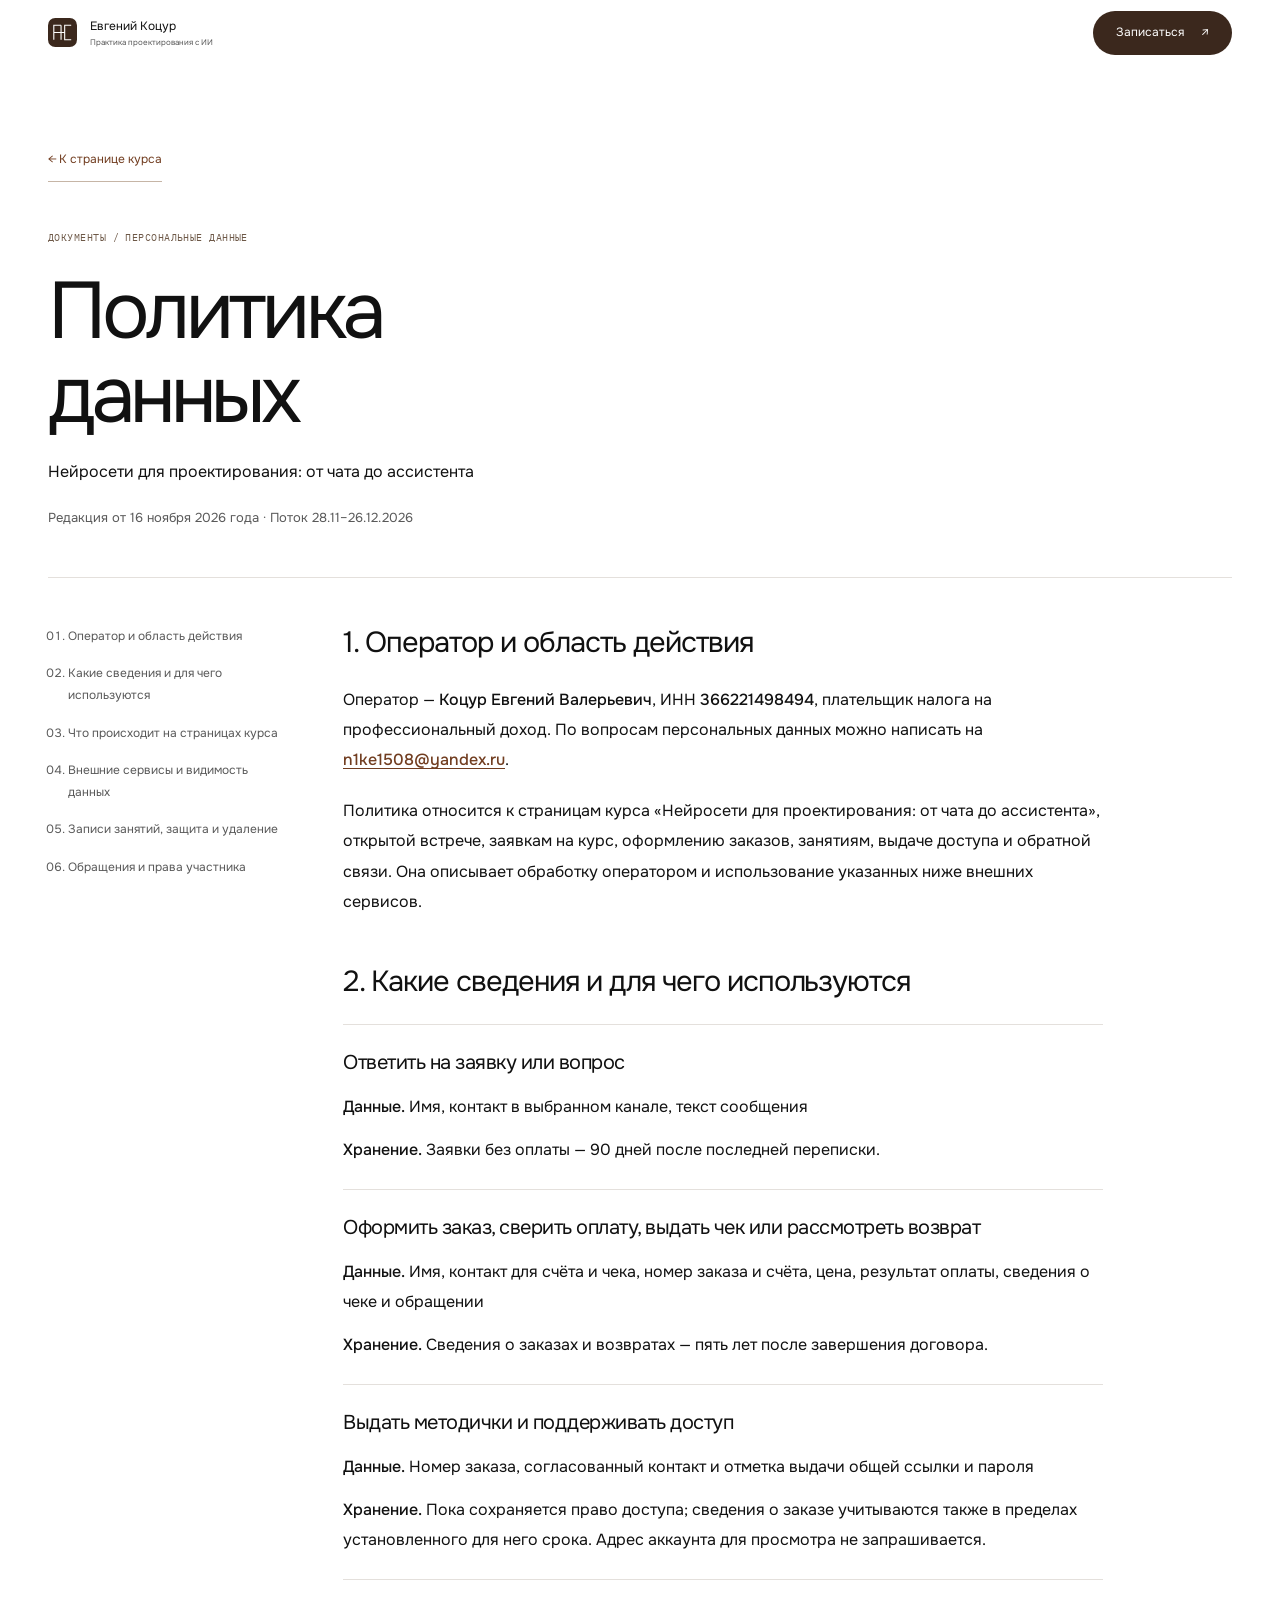
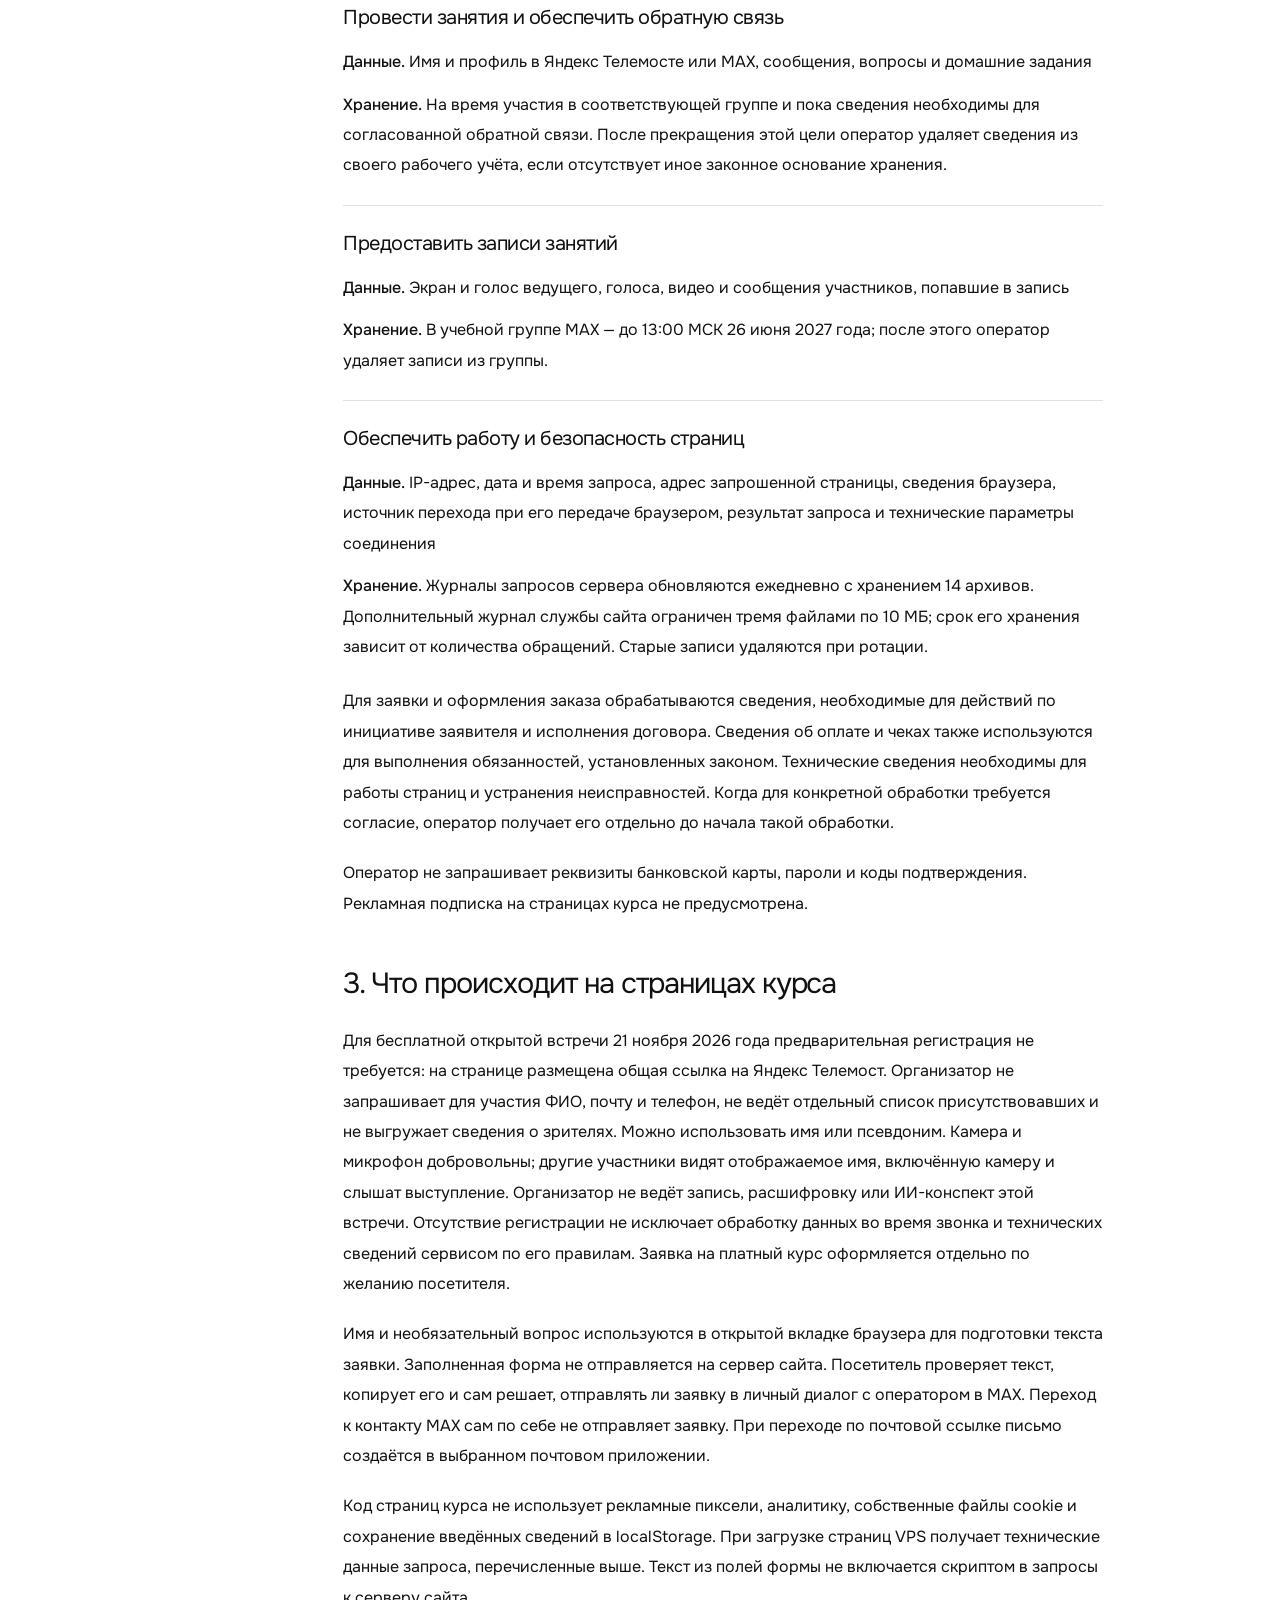
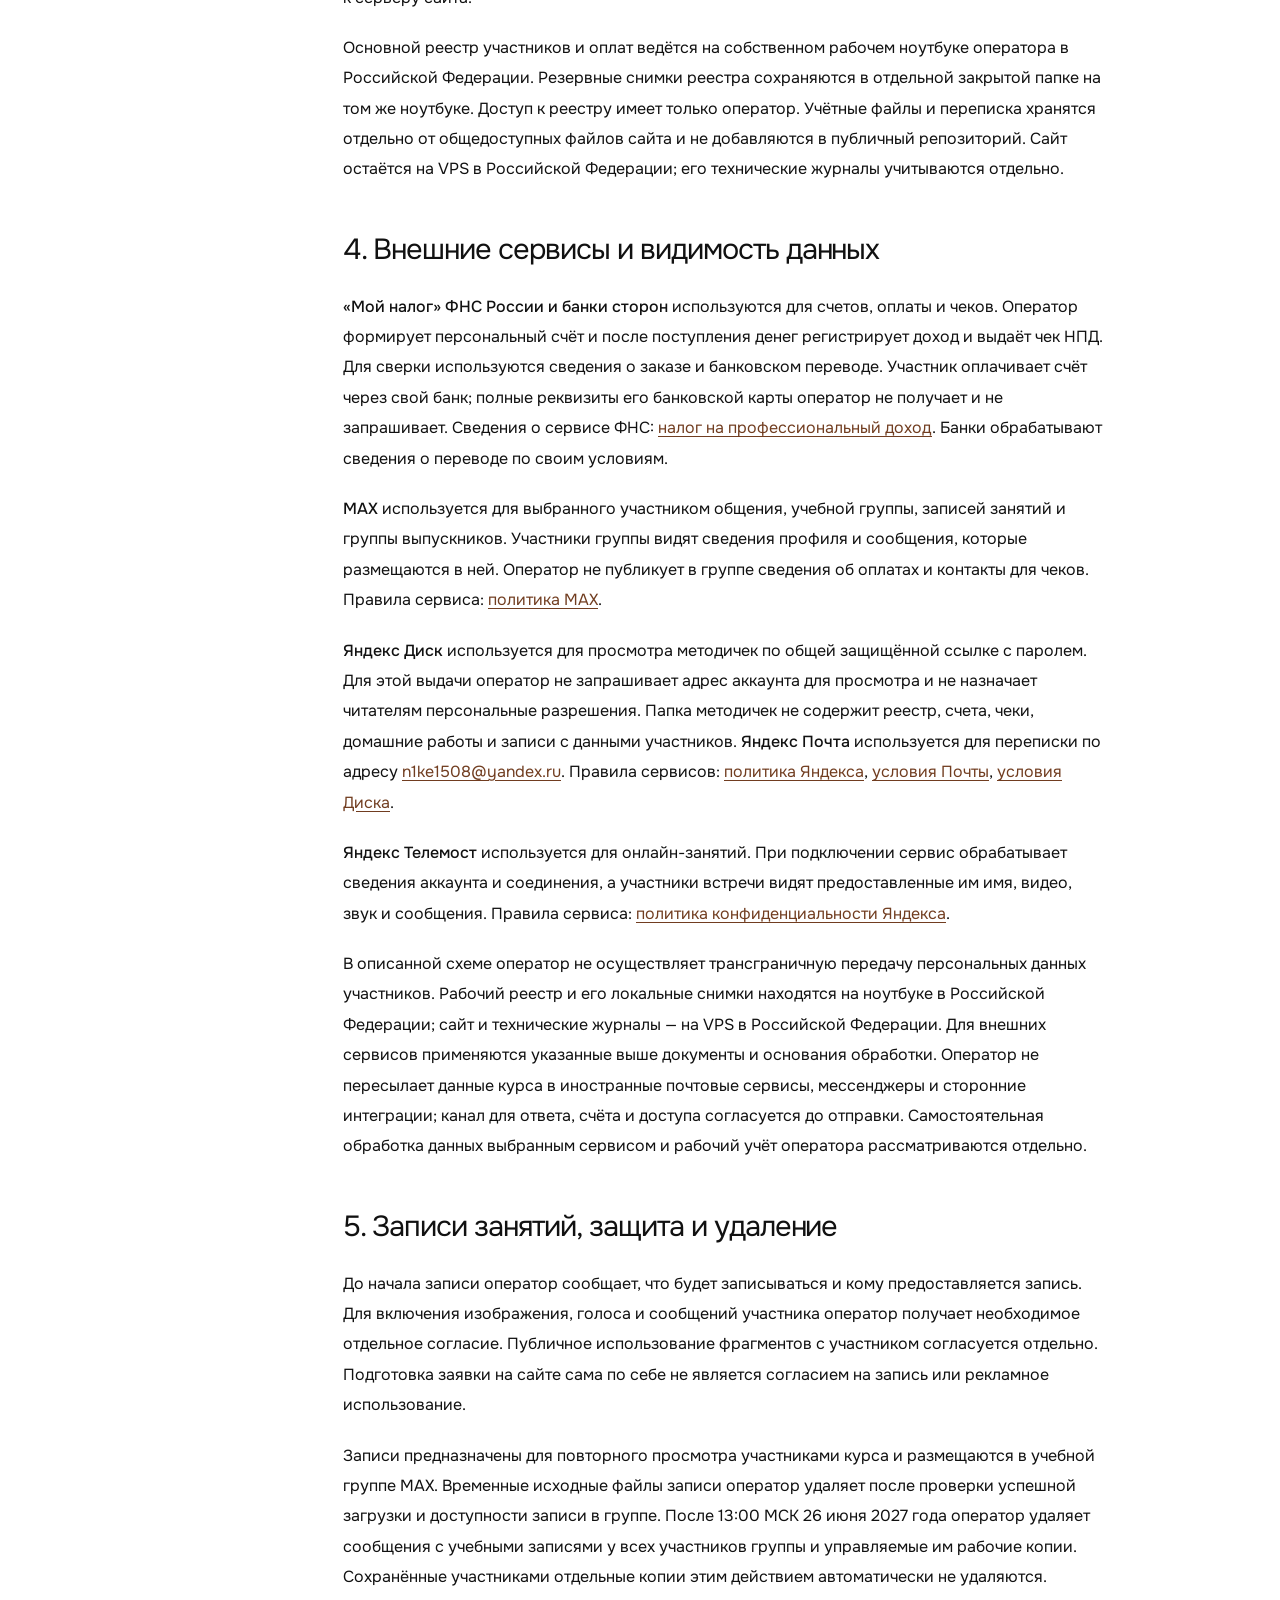
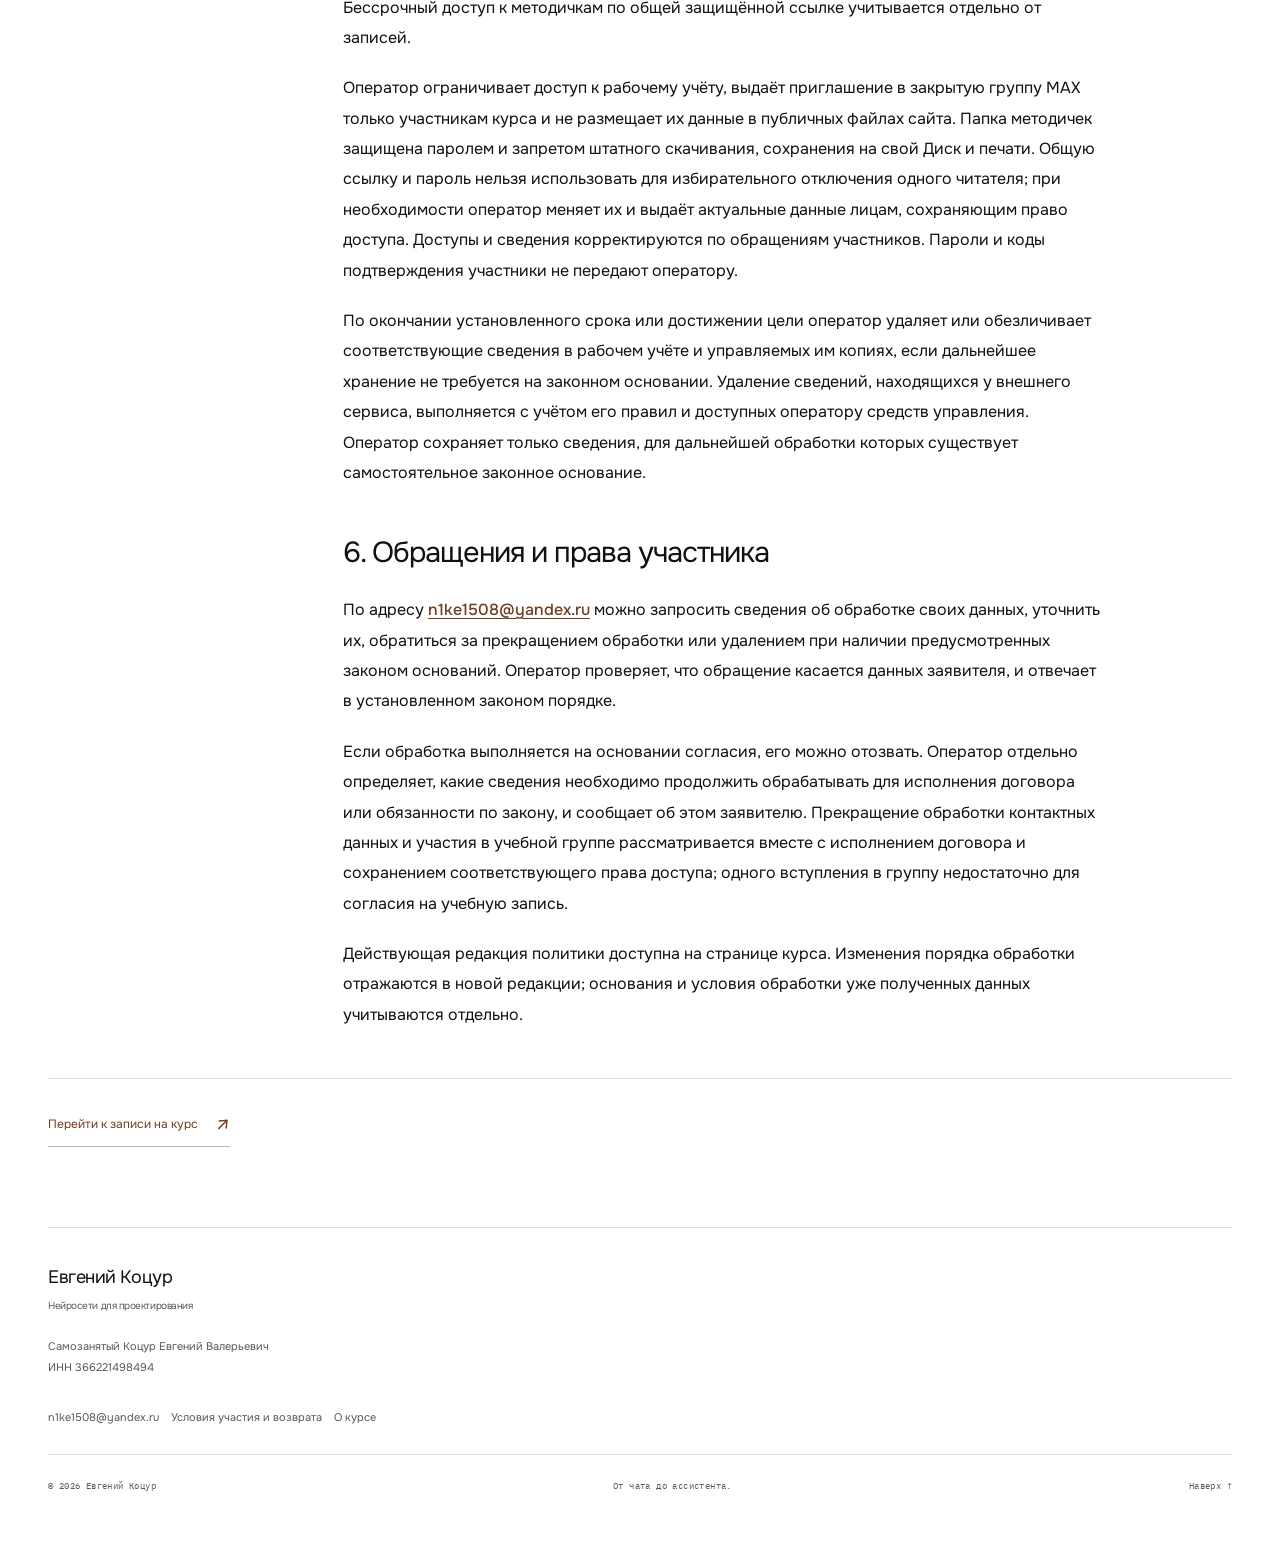
<file: privacy.html>
<!doctype html>
<html lang="ru">
<head>
  <meta charset="utf-8">
  <meta name="viewport" content="width=device-width, initial-scale=1">
  <title>Политика обработки персональных данных — курс Евгения Коцура</title>
  <meta name="description" content="Как используются данные для записи, оплаты и обучения на курсе Евгения Коцура. Сроки хранения, внешние сервисы и обращения участников.">
  <meta name="theme-color" content="#ffffff">
  <meta name="color-scheme" content="light">
  <meta name="referrer" content="no-referrer">
  <meta http-equiv="Content-Security-Policy" content="default-src 'self'; script-src 'none'; style-src 'self'; img-src 'self'; connect-src 'none'; object-src 'none'; base-uri 'none'; form-action 'none'; frame-src 'none'">
  <link rel="canonical" href="https://evgeniikotsur.ru/privacy.html">
  <link rel="icon" href="images/course-mark.svg" type="image/svg+xml">
  <link rel="preload" href="fonts/onest-regular.ttf" as="font" type="font/ttf" crossorigin>
  <link rel="stylesheet" href="css/style.css?v=20e0aaa053d5">
</head>
<body class="legal-page">
  <a class="skip-link" href="#main">Перейти к содержанию</a>
  <header class="site-header">
    <div class="container header-inner legal-header">
      <a class="brand" href="index.html" aria-label="К странице курса">
        <img class="brand-mark" src="images/course-mark.svg" alt="Знак курса" width="32" height="32">
        <span>Евгений Коцур<span class="brand-sub">Практика проектирования с ИИ</span></span>
      </a>
      <a class="header-cta" href="index.html#enroll">Записаться <span aria-hidden="true">↗</span></a>
    </div>
  </header>
  <main class="container legal-main" id="main">
    <div class="legal-heading">
      <a class="text-link" href="index.html">← К странице курса</a>
      <p class="eyebrow">Документы / Персональные данные</p>
      <h1>Политика<br>данных</h1>
      <p class="legal-intro">Нейросети для проектирования: от чата до ассистента</p>
      <p class="legal-version">Редакция от <time datetime="2026-11-16">16 ноября 2026 года</time> · Поток 28.11–26.12.2026</p>
    </div>
    <div class="legal-layout">
      <nav class="legal-nav" aria-label="Разделы политики">
        <ol>
          <li><a href="#privacy-1">Оператор и область действия</a></li>
          <li><a href="#privacy-2">Какие сведения и для чего используются</a></li>
          <li><a href="#privacy-3">Что происходит на страницах курса</a></li>
          <li><a href="#privacy-4">Внешние сервисы и видимость данных</a></li>
          <li><a href="#privacy-5">Записи занятий, защита и удаление</a></li>
          <li><a href="#privacy-6">Обращения и права участника</a></li>
        </ol>
      </nav>
      <article class="legal-content" aria-label="Текст политики данных">
      <section class="legal-section" id="privacy-1" aria-labelledby="privacy-1-title">
        <h2 id="privacy-1-title">1. Оператор и область действия</h2>
        <p>Оператор — <strong>Коцур Евгений Валерьевич</strong>, ИНН <strong>366221498494</strong>, плательщик налога на профессиональный доход. По вопросам персональных данных можно написать на <strong><a href="mailto:n1ke1508@yandex.ru">n1ke1508@yandex.ru</a></strong>.</p>
        <p>Политика относится к страницам курса «Нейросети для проектирования: от чата до ассистента», открытой встрече, заявкам на курс, оформлению заказов, занятиям, выдаче доступа и обратной связи. Она описывает обработку оператором и использование указанных ниже внешних сервисов.</p>
      </section>
      <section class="legal-section" id="privacy-2" aria-labelledby="privacy-2-title">
        <h2 id="privacy-2-title">2. Какие сведения и для чего используются</h2>
        <div class="legal-data-grid">
        <section class="legal-data-item" aria-labelledby="privacy-purpose-1"><h3 id="privacy-purpose-1">Ответить на заявку или вопрос</h3><p><strong>Данные.</strong> Имя, контакт в выбранном канале, текст сообщения</p><p><strong>Хранение.</strong> Заявки без оплаты — 90 дней после последней переписки.</p></section>
        <section class="legal-data-item" aria-labelledby="privacy-purpose-2"><h3 id="privacy-purpose-2">Оформить заказ, сверить оплату, выдать чек или рассмотреть возврат</h3><p><strong>Данные.</strong> Имя, контакт для счёта и чека, номер заказа и счёта, цена, результат оплаты, сведения о чеке и обращении</p><p><strong>Хранение.</strong> Сведения о заказах и возвратах — пять лет после завершения договора.</p></section>
        <section class="legal-data-item" aria-labelledby="privacy-purpose-3"><h3 id="privacy-purpose-3">Выдать методички и поддерживать доступ</h3><p><strong>Данные.</strong> Номер заказа, согласованный контакт и отметка выдачи общей ссылки и пароля</p><p><strong>Хранение.</strong> Пока сохраняется право доступа; сведения о заказе учитываются также в пределах установленного для него срока. Адрес аккаунта для просмотра не запрашивается.</p></section>
        <section class="legal-data-item" aria-labelledby="privacy-purpose-4"><h3 id="privacy-purpose-4">Провести занятия и обеспечить обратную связь</h3><p><strong>Данные.</strong> Имя и профиль в Яндекс Телемосте или MAX, сообщения, вопросы и домашние задания</p><p><strong>Хранение.</strong> На время участия в соответствующей группе и пока сведения необходимы для согласованной обратной связи. После прекращения этой цели оператор удаляет сведения из своего рабочего учёта, если отсутствует иное законное основание хранения.</p></section>
        <section class="legal-data-item" aria-labelledby="privacy-purpose-5"><h3 id="privacy-purpose-5">Предоставить записи занятий</h3><p><strong>Данные.</strong> Экран и голос ведущего, голоса, видео и сообщения участников, попавшие в запись</p><p><strong>Хранение.</strong> В учебной группе MAX — до 13:00 МСК 26 июня 2027 года; после этого оператор удаляет записи из группы.</p></section>
        <section class="legal-data-item" aria-labelledby="privacy-purpose-6"><h3 id="privacy-purpose-6">Обеспечить работу и безопасность страниц</h3><p><strong>Данные.</strong> IP-адрес, дата и время запроса, адрес запрошенной страницы, сведения браузера, источник перехода при его передаче браузером, результат запроса и технические параметры соединения</p><p><strong>Хранение.</strong> Журналы запросов сервера обновляются ежедневно с хранением 14 архивов. Дополнительный журнал службы сайта ограничен тремя файлами по 10 МБ; срок его хранения зависит от количества обращений. Старые записи удаляются при ротации.</p></section>
        </div>
        <p>Для заявки и оформления заказа обрабатываются сведения, необходимые для действий по инициативе заявителя и исполнения договора. Сведения об оплате и чеках также используются для выполнения обязанностей, установленных законом. Технические сведения необходимы для работы страниц и устранения неисправностей. Когда для конкретной обработки требуется согласие, оператор получает его отдельно до начала такой обработки.</p>
        <p>Оператор не запрашивает реквизиты банковской карты, пароли и коды подтверждения. Рекламная подписка на страницах курса не предусмотрена.</p>
      </section>
      <section class="legal-section" id="privacy-3" aria-labelledby="privacy-3-title">
        <h2 id="privacy-3-title">3. Что происходит на страницах курса</h2>
        <p>Для бесплатной открытой встречи 21 ноября 2026 года предварительная регистрация не требуется: на странице размещена общая ссылка на Яндекс Телемост. Организатор не запрашивает для участия ФИО, почту и телефон, не ведёт отдельный список присутствовавших и не выгружает сведения о зрителях. Можно использовать имя или псевдоним. Камера и микрофон добровольны; другие участники видят отображаемое имя, включённую камеру и слышат выступление. Организатор не ведёт запись, расшифровку или ИИ-конспект этой встречи. Отсутствие регистрации не исключает обработку данных во время звонка и технических сведений сервисом по его правилам. Заявка на платный курс оформляется отдельно по желанию посетителя.</p>
        <p>Имя и необязательный вопрос используются в открытой вкладке браузера для подготовки текста заявки. Заполненная форма не отправляется на сервер сайта. Посетитель проверяет текст, копирует его и сам решает, отправлять ли заявку в личный диалог с оператором в MAX. Переход к контакту MAX сам по себе не отправляет заявку. При переходе по почтовой ссылке письмо создаётся в выбранном почтовом приложении.</p>
        <p>Код страниц курса не использует рекламные пиксели, аналитику, собственные файлы cookie и сохранение введённых сведений в localStorage. При загрузке страниц VPS получает технические данные запроса, перечисленные выше. Текст из полей формы не включается скриптом в запросы к серверу сайта.</p>
        <p>Основной реестр участников и оплат ведётся на собственном рабочем ноутбуке оператора в Российской Федерации. Резервные снимки реестра сохраняются в отдельной закрытой папке на том же ноутбуке. Доступ к реестру имеет только оператор. Учётные файлы и переписка хранятся отдельно от общедоступных файлов сайта и не добавляются в публичный репозиторий. Сайт остаётся на VPS в Российской Федерации; его технические журналы учитываются отдельно.</p>
      </section>
      <section class="legal-section" id="privacy-4" aria-labelledby="privacy-4-title">
        <h2 id="privacy-4-title">4. Внешние сервисы и видимость данных</h2>
        <p><strong>«Мой налог» ФНС России и банки сторон</strong> используются для счетов, оплаты и чеков. Оператор формирует персональный счёт и после поступления денег регистрирует доход и выдаёт чек НПД. Для сверки используются сведения о заказе и банковском переводе. Участник оплачивает счёт через свой банк; полные реквизиты его банковской карты оператор не получает и не запрашивает. Сведения о сервисе ФНС: <a href="https://npd.nalog.ru/">налог на профессиональный доход</a>. Банки обрабатывают сведения о переводе по своим условиям.</p>
        <p><strong>MAX</strong> используется для выбранного участником общения, учебной группы, записей занятий и группы выпускников. Участники группы видят сведения профиля и сообщения, которые размещаются в ней. Оператор не публикует в группе сведения об оплатах и контакты для чеков. Правила сервиса: <a href="https://legal.max.ru/pp">политика MAX</a>.</p>
        <p><strong>Яндекс Диск</strong> используется для просмотра методичек по общей защищённой ссылке с паролем. Для этой выдачи оператор не запрашивает адрес аккаунта для просмотра и не назначает читателям персональные разрешения. Папка методичек не содержит реестр, счета, чеки, домашние работы и записи с данными участников. <strong>Яндекс Почта</strong> используется для переписки по адресу <a href="mailto:n1ke1508@yandex.ru">n1ke1508@yandex.ru</a>. Правила сервисов: <a href="https://yandex.ru/legal/confidential/">политика Яндекса</a>, <a href="https://yandex.ru/legal/mail_termsofuse/">условия Почты</a>, <a href="https://yandex.ru/legal/disk_termsofuse/">условия Диска</a>.</p>
        <p><strong>Яндекс Телемост</strong> используется для онлайн-занятий. При подключении сервис обрабатывает сведения аккаунта и соединения, а участники встречи видят предоставленные им имя, видео, звук и сообщения. Правила сервиса: <a href="https://yandex.ru/legal/confidential/">политика конфиденциальности Яндекса</a>.</p>
        <p>В описанной схеме оператор не осуществляет трансграничную передачу персональных данных участников. Рабочий реестр и его локальные снимки находятся на ноутбуке в Российской Федерации; сайт и технические журналы — на VPS в Российской Федерации. Для внешних сервисов применяются указанные выше документы и основания обработки. Оператор не пересылает данные курса в иностранные почтовые сервисы, мессенджеры и сторонние интеграции; канал для ответа, счёта и доступа согласуется до отправки. Самостоятельная обработка данных выбранным сервисом и рабочий учёт оператора рассматриваются отдельно.</p>
      </section>
      <section class="legal-section" id="privacy-5" aria-labelledby="privacy-5-title">
        <h2 id="privacy-5-title">5. Записи занятий, защита и удаление</h2>
        <p>До начала записи оператор сообщает, что будет записываться и кому предоставляется запись. Для включения изображения, голоса и сообщений участника оператор получает необходимое отдельное согласие. Публичное использование фрагментов с участником согласуется отдельно. Подготовка заявки на сайте сама по себе не является согласием на запись или рекламное использование.</p>
        <p>Записи предназначены для повторного просмотра участниками курса и размещаются в учебной группе MAX. Временные исходные файлы записи оператор удаляет после проверки успешной загрузки и доступности записи в группе. После 13:00 МСК 26 июня 2027 года оператор удаляет сообщения с учебными записями у всех участников группы и управляемые им рабочие копии. Сохранённые участниками отдельные копии этим действием автоматически не удаляются. Бессрочный доступ к методичкам по общей защищённой ссылке учитывается отдельно от записей.</p>
        <p>Оператор ограничивает доступ к рабочему учёту, выдаёт приглашение в закрытую группу MAX только участникам курса и не размещает их данные в публичных файлах сайта. Папка методичек защищена паролем и запретом штатного скачивания, сохранения на свой Диск и печати. Общую ссылку и пароль нельзя использовать для избирательного отключения одного читателя; при необходимости оператор меняет их и выдаёт актуальные данные лицам, сохраняющим право доступа. Доступы и сведения корректируются по обращениям участников. Пароли и коды подтверждения участники не передают оператору.</p>
        <p>По окончании установленного срока или достижении цели оператор удаляет или обезличивает соответствующие сведения в рабочем учёте и управляемых им копиях, если дальнейшее хранение не требуется на законном основании. Удаление сведений, находящихся у внешнего сервиса, выполняется с учётом его правил и доступных оператору средств управления. Оператор сохраняет только сведения, для дальнейшей обработки которых существует самостоятельное законное основание.</p>
      </section>
      <section class="legal-section" id="privacy-6" aria-labelledby="privacy-6-title">
        <h2 id="privacy-6-title">6. Обращения и права участника</h2>
        <p>По адресу <strong><a href="mailto:n1ke1508@yandex.ru">n1ke1508@yandex.ru</a></strong> можно запросить сведения об обработке своих данных, уточнить их, обратиться за прекращением обработки или удалением при наличии предусмотренных законом оснований. Оператор проверяет, что обращение касается данных заявителя, и отвечает в установленном законом порядке.</p>
        <p>Если обработка выполняется на основании согласия, его можно отозвать. Оператор отдельно определяет, какие сведения необходимо продолжить обрабатывать для исполнения договора или обязанности по закону, и сообщает об этом заявителю. Прекращение обработки контактных данных и участия в учебной группе рассматривается вместе с исполнением договора и сохранением соответствующего права доступа; одного вступления в группу недостаточно для согласия на учебную запись.</p>
        <p>Действующая редакция политики доступна на странице курса. Изменения порядка обработки отражаются в новой редакции; основания и условия обработки уже полученных данных учитываются отдельно.</p>
      </section>
      </article>
    </div>
    <div class="legal-return"><a class="text-link" href="index.html#enroll">Перейти к записи на курс <span aria-hidden="true">↗</span></a></div>
  </main>
  <footer class="site-footer container">
    <a class="footer-brand" href="index.html">Евгений Коцур<span>Нейросети для проектирования</span></a>
    <div class="footer-requisites" aria-label="Реквизиты исполнителя"><p>Самозанятый Коцур Евгений Валерьевич</p><p>ИНН 366221498494</p></div>
    <div class="footer-links"><a href="mailto:n1ke1508@yandex.ru">n1ke1508@yandex.ru</a><a href="offer.html">Условия участия и возврата</a><a href="index.html">О курсе</a></div>
    <div class="footer-bottom"><span>© 2026 Евгений Коцур</span><span>От чата до ассистента.</span><a href="#main">Наверх ↑</a></div>
  </footer>
</body>
</html>
</file>
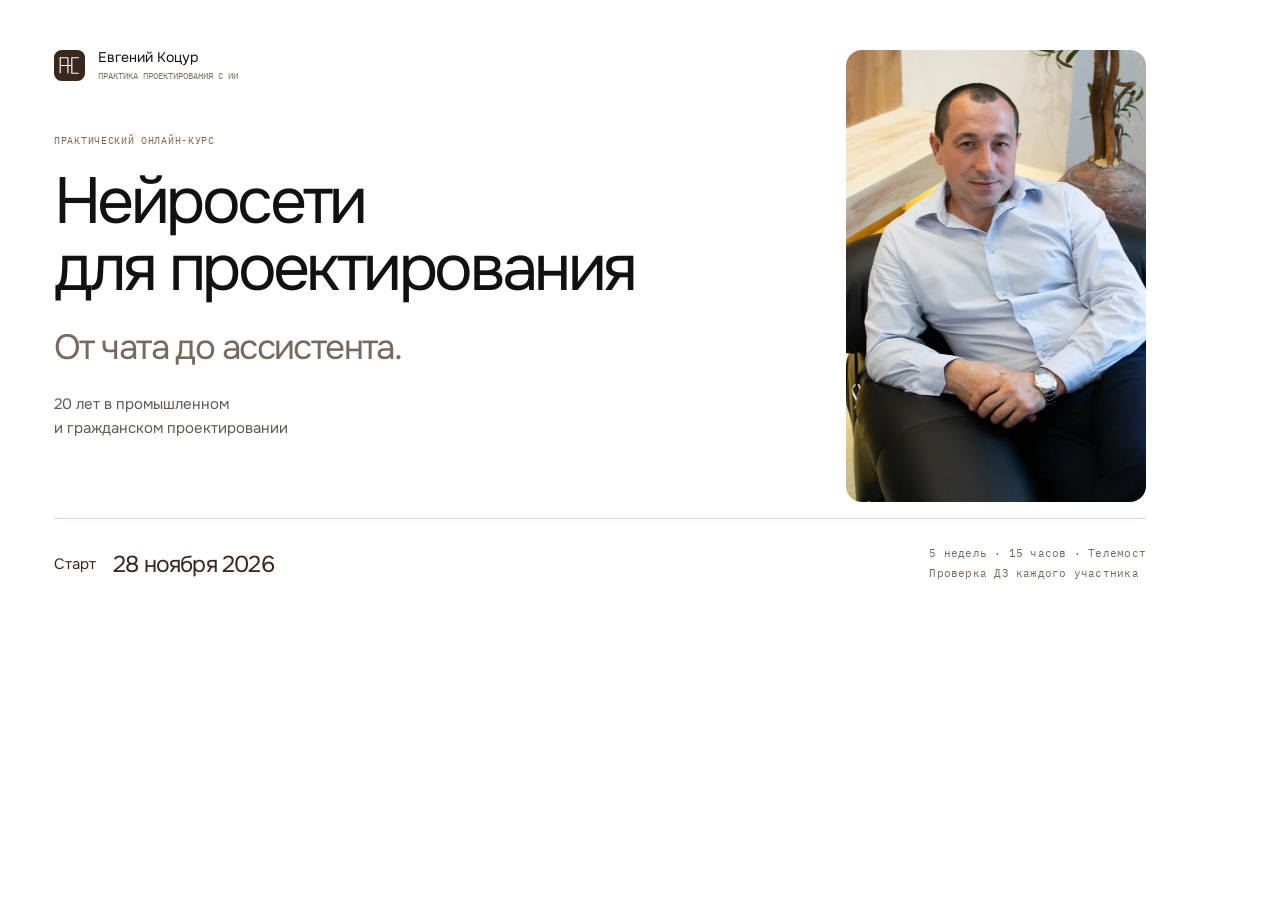
<file: design/social-card.html>
<!doctype html>
<html lang="ru">
<head>
  <meta charset="utf-8">
  <meta name="viewport" content="width=device-width,initial-scale=1">
  <meta name="robots" content="noindex,nofollow">
  <title>Обложка курса для ссылок</title>
  <link rel="stylesheet" href="../css/fonts.css">
  <style>
    *{box-sizing:border-box}
    body{margin:0;background:#fff;color:#111;font-family:Onest,Arial,sans-serif}
    .card{width:1200px;height:630px;position:relative;padding:48px 54px;overflow:hidden;background:#fff}
    .identity{display:flex;align-items:center;gap:13px;font-size:14px;line-height:1.4}
    .identity img{width:31px;height:31px}
    .identity small{display:block;color:#807061;font:9px/1.8 PlexMono,Consolas,monospace}
    .eyebrow{font:10px/1.5 PlexMono,Consolas,monospace;text-transform:uppercase;letter-spacing:.07em;color:#82634b;margin:49px 0 20px}
    h1{font-size:65px;line-height:1.04;letter-spacing:-.055em;font-weight:400;margin:0;max-width:745px}
    .subtitle{font-size:35px;line-height:1.2;letter-spacing:-.045em;color:#78695d;margin:24px 0 0}
    .experience{font-size:15px;color:#65594f;margin:23px 0 0;line-height:1.6}
    .portrait{position:absolute;right:54px;top:50px;width:300px;height:452px;border-radius:16px;overflow:hidden;background:#f7f4f1}
    .portrait img{width:100%;height:100%;object-fit:cover;object-position:50% 17%;display:block}
    .details{position:absolute;bottom:46px;left:54px;right:54px;border-top:1px solid #e4d9ce;padding-top:25px;display:flex;justify-content:space-between;align-items:center;gap:30px}
    .start{display:inline-flex;align-items:center;gap:17px;font-size:15px;color:#3b281d}
    .start strong{font-size:23px;font-weight:400;letter-spacing:-.035em}
    .format{font:11px/1.8 PlexMono,Consolas,monospace;color:#78695d;letter-spacing:.02em}
  </style>
</head>
<body>
  <main class="card" aria-label="Обложка курса">
    <div class="identity"><img src="../images/course-mark.svg" alt=""><span>Евгений Коцур<small>ПРАКТИКА ПРОЕКТИРОВАНИЯ С ИИ</small></span></div>
    <p class="eyebrow">Практический онлайн-курс</p>
    <h1>Нейросети<br>для проектирования</h1>
    <p class="subtitle">От чата до ассистента.</p>
    <p class="experience">20 лет в промышленном<br>и гражданском проектировании</p>
    <div class="portrait"><img src="../images/author-portrait-600.webp" width="600" height="900" alt="Евгений Коцур"></div>
    <div class="details"><span class="start">Старт <strong>28 ноября 2026</strong></span><span class="format">5 недель · 15 часов · Телемост<br>Проверка ДЗ каждого участника</span></div>
  </main>
</body>
</html>
</file>
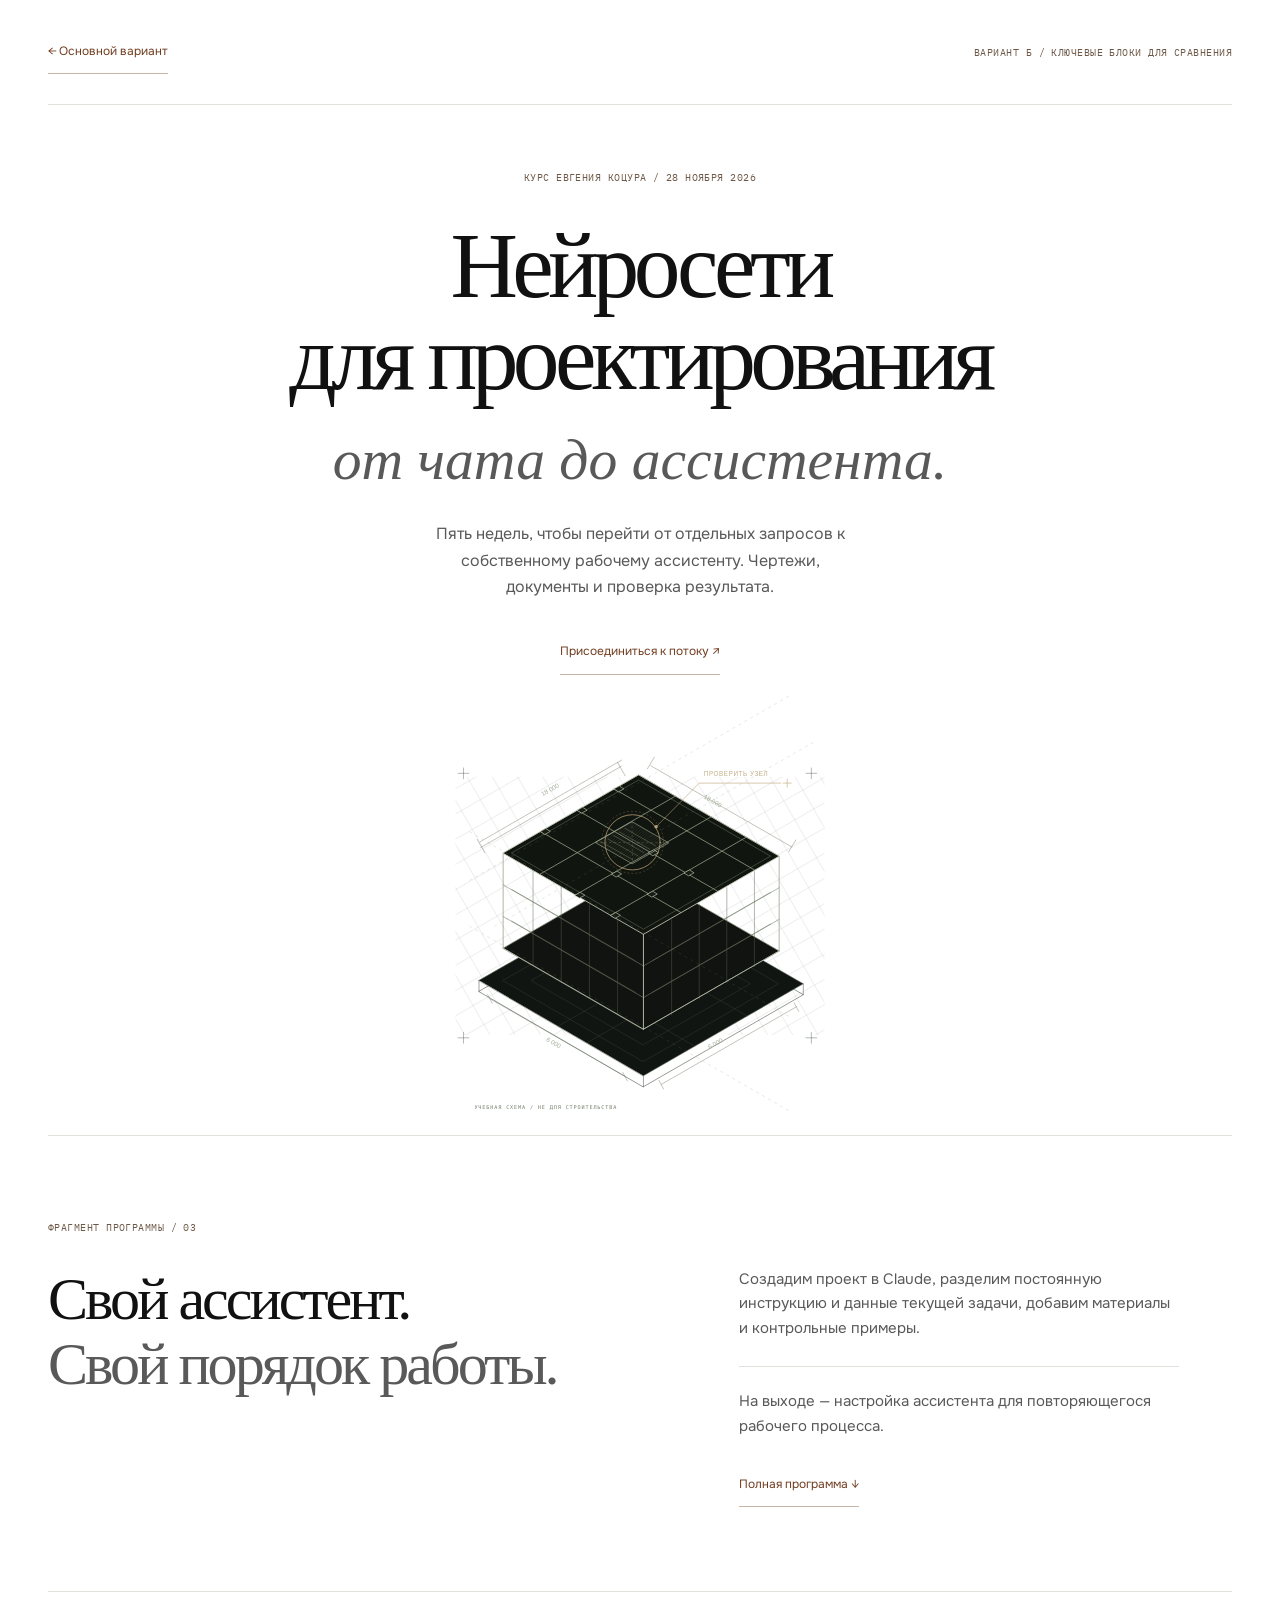
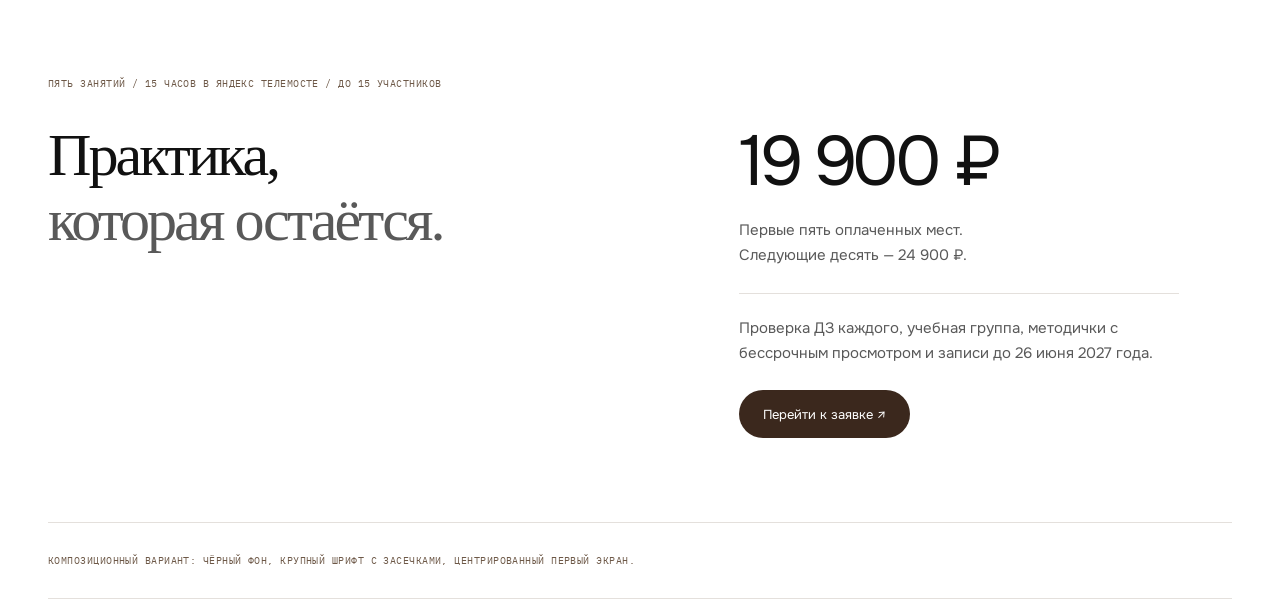
<file: design/variant-b.html>
<!doctype html>
<html lang="ru"><head><meta charset="utf-8"><meta name="viewport" content="width=device-width, initial-scale=1"><meta name="robots" content="noindex"><title>Вариант Б — тёмная редакционная композиция</title><link rel="stylesheet" href="../css/style.css?v=1bcd52c36aed"><link rel="stylesheet" href="../css/variant-b.css"></head><body>
  <header class="container variant-nav"><a class="text-link" href="../index.html">← Основной вариант</a><span class="eyebrow">Вариант Б / ключевые блоки для сравнения</span></header>
  <main>
    <section class="variant-hero container"><p class="eyebrow">Курс Евгения Коцура / 28 ноября 2026</p><h1>Нейросети<br>для проектирования</h1><p class="variant-subtitle">от чата до ассистента.</p><p class="variant-lead">Пять недель, чтобы перейти от отдельных запросов к собственному рабочему ассистенту. Чертежи, документы и проверка результата.</p><a class="text-link" href="../index.html#enroll">Присоединиться к потоку ↗</a><img src="../images/course-drawing.svg" alt="Авторская аксонометрическая учебная схема здания" width="720" height="800"></section>
    <section class="section container"><p class="eyebrow">Фрагмент программы / 03</p><div class="variant-section"><h2>Свой ассистент.<br><span class="muted">Свой порядок работы.</span></h2><div><p>Создадим проект в Claude, разделим постоянную инструкцию и данные текущей задачи, добавим материалы и контрольные примеры.</p><p class="variant-result">На выходе — настройка ассистента для повторяющегося рабочего процесса.</p><a class="text-link" href="../index.html#program">Полная программа ↓</a></div></div></section>
    <section class="section container variant-price"><p class="eyebrow">Пять занятий / 15 часов в Яндекс Телемосте / до 15 участников</p><div class="variant-section"><h2>Практика,<br><span class="muted">которая остаётся.</span></h2><div><p class="variant-amount">19 900 ₽</p><p>Первые пять оплаченных мест.<br><span class="muted">Следующие десять — 24 900 ₽.</span></p><p class="variant-result">Проверка ДЗ каждого, учебная группа, методички с бессрочным просмотром и записи до 26 июня 2027 года.</p><a class="button button-light" href="../index.html#enroll">Перейти к заявке ↗</a></div></div></section>
  </main><footer class="container variant-nav"><span class="eyebrow">Композиционный вариант: чёрный фон, крупный шрифт с засечками, центрированный первый экран.</span></footer>
</body></html>
</file>
<file: css/style.css>
@import url('./fonts.css');
/* Базовые блоки курса, доступность и адаптивные состояния. */
:root {
  --bg:#090a0a;
  --surface:#101212;
  --text:#e9e8e2;
  --muted:#a2a6a3;
  --line:#303432;
  --ink:#111310;
  --accent:#b9a177;
  --font:Arial,"Helvetica Neue",sans-serif;
  --mono:"Courier New",monospace;
  --width:1328px
}

* {
  box-sizing:border-box
}

html {
  scroll-behavior:smooth;
  scroll-padding-top:100px;
  -webkit-text-size-adjust:100%
}

body {
  margin:0;
  background:var(--bg);
  color:var(--text);
  font-family:var(--font);
  font-size:16px;
  line-height:1.55;
  -webkit-font-smoothing:antialiased
}

::selection {
  background:var(--accent);
  color:var(--ink)
}

a {
  color:inherit;
  text-decoration:none
}

button,input,textarea {
  font:inherit
}

button,a,input,textarea,summary {
  -webkit-tap-highlight-color:transparent
}

button,a,summary {
  touch-action:manipulation
}

button {
  color:inherit;
  cursor:pointer
}

a:focus-visible,button:focus-visible,input:focus-visible,textarea:focus-visible,summary:focus-visible,[tabindex="-1"]:focus-visible {
  outline:2px solid var(--accent);
  outline-offset:6px
}

img,svg {
  display:block;
  max-width:100%
}

figure,p,h1,h2,h3,h4,dl,dd {
  margin:0
}

h1,h2,h3,h4 {
  font-weight:400
}

h2 {
  font-size:clamp(38px,4.7vw,66px);
  line-height:1.06;
  letter-spacing:-.048em
}

h3 {
  font-size:24px;
  line-height:1.25;
  letter-spacing:-.025em
}

ul,ol {
  margin:0;
  padding:0
}

section[id],details[id] {
  scroll-margin-top:16px
}

[hidden] {
  display:none!important
}

.container {
  width:calc(100% - 112px);
  max-width:var(--width);
  margin-inline:auto
}

.section {
  padding-block:112px
}

.eyebrow,.edition,.row-index,.task-tag,.module-kicker,.module-date,.calendar-footer,.figure-top,.hero-visual figcaption,.drawing-label,.sample-caption,.map-number,.map-detail,.price-label,.price-note,.form-note,.footer-bottom,.monogram-bottom {
  font-family:var(--mono);
  font-size:11px;
  font-weight:400;
  line-height:1.5;
  letter-spacing:.045em
}

.eyebrow {
  text-transform:uppercase;
  color:var(--muted)
}

.muted {
  color:var(--muted)
}

.section-heading {
  display:grid;
  grid-template-columns:1.35fr 1fr;
  column-gap:90px;
  align-items:end;
  margin-bottom:56px
}

.section-heading>.eyebrow {
  grid-column:1/-1;
  margin-bottom:28px
}

.section-intro {
  color:var(--muted);
  font-size:18px;
  line-height:1.6;
  max-width:420px
}

.section-note {
  color:var(--muted);
  margin-top:24px;
  font-size:14px
}

.text-link {
  display:inline-flex;
  align-items:center;
  justify-content:space-between;
  gap:28px;
  border:0;
  border-bottom:1px solid var(--line);
  padding:5px 0;
  background:none;
  color:var(--text);
  font-size:14px;
  line-height:1.45;
  transition:color .2s,border-color .2s
}

.text-link:hover {
  color:var(--accent);
  border-color:var(--accent)
}

.text-link span {
  font-size:20px
}

.button {
  display:inline-flex;
  min-height:52px;
  align-items:center;
  justify-content:space-between;
  gap:34px;
  padding:15px 22px;
  font-size:14px;
  line-height:1.4;
  border:1px solid transparent;
  border-radius:2px;
  transition:background .2s,color .2s
}

.button-light {
  background:var(--text);
  color:var(--ink)
}

.button-light:hover {
  background:var(--accent)
}

.button span {
  font-size:21px;
  line-height:1
}

.button-full {
  width:100%
}

.sr-only {
  position:absolute;
  width:1px;
  height:1px;
  padding:0;
  overflow:hidden;
  clip:rect(0,0,0,0);
  white-space:nowrap;
  border:0
}

.skip-link {
  position:fixed;
  top:8px;
  left:16px;
  z-index:100;
  padding:12px 18px;
  background:var(--text);
  color:var(--bg);
  transform:translateY(-180%)
}

.skip-link:focus {
  transform:translateY(0)
}

/* Шапка и первый экран. */
.site-header {
  position:sticky;
  top:0;
  z-index:30;
  background:var(--bg);
  border-bottom:1px solid var(--line)
}

.header-inner {
  min-height:89px;
  display:flex;
  align-items:center;
  gap:44px;
  justify-content:space-between
}

.brand {
  display:flex;
  gap:13px;
  align-items:center;
  font-size:15px;
  line-height:1.4
}

.brand-mark {
  width:34px;
  height:34px
}

.brand-sub {
  display:block;
  color:var(--muted);
  font-size:10px;
  margin-top:3px;
  letter-spacing:.02em
}

.desktop-nav {
  display:flex;
  gap:32px;
  margin-left:auto;
  font-size:13px;
  color:var(--muted)
}

.desktop-nav a:hover {
  color:var(--text)
}

.header-cta {
  font-size:13px;
  border-bottom:1px solid var(--text);
  padding:6px 0;
  display:flex;
  gap:26px
}

.header-cta:hover {
  color:var(--accent);
  border-color:var(--accent)
}

.hero {
  padding-top:39px
}

.hero-overline {
  display:flex;
  justify-content:space-between;
  gap:24px;
  align-items:center
}

.edition {
  color:var(--muted);
  text-transform:uppercase
}

.hero-layout {
  display:grid;
  grid-template-columns:1.16fr 1fr;
  gap:20px;
  align-items:center
}

.hero-copy {
  position:relative;
  z-index:1;
  padding:47px 0 58px
}

.hero h1 {
  font-size:clamp(46px,4.9vw,73px);
  line-height:1.04;
  letter-spacing:-.055em;
  font-weight:400
}

.hero-subtitle {
  display:block;
  margin-top:18px;
  color:var(--muted)
}

.small-period {
  color:var(--accent)
}

.hero-description {
  color:var(--muted);
  max-width:440px;
  font-size:16px;
  line-height:1.65;
  margin-top:29px
}

.hero-actions {
  display:flex;
  align-items:center;
  gap:28px;
  margin-top:32px;
  flex-wrap:wrap
}

.hero-actions .text-link {
  font-size:12px;
  gap:17px
}

.hero-date {
  font-size:13px;
  margin-top:28px
}

.hero-date>span {
  display:block;
  font-size:12px;
  color:var(--muted);
  margin-top:4px
}

.hero-visual {
  min-width:0;
  align-self:stretch;
  position:relative;
  display:flex;
  flex-direction:column;
  justify-content:center
}

.figure-top {
  display:flex;
  justify-content:space-between;
  gap:15px;
  color:var(--muted);
  padding-top:24px;
  text-transform:uppercase;
  font-size:9px
}

.hero-visual img {
  width:100%;
  height:auto;
  max-height:560px;
  object-fit:contain
}

.hero-visual figcaption {
  display:flex;
  align-items:center;
  gap:16px;
  border-top:1px solid var(--line);
  padding-top:12px;
  font-size:10px;
  color:var(--muted);
  margin-top:-9px
}

.cross {
  font-size:23px;
  color:var(--accent)
}

.figure-index {
  margin-left:auto;
  white-space:nowrap
}

.hero-facts {
  display:grid;
  grid-template-columns:1fr 1fr 1fr 1.6fr;
  border-block:1px solid var(--line);
  padding-block:28px;
  gap:30px
}

.hero-facts>div {
  display:flex;
  align-items:center;
  gap:16px
}

.hero-facts dt {
  font-size:45px;
  line-height:1;
  letter-spacing:-.06em
}

.hero-facts dd {
  max-width:110px;
  font-size:12px;
  color:var(--muted)
}

.hero-facts .fact-text {
  display:block;
  border-left:1px solid var(--line);
  padding-left:36px
}

.fact-text dt {
  font-size:18px;
  letter-spacing:-.02em;
  line-height:1.5
}

.fact-text dd {
  max-width:none;
  margin-top:3px
}

.open-meeting {
  padding-block:34px;
  display:grid;
  grid-template-columns:1fr 1.4fr auto;
  gap:32px;
  align-items:center;
  border-bottom:1px solid var(--line)
}

.meeting-date .eyebrow {
  display:block;
  margin-bottom:8px
}

.meeting-date time {
  font-size:28px;
  line-height:1.2;
  letter-spacing:-.03em
}

.meeting-date time span {
  font-family:var(--mono);
  font-size:11px;
  color:var(--muted);
  letter-spacing:0
}

.meeting-copy h2 {
  font-size:22px;
  line-height:1.2;
  letter-spacing:-.03em
}

.meeting-copy p {
  font-size:13px;
  margin-top:7px;
  color:var(--muted)
}

.open-meeting .text-link {
  font-size:12px
}

/* Задачи и интерактивный учебный пример. */
.task-list article {
  display:grid;
  grid-template-columns:40px 1.05fr 1.25fr .75fr;
  gap:32px;
  align-items:start;
  padding:31px 0;
  border-top:1px solid var(--line)
}

.task-list article:last-child {
  border-bottom:1px solid var(--line)
}

.row-index {
  color:var(--muted);
  padding-top:7px
}

.task-list h3 {
  font-size:23px
}

.task-list p {
  font-size:15px;
  color:var(--muted);
  max-width:360px
}

.task-tag {
  color:var(--muted);
  font-size:10px;
  padding-top:4px;
  max-width:165px;
  justify-self:end
}

.practice-section {
  background:var(--surface);
  border-block:1px solid var(--line)
}

.practice-layout {
  display:grid;
  grid-template-columns:1.2fr 1fr;
  gap:64px;
  align-items:start
}

.practice-drawing {
  border:1px solid var(--line);
  background:#141716;
  padding:22px
}

.drawing-label {
  display:flex;
  justify-content:space-between;
  gap:15px;
  color:var(--muted);
  text-transform:uppercase;
  font-size:9px
}

.practice-drawing img {
  width:100%;
  height:auto;
  margin-top:10px
}

.practice-drawing figcaption {
  border-top:1px solid var(--line);
  padding-top:18px;
  color:var(--muted);
  font-size:12px;
  max-width:450px
}

.workflow-nav {
  display:none;
  grid-template-columns:repeat(3,1fr);
  border-bottom:1px solid var(--line);
  margin-bottom:34px
}

.workflow-enhanced .workflow-nav {
  display:grid
}

.workflow-nav button {
  padding:15px 0;
  text-align:left;
  font-family:var(--mono);
  font-size:11px;
  color:var(--muted);
  border:0;
  border-bottom:1px solid transparent;
  background:none;
  margin-bottom:-1px;
  min-height:48px
}

.workflow-nav button[aria-pressed="true"] {
  color:var(--text);
  border-bottom-color:var(--text)
}

.workflow-nav button:hover {
  color:var(--accent)
}

.workflow-panels {
  min-height:288px
}

.workflow-panels article+article {
  margin-top:32px
}

.workflow-enhanced .workflow-panels article {
  margin-top:0
}

.workflow-panels h3 {
  font-size:31px;
  margin-top:16px;
  margin-bottom:20px
}

.workflow-panels p:not(.eyebrow),.workflow-panels blockquote {
  font-size:16px;
  color:var(--muted);
  line-height:1.7
}

.workflow-panels blockquote {
  margin:0;
  color:var(--text)
}

.workflow-panels .workflow-foot {
  padding-top:20px;
  margin-top:22px;
  border-top:1px solid var(--line);
  font-size:13px!important
}

.annotation-mark {
  color:var(--accent);
  margin-right:5px
}

.sample-caption {
  margin-top:25px;
  color:var(--muted);
  font-size:10px;
  max-width:390px
}

/* Нативные раскрывающиеся модули работают без JavaScript. */
.module {
  border-top:1px solid var(--line)
}

.module:last-child {
  border-bottom:1px solid var(--line)
}

summary {
  list-style:none;
  cursor:pointer
}

summary::-webkit-details-marker {
  display:none
}

.module summary {
  display:grid;
  grid-template-columns:60px 1fr 110px 28px;
  align-items:center;
  gap:26px;
  padding:29px 0
}

.module-number {
  font-size:28px;
  color:var(--muted);
  letter-spacing:-.05em
}

.module-heading {
  display:flex;
  flex-direction:column;
  gap:7px
}

.module-kicker {
  color:var(--muted);
  font-size:10px;
  text-transform:uppercase
}

.module-title {
  font-size:25px;
  line-height:1.25;
  letter-spacing:-.028em
}

.module-date {
  color:var(--muted);
  text-align:right;
  font-size:11px;
  white-space:nowrap
}

.expand-mark {
  width:16px;
  height:16px;
  position:relative;
  margin-left:auto
}

.expand-mark::before,.expand-mark::after {
  content:"";
  position:absolute;
  background:currentColor;
  left:0;
  top:7px;
  width:16px;
  height:1px
}

.expand-mark::after {
  transform:rotate(90deg);
  transition:transform .2s
}

details[open]>summary .expand-mark::after {
  transform:rotate(0)
}

summary:hover .module-title,summary:hover .expand-mark {
  color:var(--accent)
}

.module-body {
  display:grid;
  grid-template-columns:1fr 1fr;
  gap:60px;
  padding:0 54px 34px 86px
}

.module-body ul {
  padding-left:18px;
  color:var(--muted);
  font-size:14px;
  line-height:1.8
}

.module-result {
  font-size:16px;
  border-left:1px solid var(--accent);
  padding-left:24px
}

.module-result span {
  display:block;
  font-family:var(--mono);
  color:var(--muted);
  font-size:10px;
  text-transform:uppercase;
  margin-bottom:9px
}

.module-prep .module-title {
  font-size:22px
}

.program-section {
  padding-bottom:0
}

/* Расписание, материалы и ведущий. */
.calendar {
  list-style:none;
  display:grid;
  grid-template-columns:repeat(5,1fr);
  border-block:1px solid var(--line)
}

.calendar li {
  padding:23px 22px 27px;
  border-right:1px solid var(--line)
}

.calendar li:first-child {
  padding-left:0
}

.calendar li:last-child {
  border:0
}

.calendar li>span {
  font-family:var(--mono);
  font-size:10px;
  color:var(--muted)
}

.calendar time {
  display:block;
  font-size:64px;
  line-height:1.1;
  letter-spacing:-.055em;
  margin:23px 0
}

.calendar time span {
  font-size:16px;
  letter-spacing:-.02em;
  display:block;
  margin-top:6px;
  color:var(--muted)
}

.calendar-footer {
  display:flex;
  justify-content:space-between;
  align-items:center;
  margin-top:18px;
  color:var(--muted);
  font-size:10px
}

.calendar-footer .text-link {
  font-size:12px;
  font-family:var(--font)
}

.format-grid {
  display:grid;
  grid-template-columns:repeat(3,1fr);
  gap:54px;
  margin-top:66px
}

.format-grid h3 {
  font-size:24px;
  margin-top:14px;
  margin-bottom:16px
}

.format-grid p {
  color:var(--muted);
  font-size:14px
}

.materials-section {
  background:var(--surface);
  border-block:1px solid var(--line)
}

.materials-layout {
  display:grid;
  grid-template-columns:1.2fr 1fr;
  gap:100px;
  align-items:center
}

.materials-layout h2 {
  margin-top:25px
}

.materials-layout .section-intro {
  margin-top:25px;
  max-width:440px;
  font-size:16px
}

.access-list {
  margin-top:36px;
  max-width:450px
}

.access-list>div {
  padding:19px 0;
  border-top:1px solid var(--line)
}

.access-list dt {
  font-size:16px
}

.access-list dd {
  font-size:13px;
  color:var(--muted);
  margin-top:5px
}

.assistant-map {
  border:1px solid #434a44;
  padding:28px;
  transform:rotate(-2deg);
  background:var(--bg)
}

.map-head {
  display:flex;
  justify-content:space-between;
  align-items:center;
  padding-bottom:28px
}

.map-head>span:last-child {
  color:var(--accent);
  font-size:23px
}

.map-row {
  display:grid;
  grid-template-columns:22px 1fr;
  gap:0 12px;
  padding:19px 0;
  border-top:1px solid var(--line);
  align-items:center
}

.map-number {
  grid-row:span 2;
  color:var(--accent);
  font-size:10px
}

.map-row>span:nth-child(2) {
  font-size:19px;
  letter-spacing:-.02em
}

.map-detail {
  color:var(--muted);
  font-size:10px;
  margin-top:5px
}

.map-connector {
  font-size:36px;
  text-align:center;
  color:var(--accent);
  line-height:1.5
}

.map-output {
  padding:25px;
  background:var(--text);
  color:var(--ink);
  position:relative;
  overflow:hidden
}

.map-output .eyebrow {
  display:block;
  color:#50564e;
  margin-bottom:16px;
  font-size:9px
}

.map-output>span:nth-child(2) {
  font-size:29px;
  letter-spacing:-.04em;
  line-height:1.15;
  display:block;
  position:relative;
  z-index:1
}

.map-output svg {
  position:absolute;
  width:86px;
  height:86px;
  right:13px;
  bottom:13px;
  opacity:.6
}

.teacher-section {
  display:grid;
  grid-template-columns:1fr 1.15fr;
  gap:100px;
  align-items:center
}

.teacher-monogram {
  aspect-ratio:1.1;
  background:#141715;
  padding:30px;
  position:relative;
  display:flex;
  flex-direction:column;
  justify-content:space-between;
  overflow:hidden;
  background-image:linear-gradient(#202521 1px,transparent 1px),linear-gradient(90deg,#202521 1px,transparent 1px);
  background-size:44px 44px
}

.teacher-monogram::before,.teacher-monogram::after {
  content:"";
  position:absolute;
  border:1px solid #50594d;
  border-radius:50%;
  width:300px;
  height:300px;
  top:56%;
  left:45%;
  transform:translate(-50%,-50%);
  pointer-events:none
}

.teacher-monogram::after {
  width:175px;
  height:175px
}

.teacher-monogram .eyebrow {
  position:relative;
  z-index:1
}

.monogram {
  font-size:clamp(110px,16vw,230px);
  line-height:1;
  letter-spacing:-.09em;
  text-align:center;
  color:#c9cbbf;
  position:relative;
  z-index:1;
  padding-right:15px
}

.monogram-bottom {
  color:var(--muted);
  position:relative;
  z-index:1;
  font-size:9px
}

.teacher-copy h2 {
  margin-top:24px;
  font-size:70px
}

.teacher-lead {
  font-size:22px;
  line-height:1.35;
  margin-top:28px
}

.teacher-copy>p:not(.eyebrow):not(.teacher-lead) {
  color:var(--muted);
  font-size:15px;
  margin-top:20px;
  max-width:460px
}

.teacher-copy .text-link {
  margin-top:28px
}

/* Заявка готовится локально. Копирование текста и переход в MAX выполняет посетитель. */
.enroll-section {
  border-block:1px solid var(--line)
}

.enroll-layout {
  display:grid;
  grid-template-columns:1fr 1fr;
  gap:80px;
  align-items:start
}

.price-panel {
  background:#d4d1c4;
  color:var(--ink);
  padding:36px
}

.price-top {
  display:flex;
  justify-content:space-between;
  gap:20px
}

.price-top .eyebrow,.price-label {
  color:#4f544b;
  font-size:10px
}

.price {
  font-size:clamp(60px,6.6vw,93px);
  line-height:1.2;
  letter-spacing:-.07em;
  margin-top:32px
}

.price>span {
  font-size:43px;
  letter-spacing:-.04em
}

.price-caption {
  font-size:16px;
  margin-top:5px
}

.next-price {
  display:flex;
  justify-content:space-between;
  gap:16px;
  padding-top:20px;
  margin-top:24px;
  border-top:1px solid #9a9d8f;
  font-size:13px
}

.next-price>span:last-child {
  white-space:nowrap
}

.included-list {
  list-style:none;
  margin-top:32px;
  display:grid;
  gap:13px;
  font-size:13px
}

.included-list li {
  position:relative;
  padding-left:22px
}

.included-list li::before {
  content:"+";
  position:absolute;
  left:0;
  color:#626956
}

.price-note {
  margin-top:32px;
  border-top:1px solid #9a9d8f;
  padding-top:20px;
  color:#4d5349;
  font-size:10px;
  line-height:1.7;
  letter-spacing:0
}

.enroll-form-panel {
  padding-top:3px;
  min-width:0
}

.enroll-form-panel h3 {
  font-size:32px;
  letter-spacing:-.035em
}

.form-intro {
  font-size:15px;
  color:var(--muted);
  max-width:450px;
  margin-top:15px;
  margin-bottom:28px
}

.interest-options {
  border:0;
  margin:0 0 26px;
  padding:0;
  display:grid;
  gap:8px
}

.interest-options legend {
  font-size:12px;
  color:var(--muted);
  margin-bottom:12px
}

.interest-options label {
  display:flex;
  gap:10px;
  align-items:center;
  min-height:36px;
  font-size:14px;
  cursor:pointer
}

.interest-options input {
  width:17px;
  height:17px;
  margin:0;
  accent-color:var(--text)
}

.field {
  margin-bottom:24px
}

.field>label {
  display:block;
  font-size:12px;
  margin-bottom:9px
}

.field>label>span {
  color:var(--muted)
}

.field input,.field textarea,.draft-panel textarea {
  display:block;
  width:100%;
  background:var(--surface);
  border:1px solid #535953;
  border-radius:0;
  color:var(--text);
  padding:13px 14px;
  line-height:1.5;
  font-size:15px;
  resize:vertical
}

.field input::placeholder,.field textarea::placeholder {
  color:#90988f;
  opacity:1
}

.field input:user-invalid {
  border-color:var(--accent)
}

.form-note {
  font-size:10px;
  letter-spacing:0;
  color:var(--muted);
  margin-top:14px;
  line-height:1.7
}

.form-note a {
  text-decoration:underline;
  text-underline-offset:3px
}

.direct-contact {
  padding-top:22px;
  margin-top:24px;
  border-top:1px solid var(--line);
  display:flex;
  flex-direction:column;
  align-items:flex-start;
  gap:12px
}

.direct-contact .text-link {
  font-size:12px
}

.direct-contact>span {
  color:var(--muted);
  font-size:12px
}

.direct-contact>span a {
  text-decoration:underline;
  text-underline-offset:3px
}

.draft-panel {
  border:1px solid var(--line);
  padding:24px
}

.draft-panel h4 {
  font-size:24px
}

.draft-panel>p:first-of-type {
  font-size:13px;
  color:var(--muted);
  margin-top:10px
}

.draft-panel textarea {
  font-size:13px;
  margin:20px 0;
  min-height:160px
}

.draft-panel .button {
  font-size:13px
}

.draft-tools {
  display:flex;
  gap:26px;
  flex-wrap:wrap;
  margin-top:15px
}

.draft-tools button {
  font-size:12px
}

.draft-status {
  font-size:12px;
  color:var(--accent);
  margin-top:10px
}

.payment-steps {
  display:grid;
  grid-template-columns:repeat(3,1fr);
  list-style:none;
  gap:44px;
  margin-top:50px;
  padding-top:28px;
  border-top:1px solid var(--line)
}

.payment-steps li {
  display:flex;
  gap:18px
}

.payment-steps li>span {
  font-family:var(--mono);
  font-size:11px;
  color:var(--accent);
  padding-top:5px
}

.payment-steps h3 {
  font-size:18px
}

.payment-steps p {
  color:var(--muted);
  font-size:12px;
  margin-top:9px
}

/* Вопросы и подвал. */
.faq-section {
  display:grid;
  grid-template-columns:.85fr 1.15fr;
  gap:100px
}

.faq-heading h2 {
  margin-top:25px;
  font-size:53px
}

.faq-heading .text-link {
  margin-top:30px
}

.faq-list details {
  border-top:1px solid var(--line)
}

.faq-list details:last-child {
  border-bottom:1px solid var(--line)
}

.faq-list summary {
  display:flex;
  align-items:center;
  justify-content:space-between;
  gap:26px;
  padding:24px 0;
  font-size:16px;
  line-height:1.45
}

.faq-list .expand-mark {
  flex-shrink:0
}

.faq-list p {
  padding:0 30px 24px 0;
  color:var(--muted);
  font-size:14px;
  line-height:1.75
}

.faq-list p a {
  text-decoration:underline;
  text-underline-offset:3px;
  overflow-wrap:anywhere
}

.closing {
  border-top:1px solid var(--line);
  padding-block:68px;
  display:grid;
  grid-template-columns:1fr auto;
  align-items:center;
  gap:25px 30px
}

.closing>p {
  font-size:clamp(30px,3.7vw,52px);
  line-height:1.13;
  letter-spacing:-.045em
}

.closing>.eyebrow {
  grid-column:1/-1;
  font-size:10px
}

.site-footer {
  padding-top:37px;
  border-top:1px solid var(--line)
}

.footer-brand {
  display:inline-flex;
  flex-direction:column;
  gap:5px;
  font-size:17px
}

.footer-brand>span {
  color:var(--muted);
  font-size:12px
}

.footer-requisites {
  margin-top:22px;
  color:var(--muted);
  font-size:12px;
  line-height:1.7
}

.footer-links {
  display:flex;
  gap:30px;
  flex-wrap:wrap;
  margin-top:30px;
  font-size:12px;
  color:var(--muted)
}

.footer-links a:hover {
  color:var(--text)
}

.footer-bottom {
  display:flex;
  justify-content:space-between;
  gap:25px;
  color:var(--muted);
  border-top:1px solid var(--line);
  padding-block:24px;
  margin-top:32px;
  font-size:9px
}

/* Адаптация под ноутбук, планшет и телефон. */
@media(min-width:1600px) {
  .hero-copy {
    padding-block:75px
  }
  .hero-visual img {
    max-height:650px
  }
  .hero h1 {
    font-size:77px
  }
}

@media(max-width:1150px) {
  .container {
    width:calc(100% - 72px)
  }
  .hero h1 {
    font-size:54px
  }
  .hero-layout {
    grid-template-columns:1.15fr 1fr;
    gap:5px
  }
  .hero-actions {
    gap:18px
  }
  .hero-actions .button {
    padding-inline:17px;
    gap:18px
  }
  .hero-facts {
    gap:20px
  }
  .hero-facts>div {
    gap:12px
  }
  .hero-facts .fact-text {
    padding-left:24px
  }
  .section-heading {
    column-gap:48px
  }
  .task-list article {
    gap:22px;
    grid-template-columns:28px 1fr 1.2fr
  }
  .task-tag {
    display:none
  }
  .practice-layout {
    gap:35px
  }
  .materials-layout,.teacher-section,.enroll-layout,.faq-section {
    gap:56px
  }
  .module-title {
    font-size:22px
  }
  .price-panel {
    padding:28px
  }
  .open-meeting {
    gap:20px
  }
  .meeting-copy h2 {
    font-size:20px
  }
  .open-meeting .text-link {
    max-width:170px
  }
  .desktop-nav {
    gap:23px
  }
  .header-inner {
    gap:30px
  }
  .format-grid {
    gap:35px
  }
  .payment-steps {
    gap:28px
  }
}

@media(max-width:900px) {
  .hero-layout {
    grid-template-columns:1.2fr 1fr;
    gap:20px
  }
  .hero h1 {
    font-size:46px
  }
  .hero-description {
    font-size:14px
  }
  .hero-copy {
    padding-block:40px
  }
  .hero-actions {
    display:block
  }
  .hero-actions .text-link {
    margin-top:20px
  }
  .figure-top {
    display:block;
    font-size:8px
  }
  .figure-top>span {
    display:block
  }
  .hero-visual figcaption {
    font-size:8px;
    gap:8px
  }
  .figure-index {
    display:none
  }
  .hero-facts dt {
    font-size:37px
  }
  .hero-facts dd {
    font-size:10px
  }
  .fact-text dt {
    font-size:16px
  }
  .fact-text dd {
    font-size:10px
  }
  .open-meeting {
    grid-template-columns:1fr 1.4fr
  }
  .open-meeting>.text-link {
    grid-column:2;
    justify-self:start;
    max-width:none
  }
  .meeting-date {
    grid-row:span 2
  }
  .section {
    padding-block:84px
  }
  .section-heading {
    gap:24px 35px
  }
  .section-heading>.eyebrow {
    margin-bottom:0
  }
  .section-intro {
    font-size:16px
  }
  .task-list article {
    grid-template-columns:25px 1fr 1fr;
    gap:18px
  }
  .task-list h3 {
    font-size:20px
  }
  .task-list p {
    font-size:13px
  }
  .practice-layout {
    grid-template-columns:1fr 1fr;
    gap:28px
  }
  .practice-drawing {
    padding:16px
  }
  .drawing-label {
    font-size:8px;
    display:block
  }
  .drawing-label span {
    display:block
  }
  .workflow-nav button {
    font-size:9px
  }
  .workflow-panels h3 {
    font-size:26px
  }
  .workflow-panels p:not(.eyebrow),.workflow-panels blockquote {
    font-size:14px
  }
  .workflow-panels {
    min-height:320px
  }
  .module summary {
    gap:18px;
    grid-template-columns:40px 1fr 95px 20px
  }
  .module-title {
    font-size:20px
  }
  .module-body {
    padding-left:58px;
    padding-right:20px;
    gap:30px
  }
  .calendar li {
    padding-inline:16px
  }
  .calendar time {
    font-size:54px
  }
  .calendar li>span {
    font-size:9px
  }
  .format-grid {
    gap:25px
  }
  .format-grid h3 {
    font-size:21px
  }
  .format-grid p {
    font-size:13px
  }
  .materials-layout,.teacher-section {
    gap:40px
  }
  .assistant-map {
    padding:22px
  }
  .map-row>span:nth-child(2) {
    font-size:17px
  }
  .map-output {
    padding:20px
  }
  .map-output>span:nth-child(2) {
    font-size:24px
  }
  .map-output svg {
    opacity:.3
  }
  .teacher-monogram {
    padding:22px
  }
  .teacher-copy h2 {
    font-size:58px
  }
  .teacher-lead {
    font-size:20px
  }
  .teacher-copy>p:not(.eyebrow):not(.teacher-lead) {
    font-size:14px
  }
  .enroll-layout {
    gap:35px
  }
  .price {
    font-size:66px
  }
  .price>span {
    font-size:32px
  }
  .price-panel {
    padding:24px
  }
  .included-list {
    font-size:12px
  }
  .price-caption {
    font-size:14px
  }
  .price-top {
    display:block
  }
  .price-label {
    display:block;
    margin-top:6px
  }
  .next-price {
    font-size:12px
  }
  .enroll-form-panel h3 {
    font-size:28px
  }
  .form-intro {
    font-size:14px
  }
  .faq-section {
    gap:40px;
    grid-template-columns:.8fr 1.2fr
  }
  .faq-heading h2 {
    font-size:42px
  }
  .faq-list summary {
    font-size:14px
  }
  .closing .button {
    font-size:12px;
    gap:18px
  }
  .program-section {
    padding-bottom:0
  }
}

@media(max-width:680px) {
  html {
    scroll-padding-top:88px
  }
  .container {
    width:calc(100% - 40px)
  }
  .header-inner {
    min-height:75px;
    gap:18px
  }
  .brand {
    font-size:13px;
    gap:9px
  }
  .brand-sub {
    font-size:8px
  }
  .brand-mark {
    width:29px;
    height:29px
  }
  .desktop-nav {
    display:none
  }
  .header-cta {
    font-size:11px;
    gap:15px
  }
  .hero {
    padding-top:25px
  }
  .hero-overline .eyebrow {
    font-size:9px;
    max-width:200px
  }
  .edition {
    font-size:8px;
    text-align:right;
    max-width:100px
  }
  .hero-layout {
    grid-template-columns:1fr;
    gap:0
  }
  .hero-copy {
    padding-top:36px;
    padding-bottom:20px
  }
  .hero h1 {
    font-size:clamp(41px,8.9vw,62px);
    line-height:1.02
  }
  .hero-subtitle {
    margin-top:15px
  }
  .hero-description {
    font-size:15px;
    max-width:450px;
    margin-top:24px
  }
  .hero-actions {
    display:flex;
    gap:22px;
    margin-top:25px;
    align-items:center
  }
  .hero-actions .text-link {
    margin:0;
    font-size:11px
  }
  .hero-actions .button {
    font-size:12px;
    padding:14px 17px;
    min-height:49px;
    gap:24px
  }
  .hero-date {
    font-size:12px;
    margin-top:23px
  }
  .hero-date>span {
    font-size:11px
  }
  .hero-visual {
    margin-top:15px
  }
  .figure-top {
    display:flex;
    font-size:8px;
    padding-top:0
  }
  .hero-visual img {
    height:auto;
    max-height:380px;
    margin-top:-12px;
    object-fit:contain
  }
  .hero-visual figcaption {
    font-size:9px;
    margin-top:-12px;
    gap:11px;
    padding-top:5px;
    padding-bottom:17px;
    border-top:0
  }
  .figure-index {
    display:inline
  }
  .hero-facts {
    grid-template-columns:repeat(3,1fr);
    gap:22px 12px;
    padding-block:23px
  }
  .hero-facts>div {
    display:block
  }
  .hero-facts dt {
    font-size:40px
  }
  .hero-facts dd {
    margin-top:9px;
    font-size:10px;
    max-width:90px
  }
  .hero-facts .fact-text {
    grid-column:1/-1;
    border-left:0;
    border-top:1px solid var(--line);
    padding-left:0;
    padding-top:17px;
    display:flex;
    align-items:center;
    gap:10px;
    flex-wrap:wrap
  }
  .fact-text dt {
    font-size:15px;
    letter-spacing:-.01em
  }
  .fact-text dd {
    margin:0;
    max-width:none;
    font-size:10px
  }
  .open-meeting {
    grid-template-columns:1fr;
    gap:18px;
    padding-block:27px
  }
  .meeting-date {
    grid-row:auto;
    display:flex;
    gap:24px;
    align-items:center
  }
  .meeting-date .eyebrow {
    margin:0;
    font-size:9px
  }
  .meeting-date time {
    font-size:25px
  }
  .meeting-date time span {
    font-size:10px
  }
  .meeting-copy h2 {
    font-size:24px
  }
  .meeting-copy p {
    font-size:13px;
    max-width:310px
  }
  .open-meeting>.text-link {
    grid-column:auto;
    font-size:12px
  }
  .section {
    padding-block:65px
  }
  .section-heading {
    display:block;
    margin-bottom:35px
  }
  .section-heading>.eyebrow {
    margin-bottom:20px
  }
  .eyebrow {
    font-size:10px
  }
  h2 {
    font-size:clamp(36px,8vw,48px);
    letter-spacing:-.045em
  }
  .section-intro {
    font-size:15px;
    line-height:1.7;
    margin-top:22px;
    max-width:420px
  }
  .task-list article {
    grid-template-columns:23px 1fr;
    gap:12px 17px;
    padding-block:24px
  }
  .row-index {
    grid-row:span 2;
    font-size:10px;
    padding-top:4px
  }
  .task-list h3 {
    font-size:23px
  }
  .task-list p {
    grid-column:2;
    font-size:14px;
    max-width:420px
  }
  .section-note {
    font-size:12px
  }
  .practice-layout {
    grid-template-columns:1fr;
    gap:28px
  }
  .practice-drawing {
    padding:20px
  }
  .drawing-label {
    display:flex;
    font-size:8px
  }
  .practice-drawing figcaption {
    font-size:11px
  }
  .workflow-nav {
    margin-bottom:26px
  }
  .workflow-nav button {
    font-size:11px
  }
  .workflow-panels {
    min-height:270px
  }
  .workflow-panels h3 {
    font-size:28px
  }
  .workflow-panels p:not(.eyebrow),.workflow-panels blockquote {
    font-size:15px
  }
  .sample-caption {
    font-size:9px
  }
  .module summary {
    grid-template-columns:25px 1fr 16px;
    gap:0 15px;
    padding:24px 0
  }
  .module-number {
    font-size:23px;
    align-self:start;
    padding-top:21px;
    grid-row:span 2
  }
  .module-kicker {
    font-size:8px;
    line-height:1.5
  }
  .module-title,.module-prep .module-title {
    font-size:20px;
    line-height:1.25
  }
  .module-date {
    grid-column:2;
    grid-row:2;
    text-align:left;
    margin-top:8px;
    font-size:9px
  }
  .module summary .expand-mark {
    grid-column:3;
    grid-row:1/span 2;
    align-self:center
  }
  .module-body {
    display:block;
    padding:0 10px 26px 40px
  }
  .module-body ul {
    font-size:13px
  }
  .module-result {
    font-size:14px;
    margin-top:20px;
    padding-left:17px
  }
  .module-result span {
    font-size:9px
  }
  .program-section {
    padding-bottom:0
  }
  .calendar {
    grid-template-columns:1fr
  }
  .calendar li,.calendar li:first-child {
    display:grid;
    grid-template-columns:88px 78px 1fr;
    gap:17px;
    align-items:center;
    padding:18px 0;
    border-right:0;
    border-bottom:1px solid var(--line)
  }
  .calendar li:last-child {
    border-bottom:0
  }
  .calendar time {
    font-size:39px;
    margin:0;
    line-height:1
  }
  .calendar time span {
    font-size:11px;
    margin-top:5px
  }
  .calendar li>span {
    font-size:9px
  }
  .calendar li>span:last-child {
    font-family:var(--font);
    font-size:13px
  }
  .calendar-footer {
    align-items:start;
    gap:20px;
    font-size:9px
  }
  .calendar-footer>span {
    max-width:130px
  }
  .calendar-footer .text-link {
    font-size:10px;
    gap:10px
  }
  .format-grid {
    grid-template-columns:1fr;
    gap:30px;
    margin-top:40px
  }
  .format-grid h3 {
    font-size:24px;
    margin-top:10px;
    margin-bottom:12px
  }
  .format-grid p {
    font-size:14px;
    max-width:450px
  }
  .materials-layout {
    grid-template-columns:1fr;
    gap:32px
  }
  .materials-layout h2 {
    margin-top:20px
  }
  .materials-layout .section-intro {
    font-size:15px
  }
  .access-list {
    margin-top:25px
  }
  .access-list dd {
    font-size:13px
  }
  .assistant-map {
    transform:rotate(-1deg);
    margin:5px 6px;
    padding:26px
  }
  .map-row>span:nth-child(2) {
    font-size:20px
  }
  .map-output>span:nth-child(2) {
    font-size:32px
  }
  .map-output {
    padding:24px
  }
  .map-output svg {
    opacity:.6
  }
  .teacher-section {
    grid-template-columns:1fr;
    gap:35px
  }
  .teacher-monogram {
    aspect-ratio:1.55;
    max-height:320px;
    padding:22px
  }
  .monogram {
    font-size:160px
  }
  .teacher-monogram::before {
    width:240px;
    height:240px
  }
  .teacher-monogram::after {
    width:150px;
    height:150px
  }
  .teacher-copy h2 {
    font-size:59px;
    margin-top:20px
  }
  .teacher-lead {
    font-size:22px;
    margin-top:22px
  }
  .teacher-copy>p:not(.eyebrow):not(.teacher-lead) {
    font-size:15px
  }
  .enroll-layout {
    grid-template-columns:1fr;
    gap:36px
  }
  .price-panel {
    padding:28px
  }
  .price-top {
    display:flex
  }
  .price-label {
    margin:0;
    font-size:9px
  }
  .price {
    font-size:80px;
    margin-top:25px
  }
  .price>span {
    font-size:36px
  }
  .price-caption {
    font-size:15px
  }
  .next-price {
    font-size:13px
  }
  .included-list {
    font-size:13px
  }
  .price-note {
    font-size:10px
  }
  .enroll-form-panel h3 {
    font-size:31px
  }
  .form-intro {
    font-size:15px
  }
  .field input,.field textarea {
    font-size:16px
  }
  .form-note {
    font-size:10px
  }
  .payment-steps {
    grid-template-columns:1fr;
    gap:24px;
    margin-top:38px
  }
  .payment-steps h3 {
    font-size:20px
  }
  .payment-steps p {
    font-size:13px;
    max-width:400px
  }
  .faq-section {
    grid-template-columns:1fr;
    gap:30px
  }
  .faq-heading h2 {
    font-size:44px;
    margin-top:20px
  }
  .faq-heading .text-link {
    margin-top:24px
  }
  .faq-list summary {
    font-size:16px;
    padding-block:22px
  }
  .faq-list p {
    font-size:14px
  }
  .closing {
    grid-template-columns:1fr;
    gap:25px;
    padding-block:48px
  }
  .closing>p {
    font-size:37px
  }
  .closing>.button {
    justify-self:start;
    font-size:13px;
    gap:30px
  }
  .closing>.eyebrow {
    grid-column:auto
  }
  .site-footer {
    padding-top:30px
  }
  .footer-links {
    flex-direction:column;
    align-items:start;
    gap:18px
  }
  .footer-bottom {
    font-size:9px;
    flex-wrap:wrap;
    gap:14px
  }
  .footer-bottom>span:nth-child(2) {
    display:none
  }
  .footer-bottom>a {
    margin-left:auto
  }
}

@media(max-width:360px) {
  .container {
    width:calc(100% - 32px)
  }
  .hero h1 {
    font-size:37px
  }
  .hero-actions {
    display:block
  }
  .hero-actions .text-link {
    margin-top:20px
  }
  .price {
    font-size:69px
  }
  .drawing-label {
    display:block
  }
  .module-title {
    font-size:18px
  }
  .calendar li {
    grid-template-columns:82px 66px 1fr;
    gap:12px
  }
  .meeting-date {
    gap:14px
  }
  .meeting-date time span {
    font-size:9px
  }
  .price-panel {
    padding:22px
  }
  .price-top {
    gap:10px
  }
  .price-label {
    font-size:8px
  }
  .brand-sub {
    font-size:7px
  }
}

/* Утверждённые документы: оглавление и спокойная колонка для чтения. */
.enrollment-terms {
  margin-block:18px 24px;
  color:var(--muted);
  font-size:13px;
  line-height:1.6
}

.enrollment-terms a,.legal-content a {
  color:var(--text);
  text-decoration:underline;
  text-underline-offset:3px
}

.legal-main {
  padding-block:72px 80px
}

.legal-heading {
  padding-bottom:48px;
  border-bottom:1px solid var(--line)
}

.legal-heading>.eyebrow {
  margin-top:48px
}

.legal-heading h1 {
  max-width:12ch;
  margin-top:24px;
  font-size:clamp(46px,7vw,88px);
  line-height:1.05;
  letter-spacing:-.045em
}

.legal-intro {
  max-width:640px;
  margin-top:24px;
  font-size:clamp(19px,2.4vw,26px);
  line-height:1.4
}

.legal-version {
  margin-top:24px;
  color:var(--muted);
  font-size:13px
}

.legal-layout {
  display:grid;
  grid-template-columns:230px minmax(0,760px);
  column-gap:clamp(40px,7vw,112px);
  padding-top:48px
}

.legal-nav {
  position:sticky;
  top:120px;
  align-self:start;
  color:var(--muted);
  font-size:13px
}

.legal-nav ol {
  padding-left:2.5ch;
  list-style-type:decimal-leading-zero
}

.legal-nav li+li {
  margin-top:16px
}

.legal-nav a:hover {
  color:var(--text)
}

.legal-section {
  margin-bottom:48px;
  overflow-wrap:anywhere
}

.legal-section h2 {
  margin-bottom:24px;
  font-size:clamp(24px,2.6vw,32px);
  line-height:1.2;
  letter-spacing:-.025em
}

.legal-content p {
  font-size:17px;
  line-height:1.75
}

.legal-content p+p {
  margin-top:20px
}

.legal-return {
  padding-top:24px;
  border-top:1px solid var(--line)
}

.legal-data-item {
  padding-block:24px;
  border-top:1px solid var(--line)
}

.legal-data-item h3 {
  margin-bottom:16px;
  font-size:20px;
  line-height:1.35
}

.legal-data-item p+p {
  margin-top:12px
}

@media(max-width:800px) {
  .legal-layout {
    grid-template-columns:minmax(0,1fr);
    gap:48px
  }
  .legal-nav {
    position:static
  }
  .legal-main {
    padding-top:40px
  }
  .legal-heading>.eyebrow {
    margin-top:40px
  }
  .legal-content p {
    font-size:16px
  }
}

/* Выбранный дизайн Mollie: белая редакционная страница и тёплые материалы. */
:root {
  --bg:#fff;
  --surface:#f7f4f1;
  --text:#111;
  --muted:#595959;
  --line:#e4e0dc;
  --ink:#fff;
  --accent:#713d20;
  --font:Onest,Arial,sans-serif;
  --mono:PlexMono,Consolas,monospace;
  --width:1184px;
  color-scheme:light
}

body {
  font-size:15px;
  line-height:1.65
}

::selection {
  background:#e8dbcc;
  color:#211006
}

.container {
  width:calc(100% - 96px)
}

.section {
  padding-block:84px
}

h2 {
  font-size:clamp(35px,3.7vw,48px);
  line-height:1.08;
  letter-spacing:-.05em
}

h3 {
  font-weight:400
}

.section-heading {
  column-gap:70px;
  margin-bottom:40px;
  grid-template-columns:1.25fr 1fr
}

.section-heading>.eyebrow {
  font-size:10px;
  margin-bottom:23px
}

.section-intro {
  font-size:14px;
  line-height:1.85;
  max-width:370px
}

.section-note {
  font-size:13px;
  line-height:1.9;
  margin-top:26px
}

.eyebrow {
  color:#6d5847;
  font-size:10px
}

.text-link {
  color:#713d20;
  font-size:12px;
  gap:18px;
  min-height:44px;
  border-bottom-color:#c6b5a6
}

.text-link:hover {
  color:#3b281d;
  border-color:#3b281d
}

.button {
  min-height:48px;
  padding:13px 23px;
  border-radius:9999px;
  font-size:13px;
  gap:25px;
  line-height:1.5
}

.button-light {
  background:#3b281d;
  color:#fff
}

.button-light:hover {
  background:#593923
}

.button span {
  font-size:17px
}

a:focus-visible,button:focus-visible,input:focus-visible,textarea:focus-visible,summary:focus-visible,[tabindex="-1"]:focus-visible {
  outline-color:#713d20;
  outline-offset:5px
}

.skip-link {
  background:#3b281d;
  color:#fff;
  border-radius:8px
}

.site-header {
  border:0;
  background:rgba(255,255,255,.96)
}

.header-inner {
  min-height:66px;
  gap:28px
}

.brand {
  font-size:12px;
  gap:13px;
  flex-shrink:0
}

.brand-mark {
  width:29px;
  height:29px
}

.brand-sub {
  font-size:8px;
  letter-spacing:0
}

.desktop-nav {
  color:#222;
  font-size:12px;
  gap:27px
}

.desktop-nav a {
  display:flex;
  align-items:center;
  min-height:44px
}

.header-cta {
  background:#3b281d;
  color:#fff;
  border:0;
  border-radius:9999px;
  display:flex;
  align-items:center;
  justify-content:center;
  padding:11px 23px;
  min-height:44px;
  gap:17px;
  font-size:12px;
  white-space:nowrap;
  flex-shrink:0
}

.header-cta:hover {
  background:#593923;
  color:#fff
}

.hero {
  padding-top:46px
}

.mollie-intro {
  display:grid;
  grid-template-columns:1.65fr 1fr;
  gap:55px;
  align-items:end;
  margin-bottom:34px
}

.mollie-intro .eyebrow {
  font-size:9px;
  margin-bottom:22px;
  letter-spacing:.07em
}

.hero h1 {
  font-size:clamp(46px,6.5vw,84px);
  line-height:1.01;
  letter-spacing:-.06em;
  font-weight:400
}

.mollie-lead {
  padding-bottom:3px
}

.mollie-lead>p {
  font-size:16px;
  line-height:1.6;
  letter-spacing:-.025em;
  max-width:340px;
  color:#393633
}

.hero-actions {
  display:flex;
  flex-direction:column;
  align-items:start;
  gap:9px;
  margin-top:24px
}

.hero-actions .text-link {
  font-size:11px;
  min-height:33px;
  border:0;
  padding:0;
  gap:10px
}

.hero-actions .text-link>span {
  font-size:13px
}

.studio-art img {
  width:100%;
  height:275px;
  object-fit:cover;
  object-position:center 61%;
  border-radius:16px
}

.studio-art figcaption {
  display:flex;
  justify-content:space-between;
  align-items:start;
  gap:20px;
  font:400 8px/1.7 var(--mono);
  color:#786c60;
  margin-top:12px
}

.hero-date {
  font:400 10px/1.8 var(--mono);
  color:var(--muted);
  margin-top:24px
}

.hero-date>span {
  display:inline;
  font:inherit;
  color:inherit;
  margin-left:10px
}

.hero-facts {
  border-top:0;
  border-bottom-color:var(--line);
  padding-block:30px;
  margin-top:10px;
  gap:30px
}

.hero-facts dt {
  font-size:40px;
  letter-spacing:-.045em
}

.hero-facts dd {
  font-size:11px;
  line-height:1.7
}

.hero-facts .fact-text {
  padding-left:30px
}

.fact-text dt {
  font-size:15px;
  letter-spacing:-.02em
}

.fact-text dd {
  font-size:11px;
  max-width:230px
}

.open-meeting {
  background:var(--surface);
  border:0;
  border-radius:16px;
  padding:28px 32px;
  margin-top:30px;
  grid-template-columns:.9fr 1.5fr auto;
  gap:28px
}

.meeting-date .eyebrow {
  font-size:8px;
  margin-bottom:8px
}

.meeting-date time {
  font-size:34px;
  white-space:nowrap;
  color:#3b281d
}

.meeting-date time span {
  font-size:9px
}

.meeting-copy h2 {
  font-size:22px
}

.meeting-copy p {
  font-size:12px;
  line-height:1.8
}

.open-meeting .text-link {
  font-size:11px;
  gap:13px
}

.task-list {
  display:grid;
  grid-template-columns:1fr 1fr;
  gap:22px
}

.task-list article {
  display:grid;
  grid-template-columns:1fr auto;
  gap:0;
  border:0;
  background:var(--surface);
  border-radius:16px;
  padding:33px 35px;
  min-height:250px
}

.task-list article:last-child {
  border:0;
  grid-column:1/-1;
  grid-template-columns:1fr 1fr;
  gap:0 55px;
  min-height:180px
}

.task-list .row-index {
  grid-row:1;
  grid-column:2;
  justify-self:end;
  padding-top:0;
  font-size:10px;
  color:#98795e
}

.task-list h3 {
  grid-row:2;
  grid-column:1/-1;
  font-size:31px;
  line-height:1.15;
  letter-spacing:-.045em;
  margin:19px 0 16px
}

.task-list p {
  grid-column:1/-1;
  font-size:13px;
  line-height:1.9;
  max-width:none
}

.task-list .task-tag {
  grid-row:1;
  grid-column:1;
  justify-self:start;
  max-width:none;
  font-size:9px;
  color:#705440;
  padding:0
}

.task-list article:last-child .row-index {
  display:none
}

.task-list article:last-child h3 {
  grid-column:1;
  grid-row:2;
  margin-bottom:0
}

.task-list article:last-child p {
  grid-column:2;
  grid-row:1/span 2;
  padding-top:7px
}

.practice-section {
  background:var(--surface);
  border:0
}

.practice-layout {
  gap:44px;
  grid-template-columns:1.1fr 1fr;
  align-items:stretch
}

.practice-drawing {
  border:0;
  border-radius:16px;
  background:#fff;
  padding:24px;
  min-width:0
}

.drawing-label {
  font-size:8px;
  color:#786c60;
  gap:12px
}

.practice-drawing img {
  margin-block:22px 14px;
  border-radius:9px;
  background:#f7f4f1
}

.practice-drawing figcaption {
  font-size:11px;
  line-height:1.9;
  border-color:#e4e0dc;
  padding-top:17px;
  max-width:none
}

.practice-workflow {
  background:#211006;
  color:#fff;
  --line:#624a39;
  --muted:#d0c1b5;
  --text:#fff;
  --accent:#f0c29c;
  border-radius:16px;
  padding:25px;
  min-width:0
}

.workflow-nav {
  gap:7px;
  border:0;
  margin-bottom:25px
}

.workflow-nav button {
  text-align:center;
  border:1px solid #806551;
  border-radius:9999px;
  min-height:44px;
  font:400 10px var(--font);
  padding:8px 4px;
  margin:0;
  color:#e0d4cb
}

.workflow-nav button[aria-pressed="true"] {
  background:#f7f4f1;
  color:#211006;
  border-color:#f7f4f1
}

.workflow-nav button:hover {
  border-color:#fff;
  color:#fff
}

.workflow-nav button[aria-pressed="true"]:hover {
  color:#211006
}

.workflow-panels {
  min-height:292px
}

.workflow-panels .eyebrow {
  color:#c7b3a1;
  font-size:9px
}

.workflow-panels h3 {
  font-size:27px;
  line-height:1.2;
  margin-top:17px;
  letter-spacing:-.04em
}

.workflow-panels p:not(.eyebrow),.workflow-panels blockquote {
  font-size:13px;
  line-height:1.95
}

.workflow-panels .workflow-foot {
  font-size:11px!important;
  padding-top:18px;
  margin-top:20px
}

.sample-caption {
  font-size:9px;
  line-height:1.8;
  margin-top:22px
}

.program-section {
  padding-bottom:20px
}

.module summary {
  grid-template-columns:60px 1fr 110px 23px;
  padding-block:28px;
  gap:22px
}

.module-number {
  font-size:19px;
  color:#9b7b60;
  letter-spacing:-.035em
}

.module-kicker {
  font-size:8px;
  color:#7c6653;
  letter-spacing:.05em
}

.module-title {
  font-size:27px;
  letter-spacing:-.04em;
  line-height:1.25
}

.module-prep .module-title {
  font-size:23px
}

.module-date {
  font-size:10px
}

.expand-mark {
  color:#805b40
}

.module-body {
  padding:0 40px 30px 82px;
  gap:55px
}

.module-body ul {
  font-size:13px;
  line-height:1.9
}

.module-result {
  font-size:14px;
  line-height:1.8;
  border-color:#cbb59f
}

.module-result span {
  font-size:9px;
  color:#77573c
}

.calendar {
  border:0;
  background:var(--surface);
  border-radius:16px;
  overflow:hidden
}

.calendar li {
  padding:24px 23px;
  border-color:#e0d6ca
}

.calendar li:first-child {
  padding-left:25px
}

.calendar time {
  font-size:58px;
  color:#3b281d;
  margin-block:18px
}

.calendar li>span {
  font-size:9px
}

.calendar time span {
  font-size:14px
}

.calendar-footer {
  font-size:9px;
  margin-top:17px
}

.calendar-footer .text-link {
  font-size:11px
}

.format-grid {
  gap:35px;
  margin-top:45px
}

.format-grid h3 {
  font-size:25px;
  letter-spacing:-.035em;
  line-height:1.2;
  margin-bottom:17px
}

.format-grid p {
  font-size:13px;
  line-height:1.9
}

.format-grid .eyebrow {
  font-size:9px
}

.materials-section {
  background:var(--surface);
  border:0
}

.materials-layout {
  gap:75px
}

.materials-layout .section-intro {
  font-size:14px;
  line-height:1.9
}

.access-list dt {
  font-size:15px
}

.access-list dd {
  font-size:12px;
  line-height:1.9
}

.access-list {
  margin-top:30px
}

.access-list>div {
  padding-block:17px
}

.assistant-map {
  border:0;
  background:#fff;
  transform:none;
  border-radius:16px;
  padding:29px
}

.map-row {
  border-color:var(--line);
  padding-block:17px
}

.map-row>span:nth-child(2) {
  font-size:17px
}

.map-detail {
  font-size:9px
}

.map-head {
  padding-bottom:22px
}

.map-head .eyebrow {
  font-size:9px
}

.map-output {
  background:#3b281d;
  color:#fff;
  border-radius:10px;
  padding:25px
}

.map-output .eyebrow {
  color:#d0b79e
}

.map-output>span:nth-child(2) {
  font-size:29px
}

.map-output svg {
  color:#cba178
}

.teacher-section {
  gap:85px;
  grid-template-columns:1fr 1.15fr
}

.teacher-monogram {
  background:#f7f4f1;
  background-image:none;
  border-radius:16px;
  padding:30px;
  aspect-ratio:1.2
}

.teacher-monogram::before,.teacher-monogram::after {
  display:none
}

.monogram {
  font-size:clamp(100px,16vw,200px);
  font-weight:400;
  color:#3b281d;
  letter-spacing:-.09em;
  padding-right:15px
}

.teacher-monogram .eyebrow,.monogram-bottom {
  color:#826b58;
  font-size:9px
}

.teacher-copy h2 {
  font-size:60px;
  line-height:1.03;
  letter-spacing:-.055em;
  margin-top:22px
}

.teacher-lead {
  font-size:22px;
  letter-spacing:-.03em;
  line-height:1.4
}

.teacher-copy>p:not(.eyebrow):not(.teacher-lead) {
  font-size:13px;
  line-height:1.9
}

.teacher-copy .text-link {
  font-size:12px
}

.enroll-section {
  border:0;
  padding-top:55px
}

.enroll-layout {
  gap:65px;
  grid-template-columns:1fr 1fr
}

.price-panel {
  background:transparent;
  color:#111;
  padding:0
}

.price-top {
  align-items:center
}

.price-top .eyebrow,.price-label {
  font-size:9px;
  color:#785b43
}

.price {
  font-size:76px;
  color:#3b281d;
  letter-spacing:-.065em;
  margin-top:27px;
  line-height:1.15
}

.price>span {
  font-size:48px
}

.price-caption {
  font-size:12px;
  color:#686057;
  margin-top:13px
}

.next-price {
  font-size:12px;
  border-color:var(--line);
  padding-top:20px;
  margin-top:25px
}

.next-price>span:last-child {
  font-size:16px;
  color:#3b281d
}

.included-list {
  font-size:13px;
  gap:12px;
  margin-top:28px;
  line-height:1.8
}

.included-list li::before {
  color:#946b46
}

.price-note {
  font-size:10px;
  line-height:1.9;
  color:#6d6259;
  border-color:var(--line);
  padding-top:20px;
  margin-top:25px
}

.enroll-form-panel {
  padding:32px;
  background:var(--surface);
  border-radius:16px
}

.enroll-form-panel h3 {
  font-size:30px;
  line-height:1.2;
  letter-spacing:-.04em
}

.form-intro {
  font-size:12px;
  line-height:1.9;
  margin-top:16px;
  margin-bottom:17px;
  max-width:none
}

.enrollment-terms {
  font-size:11px;
  line-height:1.9;
  color:#685747
}

.enrollment-terms a {
  text-decoration:underline;
  text-underline-offset:3px
}

.interest-options {
  border:0;
  padding:0;
  margin:22px 0;
  display:grid;
  gap:9px
}

.interest-options legend {
  font-size:12px;
  margin-bottom:10px
}

.interest-options label {
  display:flex;
  gap:10px;
  align-items:center;
  font-size:12px;
  line-height:1.6;
  padding:8px 0;
  min-height:44px
}

.interest-options input {
  accent-color:#713d20;
  width:17px;
  height:17px;
  margin:0;
  flex-shrink:0
}

.field {
  margin-top:19px
}

.field label {
  font-size:11px;
  line-height:1.6
}

.field label span {
  font-size:10px;
  color:var(--muted)
}

.field input,.field textarea {
  width:100%;
  background:#fff;
  border:1px solid #c6bdb4;
  border-radius:8px;
  color:#111;
  font-size:14px;
  padding:13px 14px;
  min-height:49px;
  margin-top:8px
}

.field input::placeholder,.field textarea::placeholder {
  color:#7d736a
}

.field textarea {
  min-height:90px;
  resize:vertical
}

.enroll-form-panel .button {
  margin-top:23px;
  font-size:12px
}

.form-note {
  font-family:var(--font);
  font-size:10px;
  line-height:1.9;
  color:#74665b;
  margin-top:17px;
  letter-spacing:0
}

.direct-contact {
  border-color:#d5c9be;
  margin-top:24px;
  padding-top:21px
}

.direct-contact .text-link {
  font-size:11px;
  line-height:1.6;
  gap:12px
}

.direct-contact>span {
  font-size:11px;
  line-height:1.8
}

.direct-contact>span a {
  text-decoration:underline;
  text-underline-offset:3px
}

.draft-panel h4 {
  font-size:25px;
  letter-spacing:-.035em;
  line-height:1.25
}

.draft-panel>p {
  font-size:12px;
  line-height:1.8;
  margin-top:13px
}

.draft-panel textarea {
  font-size:13px;
  line-height:1.8;
  background:#fff;
  color:#111;
  border:1px solid #c6bdb4;
  border-radius:8px;
  padding:14px;
  margin-top:18px;
  width:100%;
  resize:vertical
}

.draft-tools {
  gap:20px
}

.draft-tools .text-link {
  font-size:11px
}

.draft-status {
  font-size:11px;
  color:#65462e;
  line-height:1.9
}

.payment-steps {
  gap:30px;
  border-color:var(--line);
  margin-top:50px;
  padding-top:32px
}

.payment-steps li>span {
  color:#936d4b
}

.payment-steps h3 {
  font-size:19px;
  letter-spacing:-.03em
}

.payment-steps p {
  font-size:12px;
  line-height:1.9
}

.faq-section {
  gap:85px
}

.faq-heading h2 {
  margin-top:22px
}

.faq-heading .text-link {
  font-size:12px
}

.faq-list summary {
  font-size:14px;
  line-height:1.7;
  min-height:60px;
  padding-block:19px
}

.faq-list p {
  font-size:13px;
  line-height:1.9
}

.faq-list p a {
  color:#713d20;
  text-decoration:underline;
  text-underline-offset:3px
}

.closing {
  padding-block:65px;
  border-color:var(--line);
  gap:40px
}

.closing>p {
  font-size:36px;
  letter-spacing:-.045em;
  line-height:1.15
}

.closing>.eyebrow {
  font-size:9px
}

.site-footer {
  padding-block:35px 25px;
  border-color:var(--line);
  gap:30px
}

.footer-brand {
  font-size:18px;
  letter-spacing:-.025em
}

.footer-brand span {
  font-size:10px
}

.footer-requisites {
  color:var(--muted);
  font-size:11px;
  line-height:1.9
}

.footer-links {
  font-size:11px;
  gap:12px
}

.footer-bottom {
  font-size:9px;
  border-color:var(--line);
  margin-top:28px
}

.legal-heading h1 {
  font-size:clamp(48px,6.5vw,80px);
  letter-spacing:-.055em
}

.legal-layout {
  grid-template-columns:230px minmax(0,760px);
  column-gap:65px
}

.legal-intro {
  font-size:16px
}

.legal-nav {
  font-size:12px;
  line-height:1.8
}

.legal-content a {
  color:#713d20
}

.legal-content strong {
  font-weight:500
}

.legal-content p {
  font-size:16px;
  line-height:1.9
}

.legal-section h2 {
  font-size:29px;
  line-height:1.2;
  letter-spacing:-.035em
}

.legal-footer {
  border-color:var(--line)
}

@media(max-width:1100px) {
  .container {
    width:calc(100% - 64px)
  }

  .header-inner {
    gap:22px
  }

  .desktop-nav {
    gap:20px
  }

  .mollie-intro {
    grid-template-columns:1.5fr 1fr;
    gap:35px
  }

  .section-heading {
    column-gap:40px
  }

  .open-meeting {
    grid-template-columns:.9fr 1.4fr auto;
    padding:26px;
    gap:22px
  }

  .meeting-date time {
    font-size:28px
  }

  .meeting-date time span {
    font-size:8px
  }

  .meeting-copy h2 {
    font-size:20px
  }

  .open-meeting .text-link {
    font-size:10px
  }

  .practice-layout {
    gap:25px
  }

  .materials-layout,.teacher-section,.enroll-layout,.faq-section {
    gap:45px
  }

  .task-list article {
    padding:30px
  }

  .task-list article:last-child {
    column-gap:40px
  }

  .calendar li {
    padding-inline:18px
  }

  .module-title {
    font-size:25px
  }

  .enroll-form-panel {
    padding:27px
  }

  .legal-layout {
    gap:40px
  }

}

@media(max-width:800px) {
  html {
    scroll-padding-top:82px
  }

  .container {
    width:calc(100% - 36px)
  }

  .section {
    padding-block:58px
  }

  .header-inner {
    min-height:66px;
    gap:14px
  }

  .brand {
    font-size:11px;
    gap:10px
  }

  .brand-mark {
    height:25px;
    width:25px
  }

  .brand-sub {
    font-size:7px
  }

  .desktop-nav {
    display:none
  }

  .header-cta {
    font-size:10px;
    padding:10px 15px;
    gap:10px;
    min-height:44px
  }

  .hero {
    padding-top:33px
  }

  .mollie-intro {
    grid-template-columns:minmax(0,1fr);
    gap:24px;
    margin-bottom:28px
  }

  .mollie-intro .eyebrow {
    font-size:8px;
    margin-bottom:24px
  }

  .hero h1 {
    font-size:clamp(42px,12vw,64px);
    line-height:1.02;
    letter-spacing:-.06em
  }

  .mollie-lead>p {
    font-size:14px;
    line-height:1.7;
    max-width:490px
  }

  .hero-actions {
    margin-top:21px;
    gap:9px
  }

  .hero-actions .button {
    font-size:12px;
    min-height:48px
  }

  .hero-actions .text-link {
    font-size:11px;
    min-height:35px
  }

  .studio-art img {
    height:235px;
    object-position:58% center;
    border-radius:13px
  }

  .studio-art figcaption {
    font-size:6px;
    gap:12px;
    line-height:1.7;
    margin-top:10px
  }

  .studio-art figcaption>span:first-child {
    max-width:200px
  }

  .studio-art figcaption>span:last-child {
    text-align:right;
    max-width:100px
  }

  .hero-date {
    font-size:8px;
    line-height:1.9;
    margin-top:24px
  }

  .hero-date>span {
    display:block;
    font:inherit;
    color:inherit;
    margin:5px 0 0
  }

  .hero-facts {
    grid-template-columns:1fr 1fr;
    gap:27px 25px;
    padding-block:27px;
    margin-top:7px
  }

  .hero-facts>div {
    gap:13px
  }

  .hero-facts dt {
    font-size:36px
  }

  .hero-facts dd {
    font-size:10px;
    line-height:1.7;
    max-width:95px
  }

  .hero-facts .fact-text {
    border:0;
    padding:0;
    display:block
  }

  .fact-text dt {
    font-size:14px;
    letter-spacing:-.025em;
    line-height:1.35
  }

  .fact-text dd {
    font-size:10px;
    max-width:none;
    margin-top:5px
  }

  .open-meeting {
    display:grid;
    grid-template-columns:1fr auto;
    gap:20px 18px;
    align-items:start;
    padding:25px 21px;
    margin-top:25px;
    border-radius:16px
  }

  .meeting-date {
    grid-column:1;
    grid-row:1
  }

  .meeting-copy {
    grid-column:1/-1;
    grid-row:2
  }

  .meeting-date .eyebrow {
    font-size:7px
  }

  .meeting-date time {
    font-size:30px;
    line-height:1.2
  }

  .meeting-date time span {
    font-size:8px
  }

  .meeting-copy h2 {
    font-size:22px
  }

  .meeting-copy p {
    font-size:12px;
    line-height:1.9
  }

  .open-meeting>.text-link {
    grid-column:2;
    grid-row:1;
    font-size:9px;
    gap:8px;
    max-width:115px;
    line-height:1.8;
    align-self:center;
    text-align:left
  }

  .open-meeting>.text-link span {
    font-size:16px
  }

  .section-heading {
    display:block;
    margin-bottom:29px
  }

  .section-heading>.eyebrow {
    font-size:9px;
    margin-bottom:18px
  }

  .section-heading h2 {
    font-size:35px;
    line-height:1.1;
    letter-spacing:-.05em
  }

  .section-intro {
    font-size:13px;
    line-height:1.9;
    max-width:none;
    margin-top:22px
  }

  .section-note {
    font-size:12px;
    line-height:1.9
  }

  .task-list {
    grid-template-columns:minmax(0,1fr);
    gap:17px
  }

  .task-list article {
    padding:28px;
    min-height:0
  }

  .task-list article:last-child {
    display:grid;
    grid-template-columns:1fr auto;
    grid-column:auto;
    column-gap:0;
    min-height:0
  }

  .task-list article:last-child .row-index {
    display:block
  }

  .task-list article:last-child h3 {
    grid-row:2;
    grid-column:1/-1;
    margin:19px 0 16px
  }

  .task-list article:last-child p {
    grid-row:auto;
    grid-column:1/-1;
    padding:0
  }

  .task-list h3 {
    font-size:29px;
    margin:19px 0 16px
  }

  .task-list p {
    font-size:13px;
    line-height:1.9
  }

  .task-list .task-tag {
    font-size:8px;
    line-height:1.8;
    max-width:220px
  }

  .task-list .row-index {
    font-size:9px
  }

  .practice-layout {
    grid-template-columns:minmax(0,1fr);
    gap:21px
  }

  .practice-drawing {
    padding:21px;
    border-radius:16px
  }

  .drawing-label {
    font-size:7px;
    gap:12px
  }

  .practice-drawing img {
    margin-block:20px 12px
  }

  .practice-drawing figcaption {
    font-size:10px;
    line-height:1.9;
    padding-top:15px
  }

  .practice-workflow {
    padding:24px 20px;
    border-radius:16px
  }

  .workflow-nav {
    gap:7px;
    margin-bottom:26px
  }

  .workflow-nav button {
    font-size:10px;
    min-height:44px;
    padding:10px 4px
  }

  .workflow-panels {
    min-height:0
  }

  .workflow-panels h3 {
    font-size:25px;
    line-height:1.25;
    margin:18px 0
  }

  .workflow-panels .eyebrow {
    font-size:8px
  }

  .workflow-panels p:not(.eyebrow),.workflow-panels blockquote {
    font-size:13px;
    line-height:1.9
  }

  .workflow-panels .workflow-foot {
    font-size:11px!important;
    line-height:1.9;
    margin-top:23px;
    padding-top:19px
  }

  .sample-caption {
    font-size:9px;
    line-height:1.9;
    margin-top:22px
  }

  .program-section {
    padding-bottom:0
  }

  .module summary {
    grid-template-columns:28px minmax(0,1fr) 20px;
    gap:10px 12px;
    padding-block:23px
  }

  .module-number {
    font-size:16px;
    align-self:start;
    padding-top:2px;
    grid-row:1
  }

  .module-heading {
    grid-column:2;
    grid-row:1;
    gap:8px
  }

  .module-kicker {
    font-size:7px;
    line-height:1.7;
    letter-spacing:.04em
  }

  .module-title {
    font-size:22px;
    line-height:1.3;
    letter-spacing:-.035em
  }

  .module-prep .module-title {
    font-size:21px
  }

  .module-date {
    grid-column:2;
    grid-row:2;
    font-size:9px;
    text-align:left;
    margin:0
  }

  .expand-mark {
    grid-column:3;
    grid-row:1;
    align-self:start;
    margin-top:5px
  }

  .module-body {
    display:block;
    padding:0 20px 26px 40px
  }

  .module-body ul {
    font-size:12px;
    line-height:1.9
  }

  .module-result {
    font-size:13px;
    line-height:1.9;
    border:0;
    border-top:1px solid var(--line);
    padding:18px 0 0;
    margin-top:22px
  }

  .module-result span {
    font-size:8px;
    margin-bottom:9px
  }

  .calendar {
    grid-template-columns:repeat(5,minmax(0,1fr));
    border-radius:13px
  }

  .calendar li {
    padding:19px 9px;
    min-width:0
  }

  .calendar li:first-child {
    padding-left:12px
  }

  .calendar li>span {
    font-size:7px;
    line-height:1.7;
    letter-spacing:0
  }

  .calendar time {
    font-size:33px;
    margin-block:15px;
    letter-spacing:-.05em
  }

  .calendar time span {
    font-size:9px;
    letter-spacing:0
  }

  .calendar-footer {
    font-size:8px;
    flex-wrap:wrap;
    gap:8px 15px
  }

  .calendar-footer .text-link {
    font-size:10px;
    gap:12px
  }

  .format-grid {
    grid-template-columns:minmax(0,1fr);
    gap:30px;
    margin-top:34px
  }

  .format-grid article {
    border-top:1px solid var(--line);
    padding-top:23px
  }

  .format-grid h3 {
    font-size:25px;
    margin:13px 0 15px
  }

  .format-grid p {
    font-size:13px;
    line-height:1.9
  }

  .format-grid .eyebrow {
    font-size:9px
  }

  .materials-layout {
    grid-template-columns:minmax(0,1fr);
    gap:34px
  }

  .materials-layout h2 {
    font-size:35px;
    line-height:1.1;
    margin-top:18px
  }

  .materials-layout .section-intro {
    font-size:13px;
    line-height:1.9;
    margin-top:23px
  }

  .access-list {
    margin-top:27px;
    max-width:none
  }

  .access-list dt {
    font-size:15px
  }

  .access-list dd {
    font-size:12px;
    line-height:1.9
  }

  .assistant-map {
    padding:25px 21px;
    transform:none;
    border-radius:16px
  }

  .map-head .eyebrow {
    font-size:9px
  }

  .map-row>span:nth-child(2) {
    font-size:17px;
    line-height:1.35
  }

  .map-row {
    padding-block:18px
  }

  .map-detail {
    font-size:9px
  }

  .map-output {
    padding:23px
  }

  .map-output>span:nth-child(2) {
    font-size:28px
  }

  .map-output svg {
    height:69px;
    width:69px;
    right:10px;
    bottom:10px;
    opacity:.5
  }

  .teacher-section {
    grid-template-columns:minmax(0,1fr);
    gap:31px
  }

  .teacher-monogram {
    max-width:none;
    width:100%;
    aspect-ratio:1.4;
    padding:26px
  }

  .monogram {
    font-size:125px
  }

  .teacher-monogram .eyebrow,.monogram-bottom {
    font-size:8px
  }

  .teacher-copy h2 {
    font-size:48px;
    line-height:1.05;
    margin-top:20px
  }

  .teacher-lead {
    font-size:22px;
    line-height:1.4;
    margin-top:24px
  }

  .teacher-copy>p:not(.eyebrow):not(.teacher-lead) {
    font-size:13px;
    line-height:1.9
  }

  .teacher-copy .text-link {
    font-size:12px;
    margin-top:24px
  }

  .enroll-section {
    padding-top:35px
  }

  .enroll-layout {
    grid-template-columns:minmax(0,1fr);
    gap:34px
  }

  .price-panel {
    padding:0
  }

  .price-top .eyebrow,.price-label {
    font-size:8px
  }

  .price {
    font-size:66px;
    margin-top:25px;
    letter-spacing:-.065em
  }

  .price>span {
    font-size:42px
  }

  .price-caption {
    font-size:12px;
    margin-top:12px
  }

  .next-price {
    font-size:12px;
    padding-top:20px;
    margin-top:25px
  }

  .next-price>span:last-child {
    font-size:15px
  }

  .included-list {
    font-size:12px;
    gap:12px;
    margin-top:27px;
    line-height:1.9
  }

  .price-note {
    font-size:10px;
    line-height:1.9;
    max-width:none
  }

  .enroll-form-panel {
    padding:27px 21px;
    border-radius:16px
  }

  .enroll-form-panel h3 {
    font-size:27px;
    line-height:1.2
  }

  .form-intro {
    font-size:12px;
    line-height:1.9
  }

  .enrollment-terms {
    font-size:10px;
    line-height:1.9
  }

  .interest-options {
    margin-block:22px;
    gap:8px
  }

  .interest-options legend {
    font-size:11px
  }

  .interest-options label {
    font-size:11px;
    line-height:1.7;
    min-height:44px
  }

  .field {
    margin-top:19px
  }

  .field label {
    font-size:11px
  }

  .field input,.field textarea {
    font-size:16px;
    min-height:50px
  }

  .field textarea {
    min-height:100px
  }

  .enroll-form-panel .button {
    font-size:12px;
    min-height:48px;
    gap:16px
  }

  .form-note {
    font-size:10px;
    line-height:1.9
  }

  .draft-panel h4 {
    font-size:24px
  }

  .draft-panel textarea {
    font-size:16px;
    line-height:1.8;
    min-height:235px
  }

  .draft-tools {
    gap:16px;
    flex-wrap:wrap
  }

  .draft-tools .text-link {
    font-size:11px;
    min-height:44px
  }

  .draft-status {
    font-size:11px
  }

  .direct-contact .text-link {
    font-size:10px;
    line-height:1.7;
    gap:10px
  }

  .direct-contact>span {
    font-size:10px
  }

  .payment-steps {
    grid-template-columns:minmax(0,1fr);
    gap:25px;
    padding-top:29px;
    margin-top:37px
  }

  .payment-steps h3 {
    font-size:21px
  }

  .payment-steps p {
    font-size:12px;
    line-height:1.9
  }

  .faq-section {
    grid-template-columns:minmax(0,1fr);
    gap:27px
  }

  .faq-heading h2 {
    font-size:35px;
    line-height:1.1;
    margin-top:19px
  }

  .faq-heading .text-link {
    font-size:12px;
    margin-top:23px
  }

  .faq-list summary {
    font-size:13px;
    line-height:1.7;
    padding-block:19px;
    min-height:62px;
    gap:20px
  }

  .faq-list p {
    font-size:12px;
    line-height:1.9
  }

  .closing {
    padding-block:50px;
    gap:26px;
    align-items:start
  }

  .closing>p {
    font-size:31px;
    line-height:1.16;
    letter-spacing:-.045em
  }

  .closing .button {
    font-size:12px
  }

  .closing>.eyebrow {
    font-size:8px
  }

  .site-footer {
    padding-block:30px 23px;
    gap:25px
  }

  .footer-brand {
    font-size:20px
  }

  .footer-brand span {
    font-size:10px
  }

  .footer-requisites {
    font-size:10px;
    line-height:1.9
  }

  .footer-links {
    font-size:11px;
    gap:12px
  }

  .footer-bottom {
    font-size:8px;
    line-height:1.8;
    gap:12px
  }

  .legal-heading h1 {
    font-size:52px;
    line-height:1.05;
    letter-spacing:-.05em
  }

  .legal-heading>.eyebrow {
    font-size:9px
  }

  .legal-intro {
    font-size:14px;
    line-height:1.8
  }

  .legal-version {
    font-size:11px;
    line-height:1.9
  }

  .legal-layout {
    grid-template-columns:minmax(0,1fr);
    gap:36px;
    padding-top:32px
  }

  .legal-nav {
    position:static;
    font-size:12px;
    line-height:1.8
  }

  .legal-content p {
    font-size:15px;
    line-height:1.9
  }

  .legal-section h2 {
    font-size:25px;
    line-height:1.25;
    letter-spacing:-.03em
  }

  .legal-section {
    margin-bottom:37px
  }

  .legal-data-item h3 {
    font-size:19px;
    line-height:1.4
  }

}

@media(max-width:360px) {
  .brand {
    font-size:10px;
    gap:9px
  }

  .brand-sub {
    font-size:7px
  }

  .header-cta {
    font-size:9px;
    padding-inline:13px;
    gap:9px
  }

  .hero h1 {
    font-size:41px
  }

  .hero-date {
    font-size:7px
  }

  .meeting-date time {
    font-size:27px
  }

  .meeting-date time span {
    font-size:7px
  }

  .open-meeting {
    padding-inline:18px;
    gap:20px 12px
  }

  .open-meeting>.text-link {
    font-size:8px;
    max-width:100px;
    gap:7px
  }

  .meeting-copy h2 {
    font-size:21px
  }

  .section-heading h2,.materials-layout h2,.faq-heading h2 {
    font-size:32px
  }

  .task-list article {
    padding:25px
  }

  .task-list h3 {
    font-size:27px
  }

  .task-list .task-tag {
    font-size:7px;
    max-width:195px
  }

  .drawing-label {
    font-size:6px
  }

  .practice-workflow {
    padding-inline:17px
  }

  .workflow-nav button {
    font-size:9px
  }

  .module-title {
    font-size:20px
  }

  .module-prep .module-title {
    font-size:20px
  }

  .calendar li {
    padding-inline:7px
  }

  .calendar li:first-child {
    padding-left:10px
  }

  .calendar li>span {
    font-size:6px
  }

  .calendar time {
    font-size:30px
  }

  .calendar time span {
    font-size:8px
  }

  .teacher-monogram {
    aspect-ratio:1.3;
    padding:23px
  }

  .monogram {
    font-size:115px
  }

  .monogram-bottom {
    font-size:7px
  }

  .price {
    font-size:61px
  }

  .enroll-form-panel {
    padding-inline:18px
  }

  .interest-options label {
    font-size:10px
  }

  .direct-contact .text-link {
    font-size:9px
  }

  .closing>p {
    font-size:28px
  }

  .legal-heading h1 {
    font-size:47px
  }

}


/* Открытая встреча и расходы на инструменты видны до записи. */
.meeting-details {
  grid-column:1/-1;
  display:grid;
  grid-template-columns:.85fr 1.15fr;
  gap:64px;
  border-top:1px solid #dfd4c8;
  padding-top:28px;
  margin-top:3px
}

.meeting-focus h3 {
  font-size:28px;
  line-height:1.2;
  letter-spacing:-.04em;
  margin:15px 0 16px
}

.meeting-focus>p:not(.eyebrow) {
  font-size:13px;
  line-height:1.9;
  color:var(--muted);
  max-width:360px
}

.meeting-agenda {
  list-style:none;
  display:grid;
  gap:20px
}

.meeting-agenda li {
  display:grid;
  grid-template-columns:104px 1fr;
  gap:20px;
  align-items:start
}

.meeting-agenda li>span {
  font:400 10px/1.8 var(--mono);
  color:#82634a;
  padding-top:3px;
  white-space:nowrap
}

.meeting-agenda h3 {
  font-size:16px;
  line-height:1.5;
  letter-spacing:-.02em
}

.meeting-agenda p {
  color:var(--muted);
  font-size:11px;
  line-height:1.8;
  margin-top:5px
}

.meeting-participation {
  grid-column:1/-1;
  display:grid;
  gap:10px;
  color:var(--muted);
  font-size:12px;
  line-height:1.8
}

.meeting-participation a {
  text-decoration:underline;
  text-underline-offset:3px
}

.meeting-footer {
  grid-column:1/-1;
  display:flex;
  align-items:center;
  justify-content:space-between;
  gap:25px;
  border-top:1px solid #dfd4c8;
  padding-top:17px
}

.meeting-footer>span {
  font-size:10px;
  line-height:1.8;
  color:#826c59
}

.tools-section {
  padding-bottom:18px
}

.tools-layout {
  display:grid;
  grid-template-columns:1fr 1fr;
  gap:65px;
  align-items:start
}

.claude-plan {
  background:var(--surface);
  padding:32px;
  border-radius:16px
}

.tool-card-top {
  display:flex;
  align-items:center;
  justify-content:space-between;
  gap:20px
}

.tool-card-top h3 {
  font-size:29px;
  letter-spacing:-.045em
}

.tool-stage {
  font:400 9px/1.7 var(--mono);
  color:#7e6048
}

.tool-price {
  color:#3b281d;
  font-size:70px;
  line-height:1.2;
  letter-spacing:-.06em;
  margin:27px 0 13px
}

.tool-price>span {
  font-size:13px;
  letter-spacing:0;
  color:var(--muted);
  margin-left:14px
}

.tool-price-copy {
  font-size:13px;
  line-height:1.9;
  color:var(--muted)
}

.tool-deadline {
  border-top:1px solid #dfd4c8;
  padding-top:21px;
  margin-top:23px
}

.tool-deadline>span {
  font-size:14px;
  color:#3b281d
}

.tool-deadline p {
  font-size:12px;
  line-height:1.9;
  color:var(--muted);
  margin-top:10px
}

.tool-price-source {
  margin-top:21px;
  font-size:10px;
  line-height:1.9;
  color:#7c6d60
}

.tool-price-source a,.subscription-cost a {
  display:inline-block;
  color:#713d20;
  text-decoration:underline;
  text-underline-offset:3px
}

.study-tools {
  padding-top:4px
}

.study-tools dl {
  margin-top:20px
}

.study-tools dl>div {
  border-top:1px solid var(--line);
  padding:21px 0
}

.study-tools dt {
  font-size:24px;
  line-height:1.4;
  letter-spacing:-.035em
}

.study-tools dd {
  font-size:13px;
  color:var(--muted);
  line-height:1.9;
  margin-top:9px
}

.tools-preparation {
  font-size:12px;
  line-height:1.9;
  color:#7c6d60;
  border-top:1px solid var(--line);
  padding-top:21px
}

.subscription-cost {
  font-size:12px;
  line-height:1.9;
  color:#755c47;
  padding-top:20px
}

@media(max-width:1100px) {
  .meeting-details {
    gap:35px
  }
  .meeting-agenda li {
    grid-template-columns:90px 1fr;
    gap:14px
  }
  .meeting-agenda li>span {
    font-size:9px
  }
  .tools-layout {
    gap:40px
  }
}

@media(max-width:800px) {
  .meeting-date time>span {
    display:block;
    font-size:9px;
    margin-top:6px
  }
  .meeting-details {
    grid-template-columns:minmax(0,1fr);
    gap:25px;
    padding-top:24px;
    margin-top:0
  }
  .meeting-focus h3 {
    font-size:26px;
    margin-top:13px
  }
  .meeting-focus>p:not(.eyebrow) {
    font-size:12px;
    line-height:1.9;
    max-width:none
  }
  .meeting-agenda {
    gap:20px
  }
  .meeting-agenda li {
    grid-template-columns:minmax(0,1fr);
    gap:5px
  }
  .meeting-agenda li>span {
    font-size:9px;
    padding-top:0
  }
  .meeting-agenda h3 {
    font-size:16px
  }
  .meeting-agenda p {
    font-size:11px;
    line-height:1.9;
    margin-top:5px
  }
  .meeting-footer {
    flex-direction:column;
    align-items:start;
    gap:10px;
    padding-top:20px
  }
  .meeting-footer>span {
    font-size:9px
  }
  .meeting-footer .text-link {
    font-size:10px
  }
  .tools-section {
    padding-bottom:0
  }
  .tools-layout {
    grid-template-columns:minmax(0,1fr);
    gap:30px
  }
  .claude-plan {
    padding:27px 23px
  }
  .tool-card-top h3 {
    font-size:27px
  }
  .tool-stage {
    font-size:8px
  }
  .tool-price {
    font-size:64px;
    margin-block:23px 13px
  }
  .tool-price>span {
    font-size:12px
  }
  .tool-price-copy {
    font-size:12px
  }
  .tool-deadline>span {
    font-size:13px
  }
  .tool-price-source {
    font-size:10px
  }
  .study-tools {
    padding:0
  }
  .study-tools dt {
    font-size:24px
  }
  .study-tools dd {
    font-size:12px
  }
  .tools-preparation,.subscription-cost {
    font-size:11px;
    line-height:1.9
  }
}

/* Фотографии автора: кадрирование задаётся только рамками на странице. */
.work-photo-frame {
  display:block;
  position:relative;
  width:100%;
  aspect-ratio:2.5;
  overflow:hidden;
  border-radius:16px;
  background:var(--surface)
}

.author-work img {
  position:absolute;
  inset:0;
  width:100%;
  height:100%;
  object-fit:cover;
  object-position:50% 22%;
  border-radius:0
}

.teacher-section {
  grid-template-columns:.9fr 1.1fr;
  gap:90px
}

.teacher-portrait {
  width:100%;
  max-width:440px;
  justify-self:center
}

.portrait-photo-frame {
  display:block;
  position:relative;
  width:100%;
  aspect-ratio:4/5;
  overflow:hidden;
  border-radius:16px;
  background:var(--surface)
}

.teacher-portrait img {
  position:absolute;
  inset:0;
  width:100%;
  height:100%;
  object-fit:cover;
  object-position:50% 17%
}

@media(max-width:1100px) {
  .teacher-section {
    gap:55px
  }
}

@media(max-width:800px) {
  .work-photo-frame {
    aspect-ratio:4/3;
    border-radius:13px
  }
  .author-work img {
    object-position:47% 50%
  }
  .teacher-section {
    grid-template-columns:minmax(0,1fr);
    gap:31px
  }
  .teacher-portrait {
    max-width:440px
  }
}

@media print {
  .author-work,.teacher-portrait {
    display:none
  }
}

@media(prefers-reduced-motion:reduce) {
  html {
    scroll-behavior:auto
  }
  *,*::before,*::after {
    animation:none!important;
    transition:none!important
  }
}

@media print {
  body {
    background:#fff;
    color:#111;
    font-size:11pt
  }
  .container {
    width:100%;
    max-width:none
  }
  .site-header,.hero-visual,.teacher-monogram,.assistant-map,.workflow-nav,.enroll-form-panel,.closing,.skip-link {
    display:none!important
  }
  .section {
    padding-block:24pt
  }
  h2 {
    font-size:26pt
  }
  .muted,.eyebrow,.section-intro,.task-list p,.format-grid p,.access-list dd,.faq-list p {
    color:#444
  }
  .hero-layout,.section-heading,.materials-layout,.teacher-section,.enroll-layout,.faq-section {
    display:block
  }
  .hero h1 {
    font-size:35pt
  }
  .hero-copy {
    padding-block:20pt
  }
  .hero-subtitle {
    color:#444
  }
  .price-panel {
    background:#eee
  }
  .hero-facts,.calendar,.task-list article,.module,.faq-list details {
    break-inside:avoid
  }
  .hero-actions,.open-meeting>a,.calendar-footer>a,.footer-links,.text-link,.button {
    display:none
  }
  .practice-section,.materials-section {
    background:#fff
  }
  .footer-bottom {
    color:#444
  }
  .legal-nav,.legal-return,.legal-heading>.text-link {
    display:none
  }
  .legal-main {
    padding:0
  }
  .legal-layout {
    display:block;
    padding-top:24pt
  }
  .legal-heading h1 {
    font-size:32pt
  }
  .legal-section h2 {
    break-after:avoid;
    font-size:18pt
  }
  .legal-content p {
    font-size:11pt
  }
  .legal-content a {
    color:inherit
  }
  .legal-version {
    color:#444
  }
}

/* Результат формы виден под закреплённой шапкой. */
#draft-panel, #enrollment-form  {
  scroll-margin-top: 16px;
}
</file>
<file: css/fonts.css>
/* Локальные открытые шрифты; лицензии находятся в папке fonts. */
@font-face{font-family:Onest;font-style:normal;font-weight:400;font-display:swap;src:url('../fonts/onest-regular.ttf') format('truetype')}
@font-face{font-family:Onest;font-style:normal;font-weight:500;font-display:swap;src:url('../fonts/onest-medium.ttf') format('truetype')}
@font-face{font-family:PlexMono;font-style:normal;font-weight:400;font-display:swap;src:url('../fonts/plex-mono.ttf') format('truetype')}
</file>
<file: css/variant-b.css>
/* Отдельный редакционный вариант для сравнения. В публикацию не включается. */
.variant-nav {
  padding-block:30px;
  display:flex;
  justify-content:space-between;
  align-items:center;
  gap:30px;
  border-bottom:1px solid var(--line)
}

.variant-hero {
  text-align:center;
  padding-top:65px;
  border-bottom:1px solid var(--line)
}

.variant-hero h1 {
  font-family:Georgia,"Times New Roman",serif;
  font-size:clamp(43px,7.3vw,105px);
  font-weight:400;
  line-height:.98;
  letter-spacing:-.06em;
  margin-top:35px
}

.variant-subtitle {
  font-family:Georgia,"Times New Roman",serif;
  font-size:clamp(32px,4.5vw,64px);
  font-style:italic;
  line-height:1.1;
  color:var(--muted);
  margin-top:25px
}

.variant-lead {
  max-width:430px;
  color:var(--muted);
  font-size:16px;
  margin:30px auto
}

.variant-hero img {
  width:550px;
  max-width:100%;
  height:460px;
  object-fit:contain;
  margin:0 auto
}

.variant-section {
  display:grid;
  grid-template-columns:1.2fr 1fr;
  gap:100px;
  margin-top:32px
}

.variant-section h2 {
  font-family:Georgia,"Times New Roman",serif;
  font-size:clamp(35px,4.7vw,66px)
}

.variant-section>div>p {
  max-width:440px;
  color:var(--muted)
}

.variant-result {
  border-top:1px solid var(--line);
  padding-top:22px;
  margin-top:25px;
  margin-bottom:25px
}

.variant-price {
  border-block:1px solid var(--line)
}

.variant-section .variant-amount {
  font-size:70px;
  line-height:1.1;
  letter-spacing:-.06em;
  color:var(--text);
  margin-bottom:18px
}

@media(max-width:680px) {
  .variant-nav {
    align-items:start;
    flex-direction:column;
    gap:14px
  }
  .variant-nav .eyebrow {
    font-size:9px
  }
  .variant-hero {
    padding-top:45px
  }
  .variant-lead {
    font-size:14px
  }
  .variant-hero img {
    height:350px
  }
  .variant-section {
    grid-template-columns:1fr;
    gap:30px
  }
  .variant-section .variant-amount {
    font-size:62px
  }
}

@media(max-width:360px) {
  .variant-hero h1 {
    font-size:36px
  }
}
</file>
